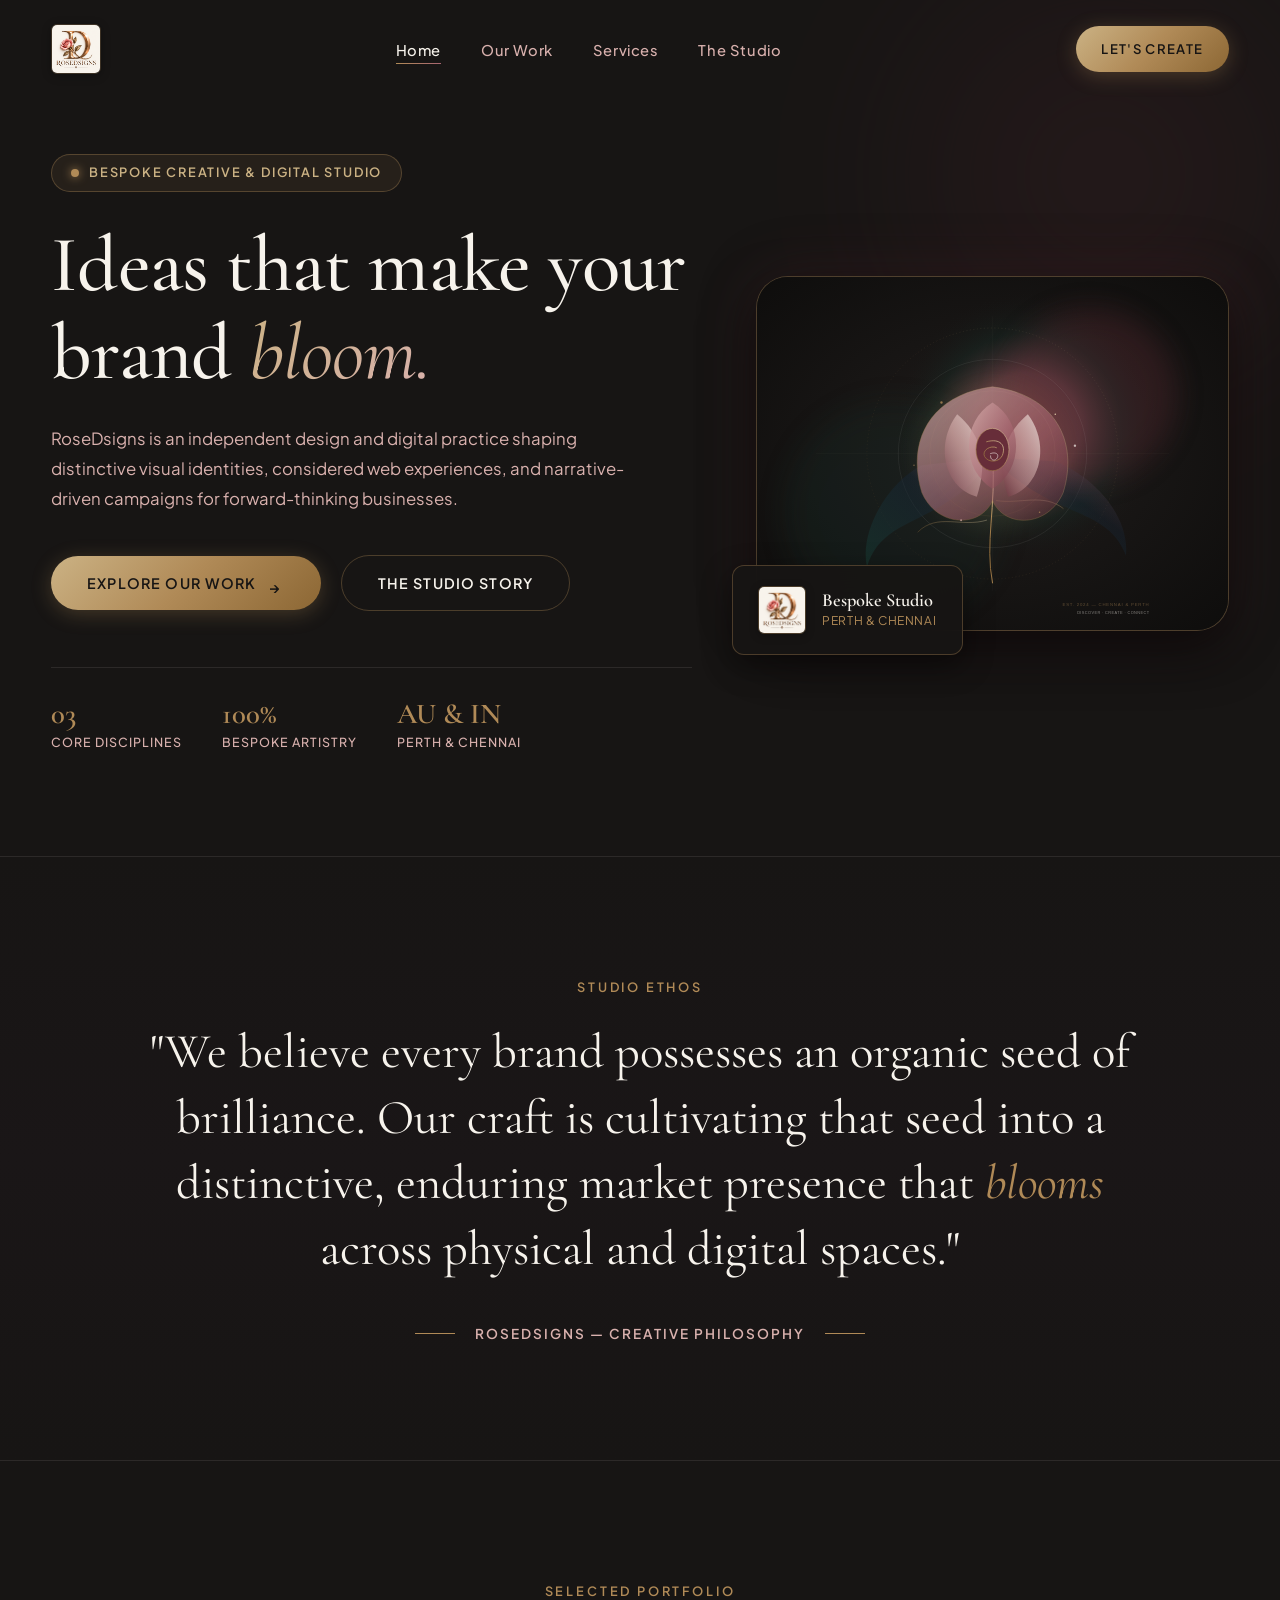
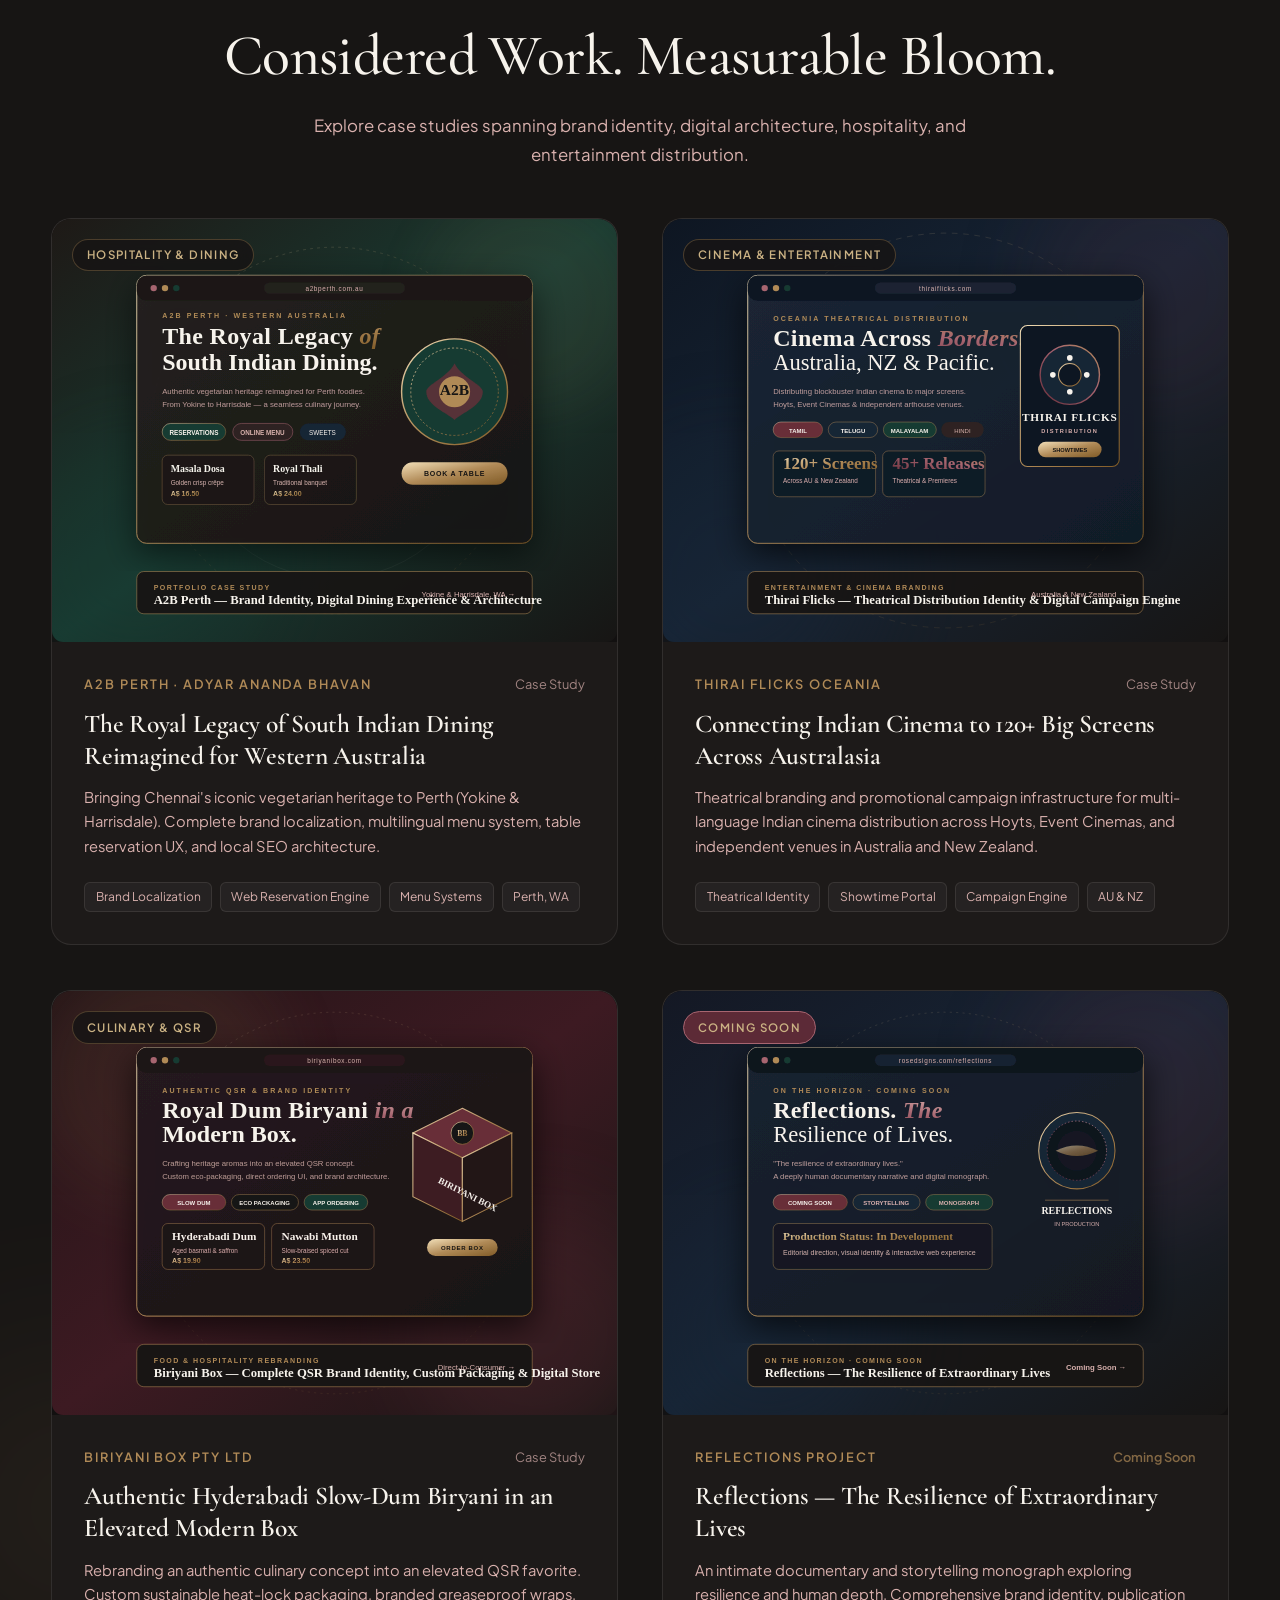
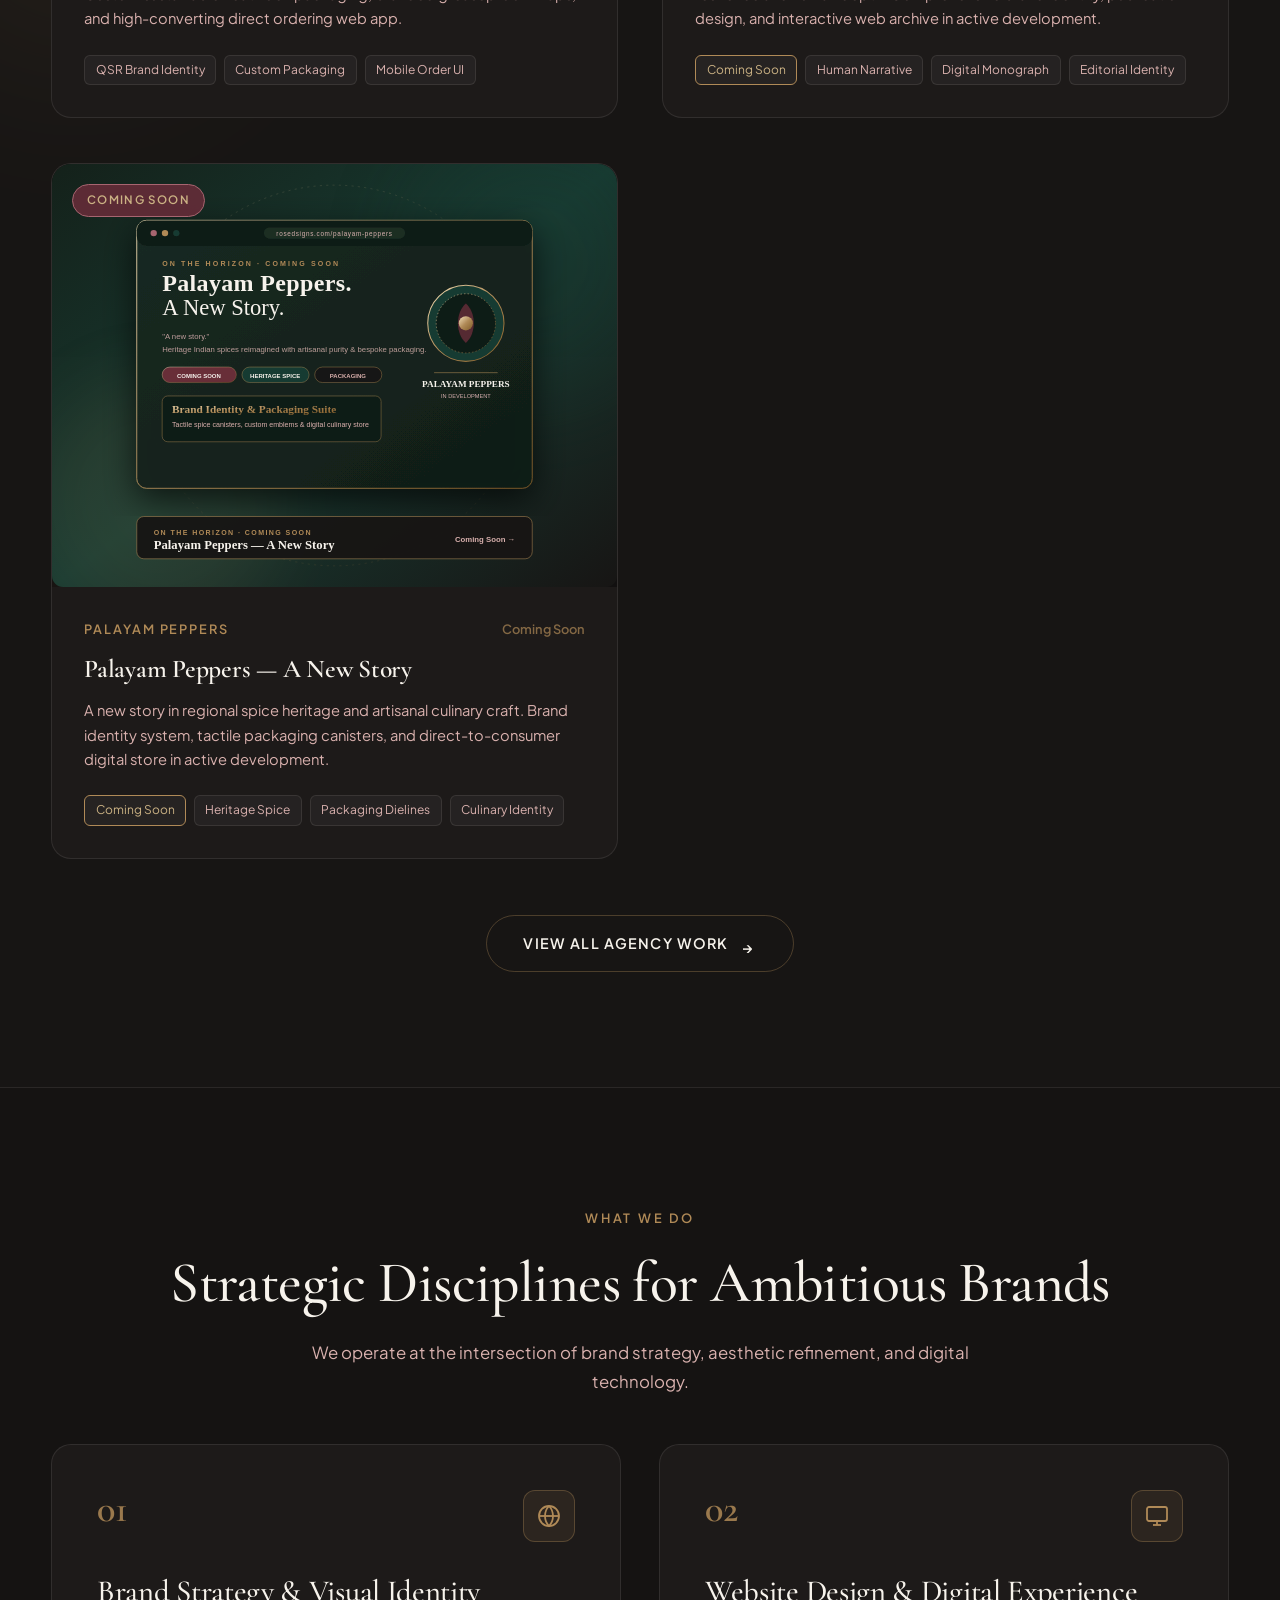
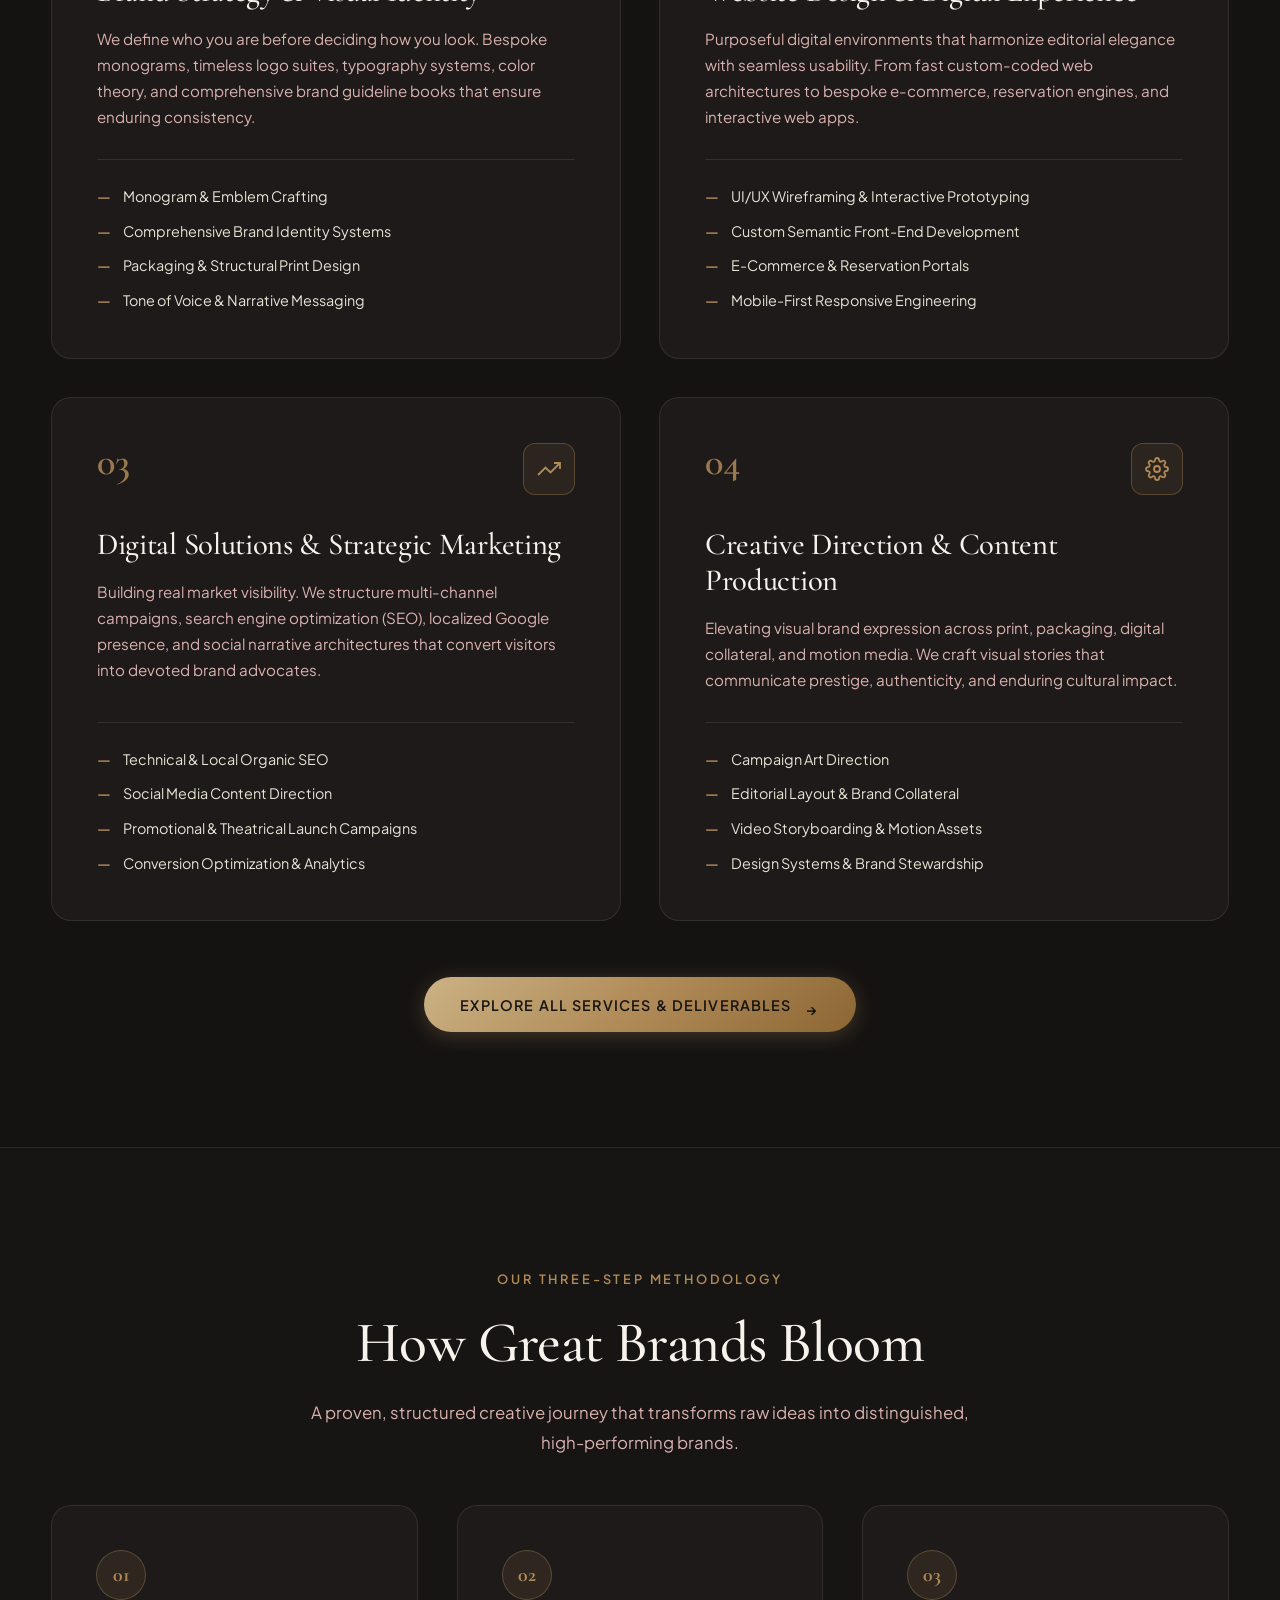
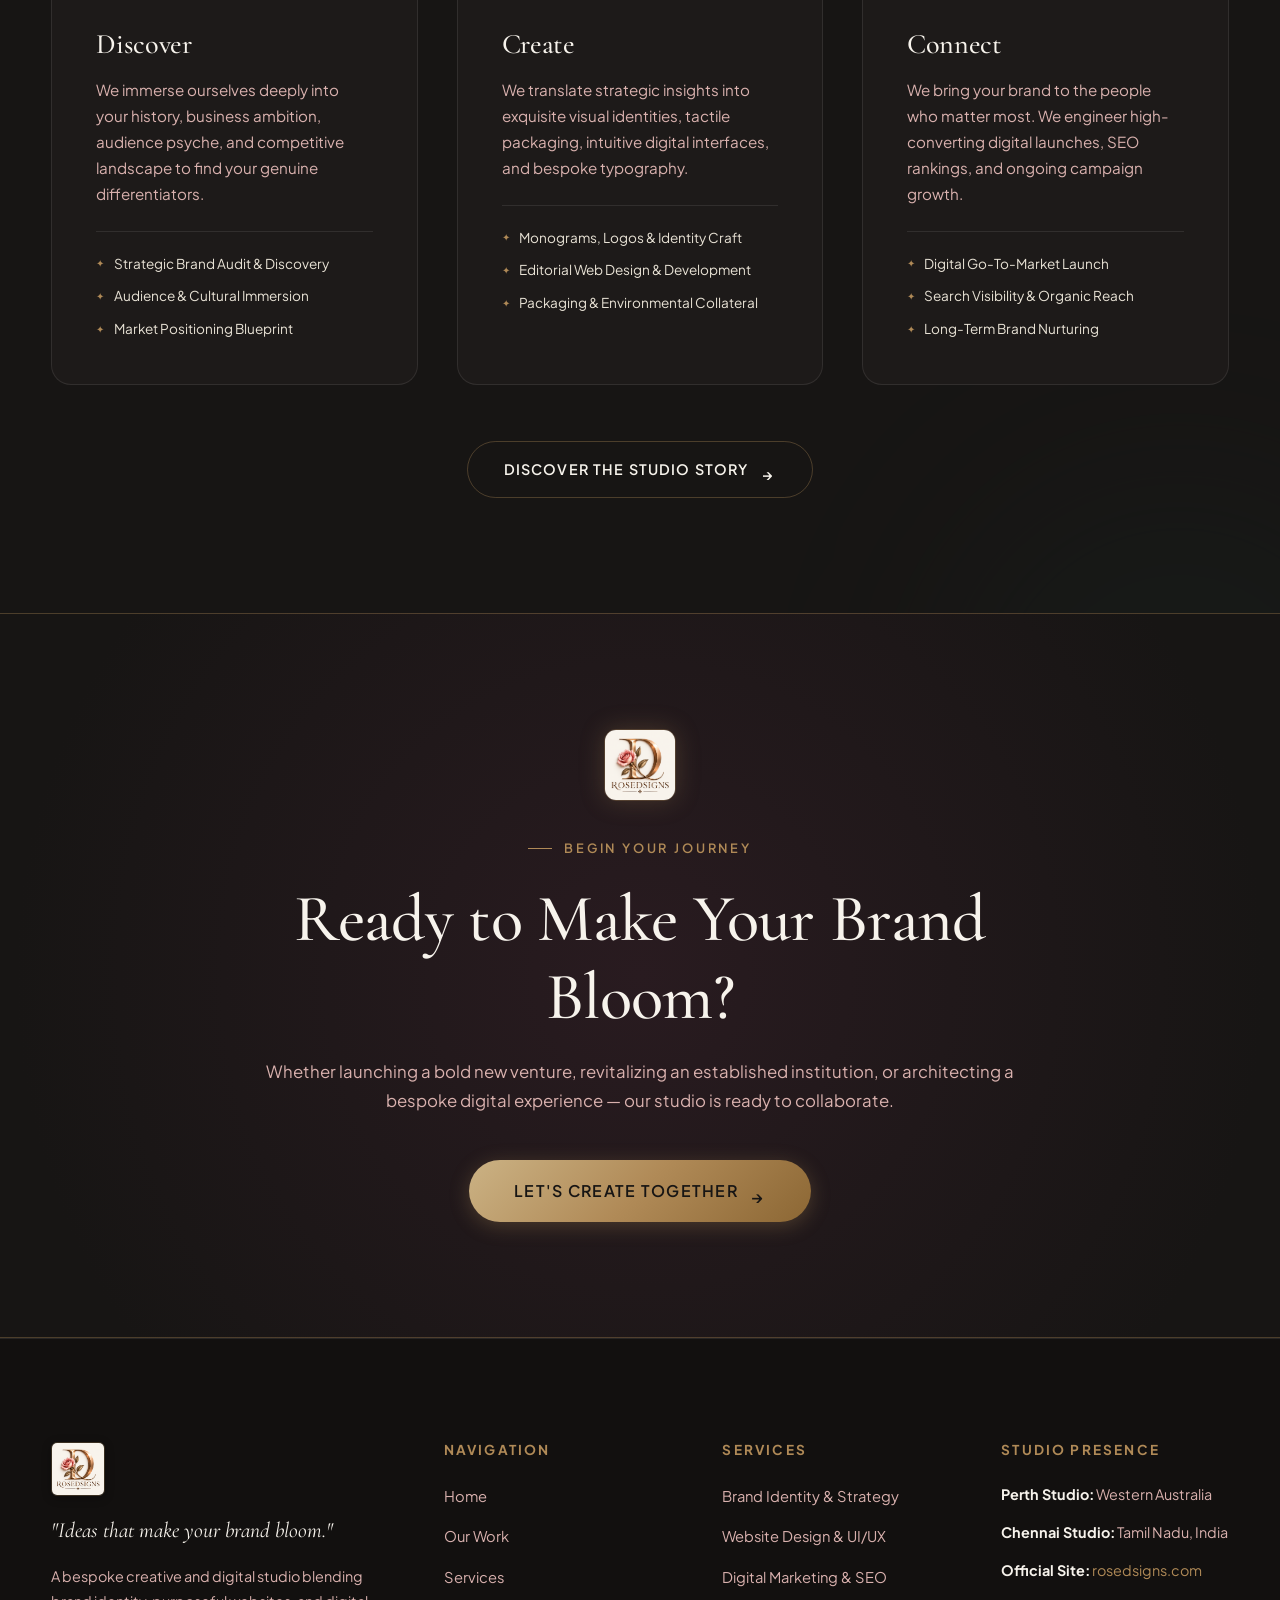
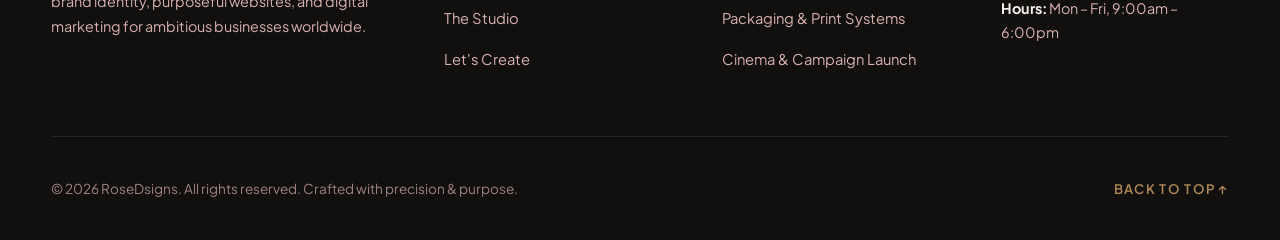
<file: index.html>
<!DOCTYPE html>
<html lang="en">

<head>
  <meta charset="UTF-8">
  <meta name="viewport" content="width=device-width, initial-scale=1.0">
  <title>RoseDsigns — Creative &amp; Digital Studio | Ideas That Make Your Brand Bloom</title>
  <meta name="description"
    content="RoseDsigns is a bespoke creative and digital studio blending brand identity, purposeful websites, and digital marketing for ambitious businesses in Perth, Chennai, and worldwide.">
  <meta name="keywords"
    content="RoseDsigns, creative studio, brand identity, web design Perth, web development, digital marketing, packaging design, Perth, Chennai">
  <link rel="icon" type="image/png" href="assets/logo.png">

  <!-- Open Graph / Meta -->
  <meta property="og:type" content="website">
  <meta property="og:url" content="https://rosedsigns.com/">
  <meta property="og:title" content="RoseDsigns — Creative &amp; Digital Studio">
  <meta property="og:description"
    content="Ideas that make your brand bloom. Bespoke brand strategy, considered websites, and stories that connect.">
  <meta property="og:image" content="assets/images/hero-bloom.svg">

  <!-- Core Stylesheet -->
  <link rel="stylesheet" href="css/styles.css">
</head>

<body>

  <!-- Ambient Atmospheric Glows -->
  <div class="ambient-glow ambient-glow-burgundy" style="width: 550px; height: 550px; top: -100px; right: -100px;">
  </div>
  <div class="ambient-glow ambient-glow-gold" style="width: 450px; height: 450px; top: 35%; left: -150px;"></div>
  <div class="ambient-glow ambient-glow-green" style="width: 600px; height: 600px; bottom: 10%; right: -200px;"></div>

  <!-- Header / Navigation -->
  <header class="header">
    <div class="container nav-container">
      <!-- Brand Logo -->
      <a href="index.html" class="brand-logo-link" aria-label="RoseDsigns Home">
        <img src="assets/logo.png" alt="RoseDsigns Logo" class="brand-logo-img">
      </a>

      <!-- Desktop Navigation Menu -->
      <nav aria-label="Primary Navigation">
        <ul class="nav-menu">
          <li><a href="index.html" class="nav-link active">Home</a></li>
          <li><a href="work.html" class="nav-link">Our Work</a></li>
          <li><a href="services.html" class="nav-link">Services</a></li>
          <li><a href="studio.html" class="nav-link">The Studio</a></li>
        </ul>
      </nav>

      <!-- Desktop Header Actions -->
      <div class="nav-actions">
        <a href="contact.html" class="btn btn-primary nav-cta-btn">Let's Create</a>
        <!-- Mobile Hamburger Toggle -->
        <button class="hamburger-btn" aria-label="Toggle mobile menu" aria-expanded="false">
          <span class="hamburger-line"></span>
          <span class="hamburger-line"></span>
          <span class="hamburger-line"></span>
        </button>
      </div>
    </div>
  </header>

  <!-- Mobile Navigation Drawer -->
  <div class="mobile-nav-drawer" aria-label="Mobile Navigation">
    <div class="mobile-nav-brand">
      <a href="index.html" aria-label="RoseDsigns Home">
        <img src="assets/logo.png" alt="RoseDsigns Logo" class="mobile-brand-logo-img">
      </a>
    </div>
    <ul class="mobile-nav-menu">
      <li><a href="index.html" class="mobile-nav-link active">Home</a></li>
      <li><a href="work.html" class="mobile-nav-link">Our Work</a></li>
      <li><a href="services.html" class="mobile-nav-link">Services</a></li>
      <li><a href="studio.html" class="mobile-nav-link">The Studio</a></li>
      <li><a href="contact.html" class="mobile-nav-link">Let's Create</a></li>
    </ul>

    <div class="mobile-nav-meta">
      <p>EST. 2024 — Perth &amp; Chennai</p>
      <p>Official Website: <a href="https://rosedsigns.com/" target="_blank" rel="noopener">rosedsigns.com</a></p>
      <p>Inquiries: <a href="contact.html">Initiate a Project Brief</a></p>
    </div>
  </div>

  <main>
    <!-- Hero Section -->
    <section class="section section-hero">
      <div class="container hero-wrapper">
        <div class="hero-content reveal-fade-up">
          <div class="hero-badge">
            <span class="hero-badge-dot"></span>
            <span class="hero-badge-text">Bespoke Creative &amp; Digital Studio</span>
          </div>

          <h1 class="hero-headline">
            Ideas that make your brand <span class="serif-accent">bloom.</span>
          </h1>

          <p class="hero-description">
            RoseDsigns is an independent design and digital practice shaping distinctive visual identities, considered
            web experiences, and narrative-driven campaigns for forward-thinking businesses.
          </p>

          <div class="hero-actions">
            <a href="work.html" class="btn btn-primary">
              Explore Our Work
              <span class="btn-arrow-icon">→</span>
            </a>
            <a href="studio.html" class="btn btn-outline">
              The Studio Story
            </a>
          </div>

          <div class="hero-stats-strip">
            <div class="hero-stat-item">
              <span class="hero-stat-number">03</span>
              <span class="hero-stat-label">Core Disciplines</span>
            </div>
            <div class="hero-stat-item">
              <span class="hero-stat-number">100%</span>
              <span class="hero-stat-label">Bespoke Artistry</span>
            </div>
            <div class="hero-stat-item">
              <span class="hero-stat-number">AU &amp; IN</span>
              <span class="hero-stat-label">Perth &amp; Chennai</span>
            </div>
          </div>
        </div>

        <div class="hero-media reveal-fade-up">
          <div class="hero-media-frame">
            <img src="assets/images/hero-bloom.svg" alt="RoseDsigns Botanical Brand Bloom Artwork"
              class="hero-media-img" width="1200" height="900">
          </div>

          <div class="hero-floating-card">
            <img src="assets/logo.png" alt="RoseDsigns Logo" class="hero-floating-emblem">
            <div>
              <div class="hero-floating-title">Bespoke Studio</div>
              <div class="hero-floating-subtitle">Perth &amp; Chennai</div>
            </div>
          </div>
        </div>
      </div>
    </section>

    <!-- Brand Manifesto Banner -->
    <section class="section manifesto-section">
      <div class="container text-center reveal-fade-up">
        <span class="section-tagline">Studio Ethos</span>
        <blockquote class="manifesto-quote">
          "We believe every brand possesses an organic seed of brilliance. Our craft is cultivating that seed into a
          distinctive, enduring market presence that <em>blooms</em> across physical and digital spaces."
        </blockquote>
        <div class="manifesto-author-box">
          <span class="manifesto-author-line"></span>
          <span class="manifesto-author-text">RoseDsigns — Creative Philosophy</span>
          <span class="manifesto-author-line"></span>
        </div>
      </div>
    </section>

    <!-- Selected Work Showcase -->
    <section class="section" id="featured-work">
      <div class="container">
        <div class="text-center reveal-fade-up">
          <span class="section-tagline">Selected Portfolio</span>
          <h2 class="section-title">Considered Work. Measurable Bloom.</h2>
          <p class="section-subtitle">
            Explore case studies spanning brand identity, digital architecture, hospitality, and entertainment
            distribution.
          </p>
        </div>

        <div class="portfolio-grid">
          <!-- Project 1: A2B Perth -->
          <article class="portfolio-card reveal-fade-up" data-project-id="a2b-perth"
            data-category="branding website hospitality">
            <div class="portfolio-thumb-wrapper">
              <span class="portfolio-category-badge">Hospitality &amp; Dining</span>
              <span class="portfolio-hover-indicator">↗</span>
              <img src="assets/images/project-a2b.svg" alt="A2B Perth — Brand Identity &amp; Digital Dining"
                class="portfolio-thumb" loading="lazy">
            </div>
            <div class="portfolio-body">
              <div>
                <div class="portfolio-meta-row">
                  <span class="portfolio-client">A2B Perth · Adyar Ananda Bhavan</span>
                  <span class="portfolio-year">Case Study</span>
                </div>
                <h3 class="portfolio-title">The Royal Legacy of South Indian Dining Reimagined for Western Australia
                </h3>
                <p class="portfolio-desc">
                  Bringing Chennai's iconic vegetarian heritage to Perth (Yokine &amp; Harrisdale). Complete brand
                  localization, multilingual menu system, table reservation UX, and local SEO architecture.
                </p>
              </div>
              <div class="portfolio-tags">
                <span class="portfolio-tag">Brand Localization</span>
                <span class="portfolio-tag">Web Reservation Engine</span>
                <span class="portfolio-tag">Menu Systems</span>
                <span class="portfolio-tag">Perth, WA</span>
              </div>
            </div>
          </article>

          <!-- Project 2: Thirai Flicks -->
          <article class="portfolio-card reveal-fade-up" data-project-id="thirai-flicks"
            data-category="branding digital entertainment">
            <div class="portfolio-thumb-wrapper">
              <span class="portfolio-category-badge">Cinema &amp; Entertainment</span>
              <span class="portfolio-hover-indicator">↗</span>
              <img src="assets/images/project-thirai.svg" alt="Thirai Flicks — Theatrical Film Distribution Platform"
                class="portfolio-thumb" loading="lazy">
            </div>
            <div class="portfolio-body">
              <div>
                <div class="portfolio-meta-row">
                  <span class="portfolio-client">Thirai Flicks Oceania</span>
                  <span class="portfolio-year">Case Study</span>
                </div>
                <h3 class="portfolio-title">Connecting Indian Cinema to 120+ Big Screens Across Australasia</h3>
                <p class="portfolio-desc">
                  Theatrical branding and promotional campaign infrastructure for multi-language Indian cinema
                  distribution across Hoyts, Event Cinemas, and independent venues in Australia and New Zealand.
                </p>
              </div>
              <div class="portfolio-tags">
                <span class="portfolio-tag">Theatrical Identity</span>
                <span class="portfolio-tag">Showtime Portal</span>
                <span class="portfolio-tag">Campaign Engine</span>
                <span class="portfolio-tag">AU &amp; NZ</span>
              </div>
            </div>
          </article>

          <!-- Project 3: Biriyani Box -->
          <article class="portfolio-card reveal-fade-up" data-project-id="biriyani-box"
            data-category="branding website hospitality">
            <div class="portfolio-thumb-wrapper">
              <span class="portfolio-category-badge">Culinary &amp; QSR</span>
              <span class="portfolio-hover-indicator">↗</span>
              <img src="assets/images/project-biriyani.svg" alt="Biriyani Box — Authentic QSR Culinary Brand"
                class="portfolio-thumb" loading="lazy">
            </div>
            <div class="portfolio-body">
              <div>
                <div class="portfolio-meta-row">
                  <span class="portfolio-client">Biriyani Box Pty Ltd</span>
                  <span class="portfolio-year">Case Study</span>
                </div>
                <h3 class="portfolio-title">Authentic Hyderabadi Slow-Dum Biryani in an Elevated Modern Box</h3>
                <p class="portfolio-desc">
                  Rebranding an authentic culinary concept into an elevated QSR favorite. Custom sustainable heat-lock
                  packaging, branded greaseproof wraps, and high-converting direct ordering web app.
                </p>
              </div>
              <div class="portfolio-tags">
                <span class="portfolio-tag">QSR Brand Identity</span>
                <span class="portfolio-tag">Custom Packaging</span>
                <span class="portfolio-tag">Mobile Order UI</span>
              </div>
            </div>
          </article>

          <!-- Project 4: Reflections (Coming Soon) -->
          <article class="portfolio-card portfolio-card-coming-soon reveal-fade-up" data-project-id="reflections"
            data-category="branding digital entertainment coming-soon">
            <div class="portfolio-thumb-wrapper">
              <span class="portfolio-category-badge"
                style="background: rgba(103, 45, 57, 0.88); border-color: var(--color-antique-rose);">Coming Soon</span>
              <span class="portfolio-hover-indicator">↗</span>
              <img src="assets/images/project-reflections.svg" alt="Reflections — The Resilience of Extraordinary Lives"
                class="portfolio-thumb" loading="lazy">
            </div>
            <div class="portfolio-body">
              <div>
                <div class="portfolio-meta-row">
                  <span class="portfolio-client">Reflections Project</span>
                  <span class="portfolio-year" style="color: var(--color-antique-gold); font-weight: 600;">Coming
                    Soon</span>
                </div>
                <h3 class="portfolio-title">Reflections — The Resilience of Extraordinary Lives</h3>
                <p class="portfolio-desc">
                  An intimate documentary and storytelling monograph exploring resilience and human depth. Comprehensive
                  brand identity, publication design, and interactive web archive in active development.
                </p>
              </div>
              <div class="portfolio-tags">
                <span class="portfolio-tag"
                  style="border-color: var(--color-antique-gold); color: var(--color-antique-gold-light);">Coming
                  Soon</span>
                <span class="portfolio-tag">Human Narrative</span>
                <span class="portfolio-tag">Digital Monograph</span>
                <span class="portfolio-tag">Editorial Identity</span>
              </div>
            </div>
          </article>

          <!-- Project 5: Palayam Peppers (Coming Soon) -->
          <article class="portfolio-card portfolio-card-coming-soon reveal-fade-up" data-project-id="palayam-peppers"
            data-category="branding website hospitality coming-soon">
            <div class="portfolio-thumb-wrapper">
              <span class="portfolio-category-badge"
                style="background: rgba(103, 45, 57, 0.88); border-color: var(--color-antique-rose);">Coming Soon</span>
              <span class="portfolio-hover-indicator">↗</span>
              <img src="assets/images/project-palayam.svg" alt="Palayam Peppers — A New Story" class="portfolio-thumb"
                loading="lazy">
            </div>
            <div class="portfolio-body">
              <div>
                <div class="portfolio-meta-row">
                  <span class="portfolio-client">Palayam Peppers</span>
                  <span class="portfolio-year" style="color: var(--color-antique-gold); font-weight: 600;">Coming
                    Soon</span>
                </div>
                <h3 class="portfolio-title">Palayam Peppers — A New Story</h3>
                <p class="portfolio-desc">
                  A new story in regional spice heritage and artisanal culinary craft. Brand identity system, tactile
                  packaging canisters, and direct-to-consumer digital store in active development.
                </p>
              </div>
              <div class="portfolio-tags">
                <span class="portfolio-tag"
                  style="border-color: var(--color-antique-gold); color: var(--color-antique-gold-light);">Coming
                  Soon</span>
                <span class="portfolio-tag">Heritage Spice</span>
                <span class="portfolio-tag">Packaging Dielines</span>
                <span class="portfolio-tag">Culinary Identity</span>
              </div>
            </div>
          </article>
        </div>

        <div class="text-center" style="margin-top: 3.5rem;">
          <a href="work.html" class="btn btn-outline">
            View All Agency Work
            <span class="btn-arrow-icon">→</span>
          </a>
        </div>
      </div>
    </section>

    <!-- Core Capabilities / Services Overview -->
    <section class="section"
      style="background: #151312; border-top: 1px solid var(--border-subtle); border-bottom: 1px solid var(--border-subtle);">
      <div class="container">
        <div class="text-center reveal-fade-up">
          <span class="section-tagline">What We Do</span>
          <h2 class="section-title">Strategic Disciplines for Ambitious Brands</h2>
          <p class="section-subtitle">
            We operate at the intersection of brand strategy, aesthetic refinement, and digital technology.
          </p>
        </div>

        <div class="services-grid">
          <!-- Service 1 -->
          <div class="service-card reveal-fade-up">
            <div class="service-header">
              <span class="service-num">01</span>
              <div class="service-icon-box">
                <svg width="24" height="24" viewBox="0 0 24 24" fill="none" stroke="currentColor" stroke-width="1.8">
                  <circle cx="12" cy="12" r="10" />
                  <path d="M12 2a14.5 14.5 0 0 0 0 20 14.5 14.5 0 0 0 0-20" />
                  <path d="M2 12h20" />
                </svg>
              </div>
            </div>
            <h3 class="service-title">Brand Strategy &amp; Visual Identity</h3>
            <p class="service-description">
              We define who you are before deciding how you look. Bespoke monograms, timeless logo suites, typography
              systems, color theory, and comprehensive brand guideline books that ensure enduring consistency.
            </p>
            <ul class="service-deliverables">
              <li class="service-deliverable-item">Monogram &amp; Emblem Crafting</li>
              <li class="service-deliverable-item">Comprehensive Brand Identity Systems</li>
              <li class="service-deliverable-item">Packaging &amp; Structural Print Design</li>
              <li class="service-deliverable-item">Tone of Voice &amp; Narrative Messaging</li>
            </ul>
          </div>

          <!-- Service 2 -->
          <div class="service-card reveal-fade-up">
            <div class="service-header">
              <span class="service-num">02</span>
              <div class="service-icon-box">
                <svg width="24" height="24" viewBox="0 0 24 24" fill="none" stroke="currentColor" stroke-width="1.8">
                  <rect x="2" y="3" width="20" height="14" rx="2" ry="2" />
                  <line x1="8" y1="21" x2="16" y2="21" />
                  <line x1="12" y1="17" x2="12" y2="21" />
                </svg>
              </div>
            </div>
            <h3 class="service-title">Website Design &amp; Digital Experience</h3>
            <p class="service-description">
              Purposeful digital environments that harmonize editorial elegance with seamless usability. From fast
              custom-coded web architectures to bespoke e-commerce, reservation engines, and interactive web apps.
            </p>
            <ul class="service-deliverables">
              <li class="service-deliverable-item">UI/UX Wireframing &amp; Interactive Prototyping</li>
              <li class="service-deliverable-item">Custom Semantic Front-End Development</li>
              <li class="service-deliverable-item">E-Commerce &amp; Reservation Portals</li>
              <li class="service-deliverable-item">Mobile-First Responsive Engineering</li>
            </ul>
          </div>

          <!-- Service 3 -->
          <div class="service-card reveal-fade-up">
            <div class="service-header">
              <span class="service-num">03</span>
              <div class="service-icon-box">
                <svg width="24" height="24" viewBox="0 0 24 24" fill="none" stroke="currentColor" stroke-width="1.8">
                  <path d="M23 6l-9.5 9.5-5-5L1 18" />
                  <path d="M17 6h6v6" />
                </svg>
              </div>
            </div>
            <h3 class="service-title">Digital Solutions &amp; Strategic Marketing</h3>
            <p class="service-description">
              Building real market visibility. We structure multi-channel campaigns, search engine optimization (SEO),
              localized Google presence, and social narrative architectures that convert visitors into devoted brand
              advocates.
            </p>
            <ul class="service-deliverables">
              <li class="service-deliverable-item">Technical &amp; Local Organic SEO</li>
              <li class="service-deliverable-item">Social Media Content Direction</li>
              <li class="service-deliverable-item">Promotional &amp; Theatrical Launch Campaigns</li>
              <li class="service-deliverable-item">Conversion Optimization &amp; Analytics</li>
            </ul>
          </div>

          <!-- Service 4 -->
          <div class="service-card reveal-fade-up">
            <div class="service-header">
              <span class="service-num">04</span>
              <div class="service-icon-box">
                <svg width="24" height="24" viewBox="0 0 24 24" fill="none" stroke="currentColor" stroke-width="1.8">
                  <circle cx="12" cy="12" r="3" />
                  <path
                    d="M19.4 15a1.65 1.65 0 0 0 .33 1.82l.06.06a2 2 0 0 1 0 2.83 2 2 0 0 1-2.83 0l-.06-.06a1.65 1.65 0 0 0-1.82-.33 1.65 1.65 0 0 0-1 1.51V21a2 2 0 0 1-2 2 2 2 0 0 1-2-2v-.09A1.65 1.65 0 0 0 9 19.4a1.65 1.65 0 0 0-1.82.33l-.06.06a2 2 0 0 1-2.83 0 2 2 0 0 1 0-2.83l.06-.06a1.65 1.65 0 0 0 .33-1.82 1.65 1.65 0 0 0-1.51-1H3a2 2 0 0 1-2-2 2 2 0 0 1 2-2h.09A1.65 1.65 0 0 0 4.6 9a1.65 1.65 0 0 0-.33-1.82l-.06-.06a2 2 0 0 1 0-2.83 2 2 0 0 1 2.83 0l.06.06a1.65 1.65 0 0 0 1.82.33H9a1.65 1.65 0 0 0 1-1.51V3a2 2 0 0 1 2-2 2 2 0 0 1 2 2v.09a1.65 1.65 0 0 0 1 1.51 1.65 1.65 0 0 0 1.82-.33l.06-.06a2 2 0 0 1 2.83 0 2 2 0 0 1 0 2.83l-.06.06a1.65 1.65 0 0 0-.33 1.82V9a1.65 1.65 0 0 0 1.51 1H21a2 2 0 0 1 2 2 2 2 0 0 1-2 2h-.09a1.65 1.65 0 0 0-1.51 1z" />
                </svg>
              </div>
            </div>
            <h3 class="service-title">Creative Direction &amp; Content Production</h3>
            <p class="service-description">
              Elevating visual brand expression across print, packaging, digital collateral, and motion media. We craft
              visual stories that communicate prestige, authenticity, and enduring cultural impact.
            </p>
            <ul class="service-deliverables">
              <li class="service-deliverable-item">Campaign Art Direction</li>
              <li class="service-deliverable-item">Editorial Layout &amp; Brand Collateral</li>
              <li class="service-deliverable-item">Video Storyboarding &amp; Motion Assets</li>
              <li class="service-deliverable-item">Design Systems &amp; Brand Stewardship</li>
            </ul>
          </div>
        </div>

        <div class="text-center" style="margin-top: 3.5rem;">
          <a href="services.html" class="btn btn-primary">
            Explore All Services &amp; Deliverables
            <span class="btn-arrow-icon">→</span>
          </a>
        </div>
      </div>
    </section>

    <!-- The 3-Step Process (Discover, Create, Connect) -->
    <section class="section">
      <div class="container">
        <div class="text-center reveal-fade-up">
          <span class="section-tagline">Our Three-Step Methodology</span>
          <h2 class="section-title">How Great Brands Bloom</h2>
          <p class="section-subtitle">
            A proven, structured creative journey that transforms raw ideas into distinguished, high-performing brands.
          </p>
        </div>

        <div class="process-grid">
          <!-- Step 01 -->
          <div class="process-card reveal-fade-up">
            <span class="process-step-indicator">01</span>
            <h3 class="process-title">Discover</h3>
            <p class="process-desc">
              We immerse ourselves deeply into your history, business ambition, audience psyche, and competitive
              landscape to find your genuine differentiators.
            </p>
            <ul class="process-highlights">
              <li class="process-highlight-item">Strategic Brand Audit &amp; Discovery</li>
              <li class="process-highlight-item">Audience &amp; Cultural Immersion</li>
              <li class="process-highlight-item">Market Positioning Blueprint</li>
            </ul>
          </div>

          <!-- Step 02 -->
          <div class="process-card reveal-fade-up">
            <span class="process-step-indicator">02</span>
            <h3 class="process-title">Create</h3>
            <p class="process-desc">
              We translate strategic insights into exquisite visual identities, tactile packaging, intuitive digital
              interfaces, and bespoke typography.
            </p>
            <ul class="process-highlights">
              <li class="process-highlight-item">Monograms, Logos &amp; Identity Craft</li>
              <li class="process-highlight-item">Editorial Web Design &amp; Development</li>
              <li class="process-highlight-item">Packaging &amp; Environmental Collateral</li>
            </ul>
          </div>

          <!-- Step 03 -->
          <div class="process-card reveal-fade-up">
            <span class="process-step-indicator">03</span>
            <h3 class="process-title">Connect</h3>
            <p class="process-desc">
              We bring your brand to the people who matter most. We engineer high-converting digital launches, SEO
              rankings, and ongoing campaign growth.
            </p>
            <ul class="process-highlights">
              <li class="process-highlight-item">Digital Go-To-Market Launch</li>
              <li class="process-highlight-item">Search Visibility &amp; Organic Reach</li>
              <li class="process-highlight-item">Long-Term Brand Nurturing</li>
            </ul>
          </div>
        </div>

        <div class="text-center" style="margin-top: 3.5rem;">
          <a href="studio.html" class="btn btn-outline">
            Discover The Studio Story
            <span class="btn-arrow-icon">→</span>
          </a>
        </div>
      </div>
    </section>

    <!-- Let's Create CTA Banner -->
    <section class="section cta-banner-section">
      <div class="container">
        <div class="cta-banner-wrapper reveal-fade-up">
          <img src="assets/logo.png" alt="RoseDsigns Logo" class="cta-banner-emblem">
          <span class="section-tagline">Begin Your Journey</span>
          <h2 class="cta-banner-title">Ready to Make Your Brand Bloom?</h2>
          <p class="cta-banner-desc">
            Whether launching a bold new venture, revitalizing an established institution, or architecting a bespoke
            digital experience — our studio is ready to collaborate.
          </p>
          <a href="contact.html" class="btn btn-primary" style="font-size: 1rem; padding: 1.1rem 2.8rem;">
            Let's Create Together
            <span class="btn-arrow-icon">→</span>
          </a>
        </div>
      </div>
    </section>
  </main>

  <!-- Interactive Project Details Modal -->
  <div class="case-modal-overlay" aria-modal="true" role="dialog" aria-label="Project Case Study Details">
    <div class="case-modal-container">
      <button class="case-modal-close" aria-label="Close Case Study Details">&times;</button>
      <div class="case-modal-hero">
        <img src="assets/images/project-a2b.svg" alt="Case Study Hero" class="case-modal-hero-img">
      </div>
      <div class="case-modal-content">
        <div class="case-modal-header">
          <div class="case-modal-category">Hospitality &amp; Dining</div>
          <h2 class="case-modal-title">A2B Perth — Adyar Ananda Bhavan</h2>
        </div>

        <div class="case-modal-meta-grid">
          <div>
            <div class="case-meta-label">Client</div>
            <div class="case-meta-value case-meta-client">A2B Western Australia</div>
          </div>
          <div>
            <div class="case-meta-label">Timeline</div>
            <div class="case-meta-value case-meta-timeline">12 Weeks</div>
          </div>
          <div>
            <div class="case-meta-label">Location</div>
            <div class="case-meta-value case-meta-location">Perth, WA</div>
          </div>
        </div>

        <div class="case-modal-section">
          <h3 class="case-section-heading">Overview</h3>
          <p class="case-modal-overview"></p>
        </div>

        <div class="case-modal-section">
          <h3 class="case-section-heading">The Challenge</h3>
          <p class="case-modal-challenge"></p>
        </div>

        <div class="case-modal-section">
          <h3 class="case-section-heading">The RoseDsigns Solution</h3>
          <p class="case-modal-solution"></p>
        </div>

        <div class="case-modal-section">
          <h3 class="case-section-heading">Key Deliverables</h3>
          <ul class="case-modal-deliverables-list"></ul>
        </div>

        <div class="case-modal-section">
          <h3 class="case-section-heading">Client Outcome &amp; Impact</h3>
          <p class="case-modal-outcome" style="color: var(--color-antique-gold-light); font-weight: 500;"></p>
        </div>
      </div>
    </div>
  </div>

  <!-- Consistent Footer -->
  <footer class="footer">
    <div class="container">
      <div class="footer-top">
        <!-- Brand Info -->
        <div class="footer-brand">
          <a href="index.html" aria-label="RoseDsigns Home">
            <img src="assets/logo.png" alt="RoseDsigns" class="footer-logo">
          </a>
          <p class="footer-tagline">"Ideas that make your brand bloom."</p>
          <p class="footer-desc">
            A bespoke creative and digital studio blending brand identity, purposeful websites, and digital marketing
            for ambitious businesses worldwide.
          </p>
        </div>

        <!-- Quick Navigation -->
        <div>
          <h4 class="footer-column-title">Navigation</h4>
          <ul class="footer-links-list">
            <li><a href="index.html" class="footer-link">Home</a></li>
            <li><a href="work.html" class="footer-link">Our Work</a></li>
            <li><a href="services.html" class="footer-link">Services</a></li>
            <li><a href="studio.html" class="footer-link">The Studio</a></li>
            <li><a href="contact.html" class="footer-link">Let's Create</a></li>
          </ul>
        </div>

        <!-- Core Services -->
        <div>
          <h4 class="footer-column-title">Services</h4>
          <ul class="footer-links-list">
            <li><a href="services.html#branding" class="footer-link">Brand Identity &amp; Strategy</a></li>
            <li><a href="services.html#web-design" class="footer-link">Website Design &amp; UI/UX</a></li>
            <li><a href="services.html#digital-solutions" class="footer-link">Digital Marketing &amp; SEO</a></li>
            <li><a href="services.html#packaging" class="footer-link">Packaging &amp; Print Systems</a></li>
            <li><a href="services.html#campaigns" class="footer-link">Cinema &amp; Campaign Launch</a></li>
          </ul>
        </div>

        <!-- Studio Presence -->
        <div>
          <h4 class="footer-column-title">Studio Presence</h4>
          <ul class="footer-links-list">
            <li class="footer-desc"><strong style="color: var(--color-ivory);">Perth Studio:</strong> Western Australia
            </li>
            <li class="footer-desc"><strong style="color: var(--color-ivory);">Chennai Studio:</strong> Tamil Nadu,
              India</li>
            <li class="footer-desc"><strong style="color: var(--color-ivory);">Official Site:</strong> <a
                href="https://rosedsigns.com/" target="_blank" rel="noopener"
                style="color: var(--color-antique-gold);">rosedsigns.com</a></li>
            <li class="footer-desc"><strong style="color: var(--color-ivory);">Hours:</strong> Mon – Fri, 9:00am –
              6:00pm</li>
          </ul>
        </div>
      </div>

      <div class="footer-bottom">
        <div class="footer-copyright">
          &copy; 2026 RoseDsigns. All rights reserved. Crafted with precision &amp; purpose.
        </div>
        <button class="footer-back-to-top" aria-label="Scroll back to top">
          Back to Top ↑
        </button>
      </div>
    </div>
  </footer>

  <!-- Core JavaScript -->
  <script src="js/main.js"></script>
</body>

</html>
</file>
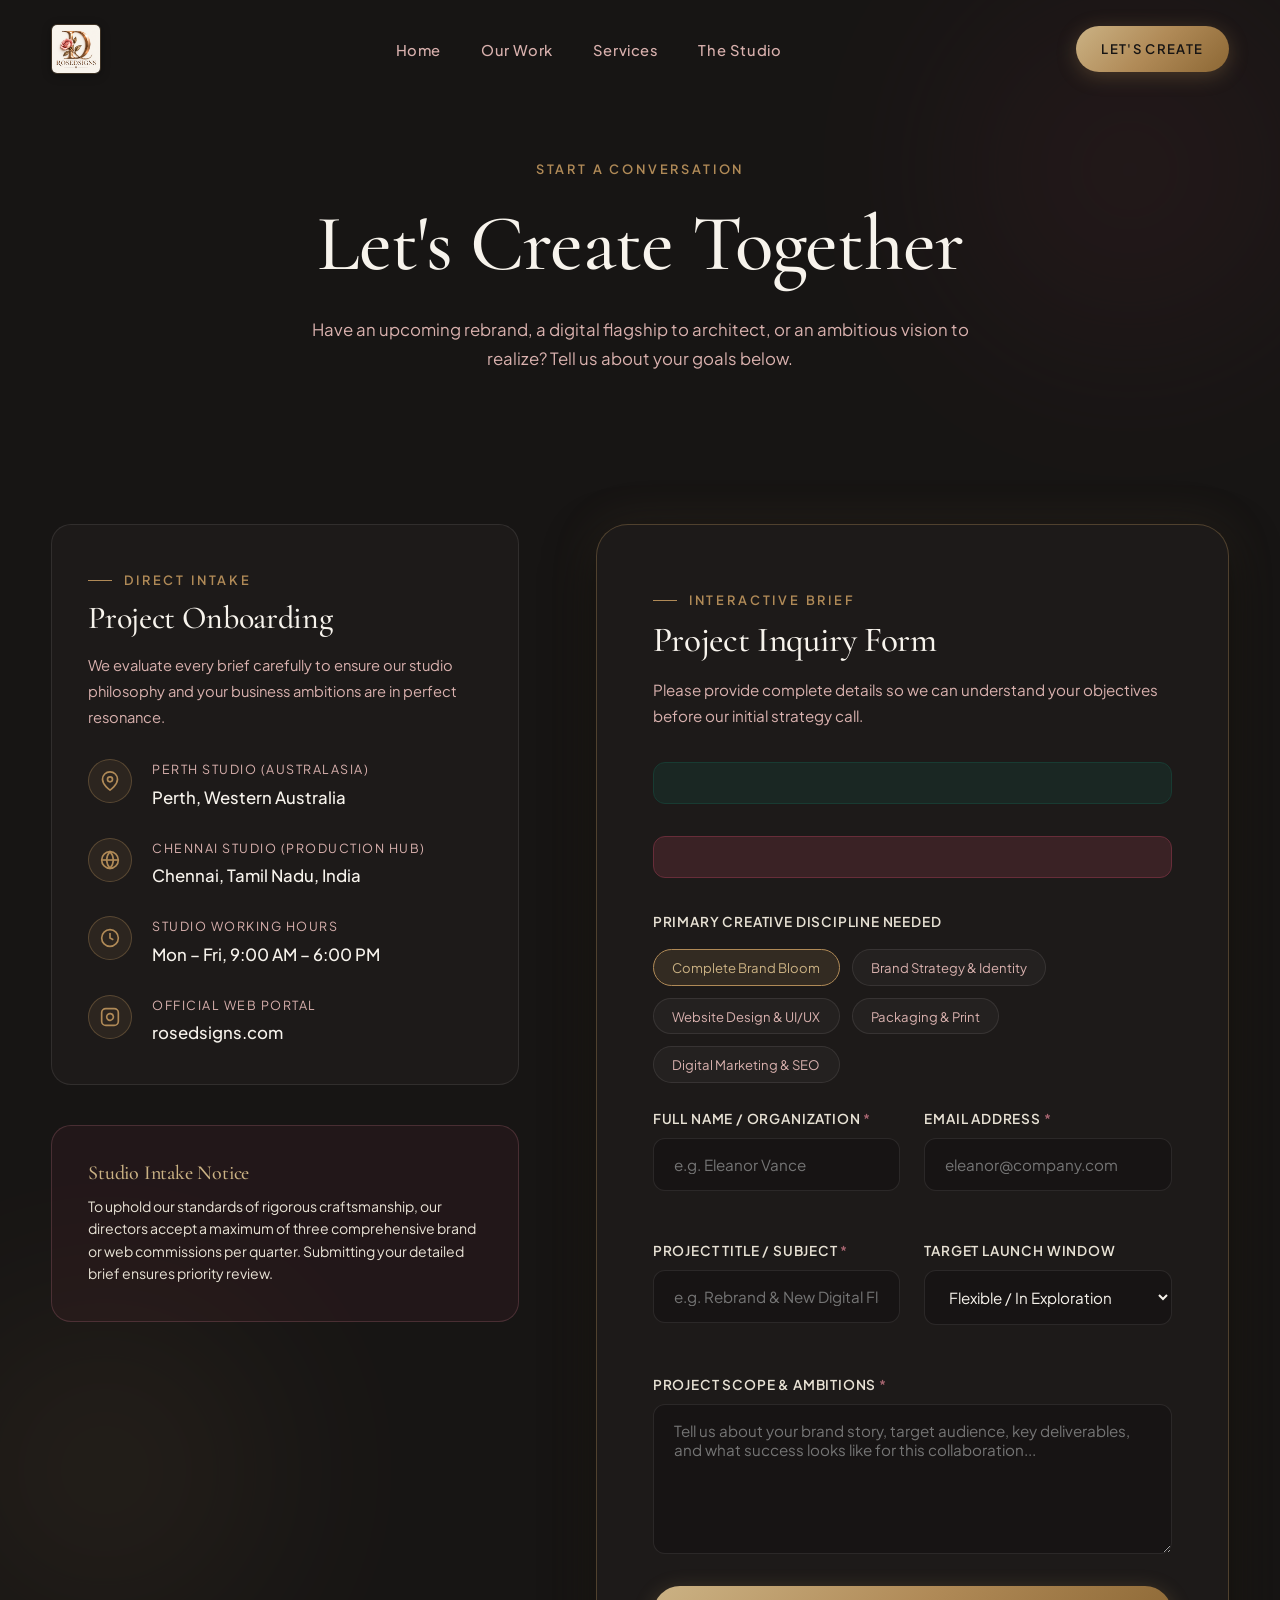
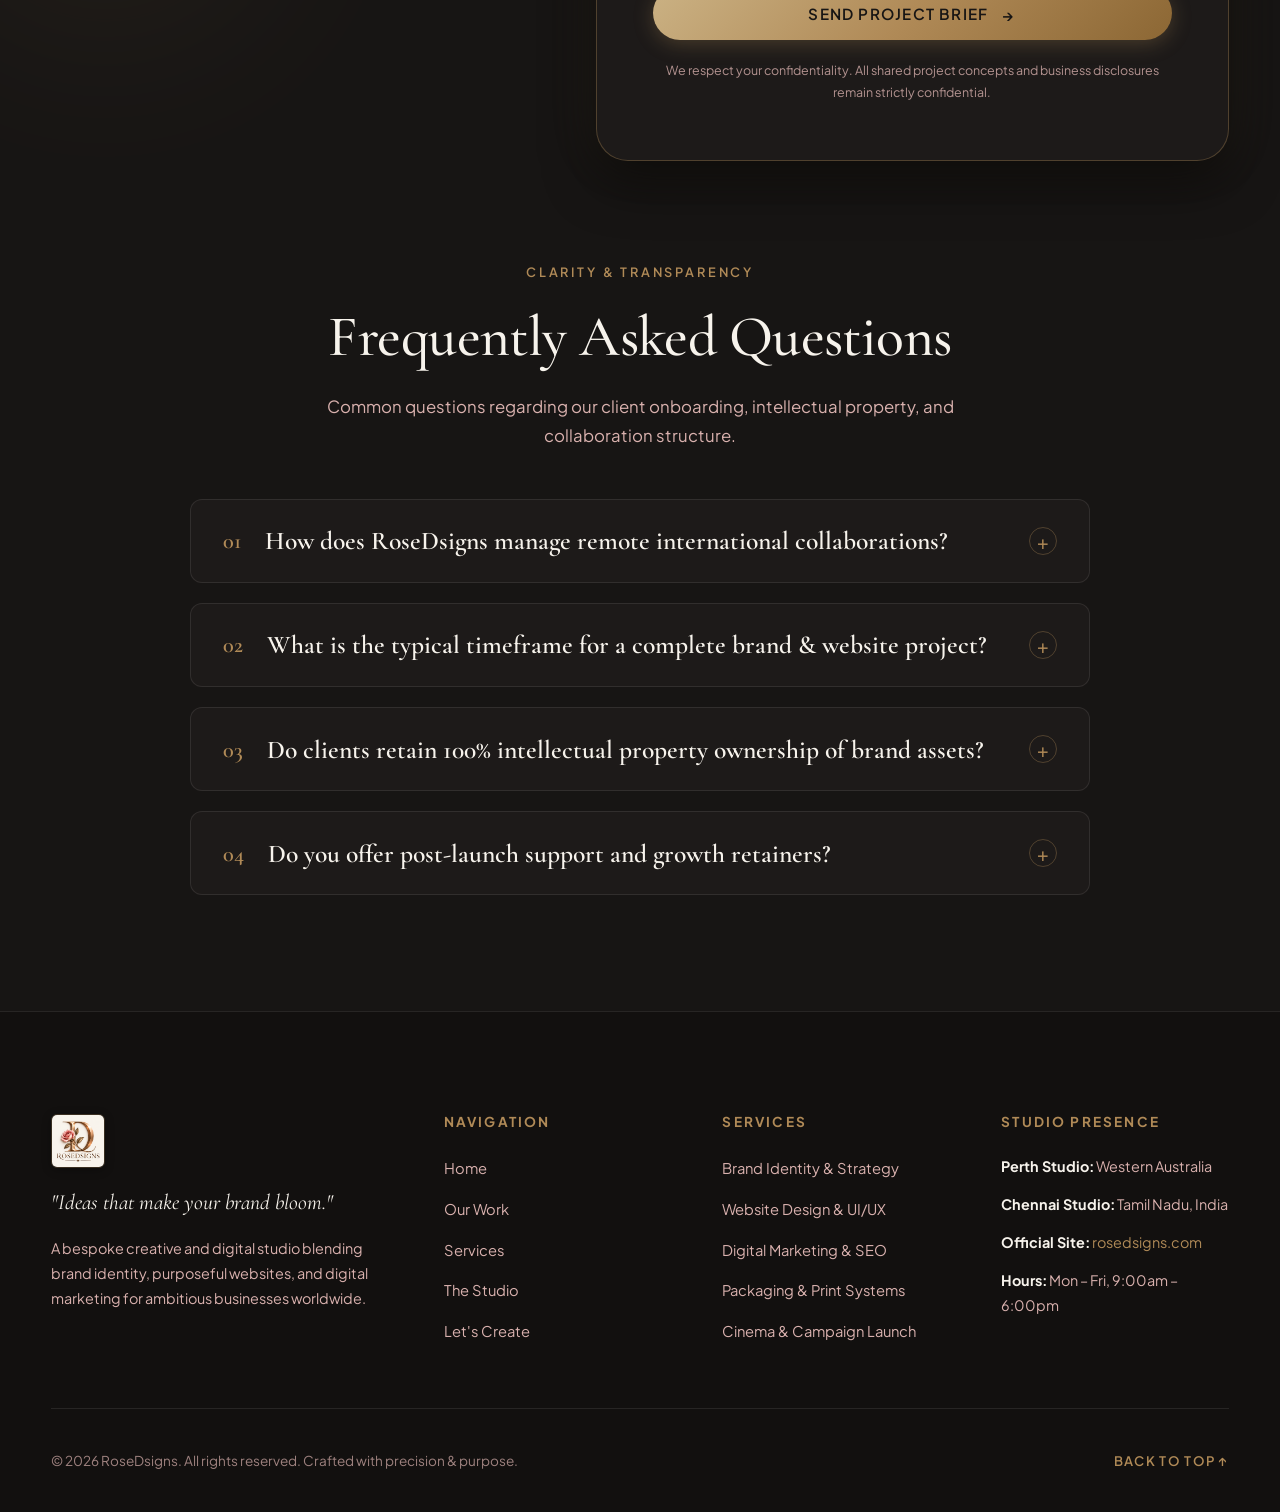
<file: contact.html>
<!DOCTYPE html>
<html lang="en">
<head>
  <meta charset="UTF-8">
  <meta name="viewport" content="width=device-width, initial-scale=1.0">
  <title>Let's Create — Contact &amp; Project Inquiries | RoseDsigns</title>
  <meta name="description" content="Initiate your creative project with RoseDsigns. Contact our studio directors in Perth and Chennai for bespoke brand identity, web design, and digital solutions.">
  <link rel="icon" type="image/png" href="assets/logo.png">
  
  <meta property="og:type" content="website">
  <meta property="og:title" content="Let's Create — RoseDsigns Creative Studio">
  <meta property="og:description" content="Ideas that make your brand bloom. Submit your creative project brief to RoseDsigns.">
  <meta property="og:image" content="assets/images/hero-bloom.svg">

  <link rel="stylesheet" href="css/styles.css">
</head>
<body>

  <!-- Ambient Glows -->
  <div class="ambient-glow ambient-glow-burgundy" style="width: 500px; height: 500px; top: -80px; right: -100px;"></div>
  <div class="ambient-glow ambient-glow-gold" style="width: 450px; height: 450px; top: 40%; left: -120px;"></div>

  <!-- Header / Navigation -->
  <header class="header">
    <div class="container nav-container">
      <a href="index.html" class="brand-logo-link" aria-label="RoseDsigns Home">
        <img src="assets/logo.png" alt="RoseDsigns Logo" class="brand-logo-img">
      </a>

      <nav aria-label="Primary Navigation">
        <ul class="nav-menu">
          <li><a href="index.html" class="nav-link">Home</a></li>
          <li><a href="work.html" class="nav-link">Our Work</a></li>
          <li><a href="services.html" class="nav-link">Services</a></li>
          <li><a href="studio.html" class="nav-link">The Studio</a></li>
        </ul>
      </nav>

      <div class="nav-actions">
        <a href="contact.html" class="btn btn-primary nav-cta-btn active">Let's Create</a>
        <button class="hamburger-btn" aria-label="Toggle mobile menu" aria-expanded="false">
          <span class="hamburger-line"></span>
          <span class="hamburger-line"></span>
          <span class="hamburger-line"></span>
        </button>
      </div>
    </div>
  </header>

  <!-- Mobile Navigation Drawer -->
  <div class="mobile-nav-drawer" aria-label="Mobile Navigation">
    <div class="mobile-nav-brand">
      <a href="index.html" aria-label="RoseDsigns Home">
        <img src="assets/logo.png" alt="RoseDsigns Logo" class="mobile-brand-logo-img">
      </a>
    </div>
    <ul class="mobile-nav-menu">
      <li><a href="index.html" class="mobile-nav-link">Home</a></li>
      <li><a href="work.html" class="mobile-nav-link">Our Work</a></li>
      <li><a href="services.html" class="mobile-nav-link">Services</a></li>
      <li><a href="studio.html" class="mobile-nav-link">The Studio</a></li>
      <li><a href="contact.html" class="mobile-nav-link active">Let's Create</a></li>
    </ul>

    <div class="mobile-nav-meta">
      <p>EST. 2024 — Perth &amp; Chennai</p>
      <p>Official Website: <a href="https://rosedsigns.com/" target="_blank" rel="noopener">rosedsigns.com</a></p>
      <p>Inquiries: <a href="contact.html">Initiate a Project Brief</a></p>
    </div>
  </div>

  <main>
    <!-- Page Header / Hero -->
    <section class="section section-hero text-center">
      <div class="container container-narrow reveal-fade-up">
        <span class="section-tagline">Start A Conversation</span>
        <h1 class="hero-headline">Let's Create Together</h1>
        <p class="section-subtitle">
          Have an upcoming rebrand, a digital flagship to architect, or an ambitious vision to realize? Tell us about your goals below.
        </p>
      </div>
    </section>

    <!-- Main Contact Layout: Info Column + Interactive Form Column -->
    <section class="section" style="padding-top: 0;">
      <div class="container">
        <div class="contact-layout">
          <!-- Left Column: Studio Information & Channels -->
          <div class="contact-info-panel reveal-fade-up">
            <div class="contact-card">
              <span class="section-tagline" style="margin-bottom: 0.5rem;">Direct Intake</span>
              <h2 style="font-size: 2rem; margin-bottom: 1rem;">Project Onboarding</h2>
              <p style="font-size: 0.92rem; color: var(--color-dusty-blush);">
                We evaluate every brief carefully to ensure our studio philosophy and your business ambitions are in perfect resonance.
              </p>

              <div class="contact-channels">
                <!-- Location 1 -->
                <div class="contact-channel-item">
                  <div class="contact-channel-icon">
                    <svg width="20" height="20" viewBox="0 0 24 24" fill="none" stroke="currentColor" stroke-width="2">
                      <path d="M21 10c0 7-9 13-9 13s-9-6-9-13a9 9 0 0 1 18 0z"/>
                      <circle cx="12" cy="10" r="3"/>
                    </svg>
                  </div>
                  <div class="contact-channel-details">
                    <span class="contact-channel-label">Perth Studio (Australasia)</span>
                    <span class="contact-channel-value">Perth, Western Australia</span>
                  </div>
                </div>

                <!-- Location 2 -->
                <div class="contact-channel-item">
                  <div class="contact-channel-icon">
                    <svg width="20" height="20" viewBox="0 0 24 24" fill="none" stroke="currentColor" stroke-width="2">
                      <circle cx="12" cy="12" r="10"/>
                      <line x1="2" y1="12" x2="22" y2="12"/>
                      <path d="M12 2a15.3 15.3 0 0 1 4 10 15.3 15.3 0 0 1-4 10 15.3 15.3 0 0 1-4-10 15.3 15.3 0 0 1 4-10z"/>
                    </svg>
                  </div>
                  <div class="contact-channel-details">
                    <span class="contact-channel-label">Chennai Studio (Production Hub)</span>
                    <span class="contact-channel-value">Chennai, Tamil Nadu, India</span>
                  </div>
                </div>

                <!-- Hours -->
                <div class="contact-channel-item">
                  <div class="contact-channel-icon">
                    <svg width="20" height="20" viewBox="0 0 24 24" fill="none" stroke="currentColor" stroke-width="2">
                      <circle cx="12" cy="12" r="10"/>
                      <polyline points="12 6 12 12 16 14"/>
                    </svg>
                  </div>
                  <div class="contact-channel-details">
                    <span class="contact-channel-label">Studio Working Hours</span>
                    <span class="contact-channel-value">Mon – Fri, 9:00 AM – 6:00 PM</span>
                  </div>
                </div>

                <!-- Official Portal -->
                <div class="contact-channel-item">
                  <div class="contact-channel-icon">
                    <svg width="20" height="20" viewBox="0 0 24 24" fill="none" stroke="currentColor" stroke-width="2">
                      <rect x="2" y="2" width="20" height="20" rx="5" ry="5"/>
                      <path d="M16 11.37A4 4 0 1 1 12.63 8 4 4 0 0 1 16 11.37z"/>
                      <line x1="17.5" y1="6.5" x2="17.51" y2="6.5"/>
                    </svg>
                  </div>
                  <div class="contact-channel-details">
                    <span class="contact-channel-label">Official Web Portal</span>
                    <span class="contact-channel-value">
                      <a href="https://rosedsigns.com/" target="_blank" rel="noopener">rosedsigns.com</a>
                    </span>
                  </div>
                </div>
              </div>
            </div>

            <!-- Studio Process / Booking Note -->
            <div class="contact-card" style="background: rgba(103, 45, 57, 0.15); border-color: rgba(167, 101, 112, 0.3);">
              <h3 style="font-size: 1.25rem; color: var(--color-antique-gold-light); margin-bottom: 0.6rem;">Studio Intake Notice</h3>
              <p style="font-size: 0.88rem; line-height: 1.6; color: var(--color-ivory-dim);">
                To uphold our standards of rigorous craftsmanship, our directors accept a maximum of three comprehensive brand or web commissions per quarter. Submitting your detailed brief ensures priority review.
              </p>
            </div>
          </div>

          <!-- Right Column: Interactive Project Brief Form -->
          <div class="contact-form-card reveal-fade-up">
            <span class="section-tagline" style="margin-bottom: 0.5rem;">Interactive Brief</span>
            <h2 style="font-size: 2.2rem; margin-bottom: 1rem;">Project Inquiry Form</h2>
            <p style="color: var(--color-dusty-blush); font-size: 0.95rem; margin-bottom: 2rem;">
              Please provide complete details so we can understand your objectives before our initial strategy call.
            </p>

            <!-- Status Alerts -->
            <div class="form-alert success" role="alert"></div>
            <div class="form-alert error" role="alert"></div>

            <form class="contact-project-form" novalidate>
              <input type="hidden" id="selectedService" name="selectedService" value="Complete Brand Bloom">

              <!-- Service Pills Selector -->
              <div class="form-group">
                <label class="form-label">Primary Creative Discipline Needed</label>
                <div class="service-pills-selector">
                  <button type="button" class="service-pill-btn active" data-service="Complete Brand Bloom">Complete Brand Bloom</button>
                  <button type="button" class="service-pill-btn" data-service="Brand Strategy &amp; Identity">Brand Strategy &amp; Identity</button>
                  <button type="button" class="service-pill-btn" data-service="Website Design &amp; UI/UX">Website Design &amp; UI/UX</button>
                  <button type="button" class="service-pill-btn" data-service="Packaging &amp; Print">Packaging &amp; Print</button>
                  <button type="button" class="service-pill-btn" data-service="Digital Marketing &amp; SEO">Digital Marketing &amp; SEO</button>
                </div>
              </div>

              <!-- Name & Email Row -->
              <div class="form-row">
                <div class="form-group">
                  <label for="contactName" class="form-label">Full Name / Organization <span class="req">*</span></label>
                  <input type="text" id="contactName" name="name" class="form-input" placeholder="e.g. Eleanor Vance" required>
                  <span class="form-error-msg"></span>
                </div>

                <div class="form-group">
                  <label for="contactEmail" class="form-label">Email Address <span class="req">*</span></label>
                  <input type="email" id="contactEmail" name="email" class="form-input" placeholder="eleanor@company.com" required>
                  <span class="form-error-msg"></span>
                </div>
              </div>

              <!-- Subject & Timeline Row -->
              <div class="form-row">
                <div class="form-group">
                  <label for="contactSubject" class="form-label">Project Title / Subject <span class="req">*</span></label>
                  <input type="text" id="contactSubject" name="subject" class="form-input" placeholder="e.g. Rebrand &amp; New Digital Flagship" required>
                  <span class="form-error-msg"></span>
                </div>

                <div class="form-group">
                  <label for="contactTimeline" class="form-label">Target Launch Window</label>
                  <select id="contactTimeline" name="timeline" class="form-select">
                    <option value="Flexible / Exploring">Flexible / In Exploration</option>
                    <option value="Next 1-2 Months">Next 1–2 Months</option>
                    <option value="Next 3-4 Months">Next 3–4 Months</option>
                    <option value="Immediate / Expedited">Immediate / Urgent Launch</option>
                  </select>
                </div>
              </div>

              <!-- Message / Project Details -->
              <div class="form-group">
                <label for="contactMessage" class="form-label">Project Scope &amp; Ambitions <span class="req">*</span></label>
                <textarea id="contactMessage" name="message" class="form-textarea" placeholder="Tell us about your brand story, target audience, key deliverables, and what success looks like for this collaboration..." required></textarea>
                <span class="form-error-msg"></span>
              </div>

              <!-- Submit Button -->
              <div style="margin-top: 2rem;">
                <button type="submit" class="btn btn-primary form-submit-btn" style="width: 100%; font-size: 0.95rem; padding: 1.1rem 2rem;">
                  Send Project Brief
                  <span class="btn-arrow-icon">→</span>
                </button>
              </div>

              <p style="font-size: 0.78rem; color: var(--color-dusty-blush); text-align: center; margin-top: 1.25rem; opacity: 0.8;">
                We respect your confidentiality. All shared project concepts and business disclosures remain strictly confidential.
              </p>
            </form>
          </div>
        </div>

        <!-- Frequently Asked Questions Accordion -->
        <div style="margin-top: 6rem;">
          <div class="text-center reveal-fade-up" style="margin-bottom: 3rem;">
            <span class="section-tagline">Clarity &amp; Transparency</span>
            <h2 class="section-title">Frequently Asked Questions</h2>
            <p class="section-subtitle">
              Common questions regarding our client onboarding, intellectual property, and collaboration structure.
            </p>
          </div>

          <div class="services-accordion reveal-fade-up" style="max-width: 900px;">
            <div class="accordion-item">
              <button class="accordion-header" aria-expanded="false">
                <div class="accordion-title-group">
                  <span class="accordion-num">01</span>
                  <span class="accordion-title">How does RoseDsigns manage remote international collaborations?</span>
                </div>
                <span class="accordion-icon">+</span>
              </button>
              <div class="accordion-content">
                <p style="color: var(--color-dusty-blush);">
                  With operational presence in Perth (Western Australia) and Chennai (India), we naturally overlap with business hours across Australia, Asia-Pacific, and Europe. We run asynchronous design reviews alongside scheduled video strategy workshops, keeping projects seamless, transparent, and prompt.
                </p>
              </div>
            </div>

            <div class="accordion-item">
              <button class="accordion-header" aria-expanded="false">
                <div class="accordion-title-group">
                  <span class="accordion-num">02</span>
                  <span class="accordion-title">What is the typical timeframe for a complete brand &amp; website project?</span>
                </div>
                <span class="accordion-icon">+</span>
              </button>
              <div class="accordion-content">
                <p style="color: var(--color-dusty-blush);">
                  A full brand identity and digital experience typically takes between 8 and 12 weeks. This includes brand discovery, visual identity craft, copywriting review, high-fidelity UI/UX design, custom front-end development, and rigorous responsive quality assurance.
                </p>
              </div>
            </div>

            <div class="accordion-item">
              <button class="accordion-header" aria-expanded="false">
                <div class="accordion-title-group">
                  <span class="accordion-num">03</span>
                  <span class="accordion-title">Do clients retain 100% intellectual property ownership of brand assets?</span>
                </div>
                <span class="accordion-icon">+</span>
              </button>
              <div class="accordion-content">
                <p style="color: var(--color-dusty-blush);">
                  Yes, unequivocally. Upon project sign-off and completion, full copyright and complete vector asset suites (SVG, EPS, AI, PDF) along with clean code repositories are handed over directly to you.
                </p>
              </div>
            </div>

            <div class="accordion-item">
              <button class="accordion-header" aria-expanded="false">
                <div class="accordion-title-group">
                  <span class="accordion-num">04</span>
                  <span class="accordion-title">Do you offer post-launch support and growth retainers?</span>
                </div>
                <span class="accordion-icon">+</span>
              </button>
              <div class="accordion-content">
                <p style="color: var(--color-dusty-blush);">
                  Yes. Following public launch, we offer curated brand stewardship retainers covering monthly technical SEO monitoring, campaign rollouts, digital menu updates, and ongoing conversion optimization.
                </p>
              </div>
            </div>
          </div>
        </div>
      </div>
    </section>
  </main>

  <!-- Consistent Footer -->
  <footer class="footer">
    <div class="container">
      <div class="footer-top">
        <div class="footer-brand">
          <a href="index.html" aria-label="RoseDsigns Home">
            <img src="assets/logo.png" alt="RoseDsigns" class="footer-logo">
          </a>
          <p class="footer-tagline">"Ideas that make your brand bloom."</p>
          <p class="footer-desc">
            A bespoke creative and digital studio blending brand identity, purposeful websites, and digital marketing for ambitious businesses worldwide.
          </p>
        </div>

        <div>
          <h4 class="footer-column-title">Navigation</h4>
          <ul class="footer-links-list">
            <li><a href="index.html" class="footer-link">Home</a></li>
            <li><a href="work.html" class="footer-link">Our Work</a></li>
            <li><a href="services.html" class="footer-link">Services</a></li>
            <li><a href="studio.html" class="footer-link">The Studio</a></li>
            <li><a href="contact.html" class="footer-link">Let's Create</a></li>
          </ul>
        </div>

        <div>
          <h4 class="footer-column-title">Services</h4>
          <ul class="footer-links-list">
            <li><a href="services.html#branding" class="footer-link">Brand Identity &amp; Strategy</a></li>
            <li><a href="services.html#web-design" class="footer-link">Website Design &amp; UI/UX</a></li>
            <li><a href="services.html#digital-solutions" class="footer-link">Digital Marketing &amp; SEO</a></li>
            <li><a href="services.html#packaging" class="footer-link">Packaging &amp; Print Systems</a></li>
            <li><a href="services.html#campaigns" class="footer-link">Cinema &amp; Campaign Launch</a></li>
          </ul>
        </div>

        <div>
          <h4 class="footer-column-title">Studio Presence</h4>
          <ul class="footer-links-list">
            <li class="footer-desc"><strong style="color: var(--color-ivory);">Perth Studio:</strong> Western Australia</li>
            <li class="footer-desc"><strong style="color: var(--color-ivory);">Chennai Studio:</strong> Tamil Nadu, India</li>
            <li class="footer-desc"><strong style="color: var(--color-ivory);">Official Site:</strong> <a href="https://rosedsigns.com/" target="_blank" rel="noopener" style="color: var(--color-antique-gold);">rosedsigns.com</a></li>
            <li class="footer-desc"><strong style="color: var(--color-ivory);">Hours:</strong> Mon – Fri, 9:00am – 6:00pm</li>
          </ul>
        </div>
      </div>

      <div class="footer-bottom">
        <div class="footer-copyright">
          &copy; 2026 RoseDsigns. All rights reserved. Crafted with precision &amp; purpose.
        </div>
        <button class="footer-back-to-top" aria-label="Scroll back to top">
          Back to Top ↑
        </button>
      </div>
    </div>
  </footer>

  <script src="js/main.js"></script>
</body>
</html>
</file>
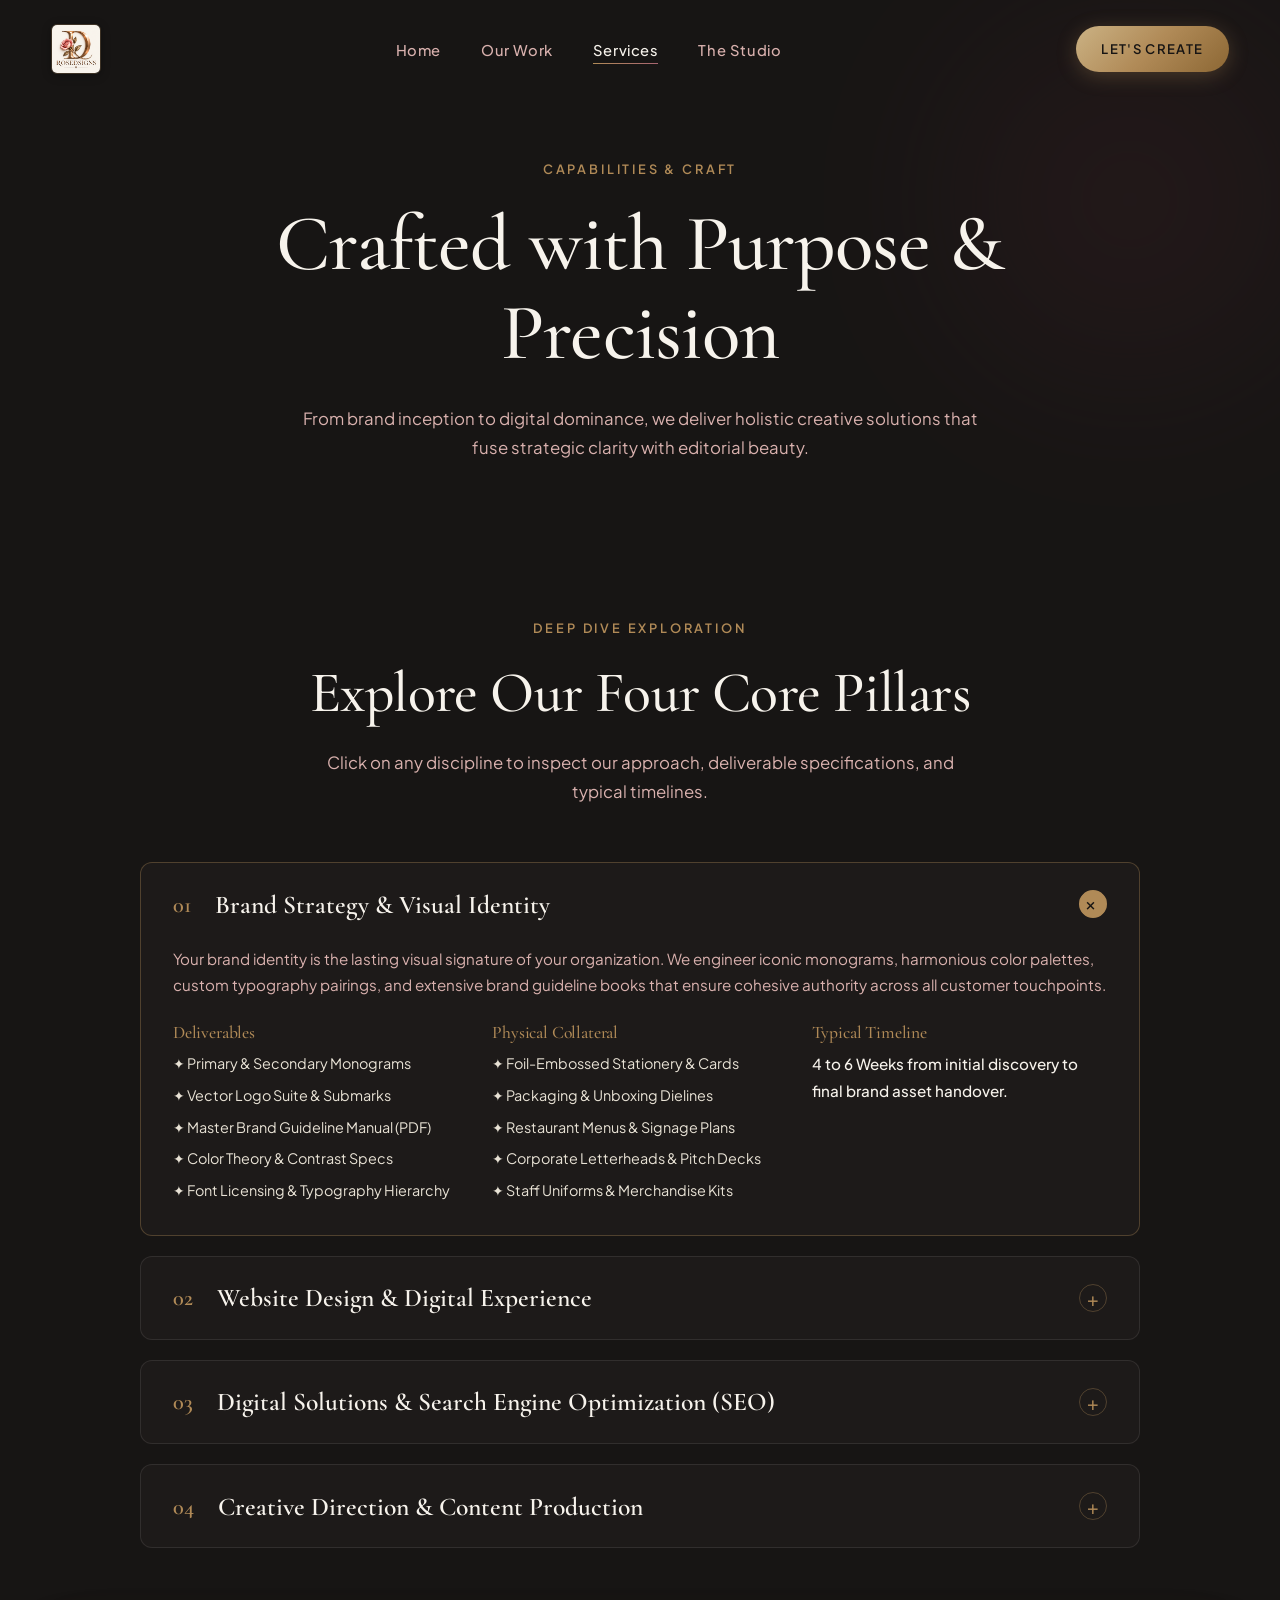
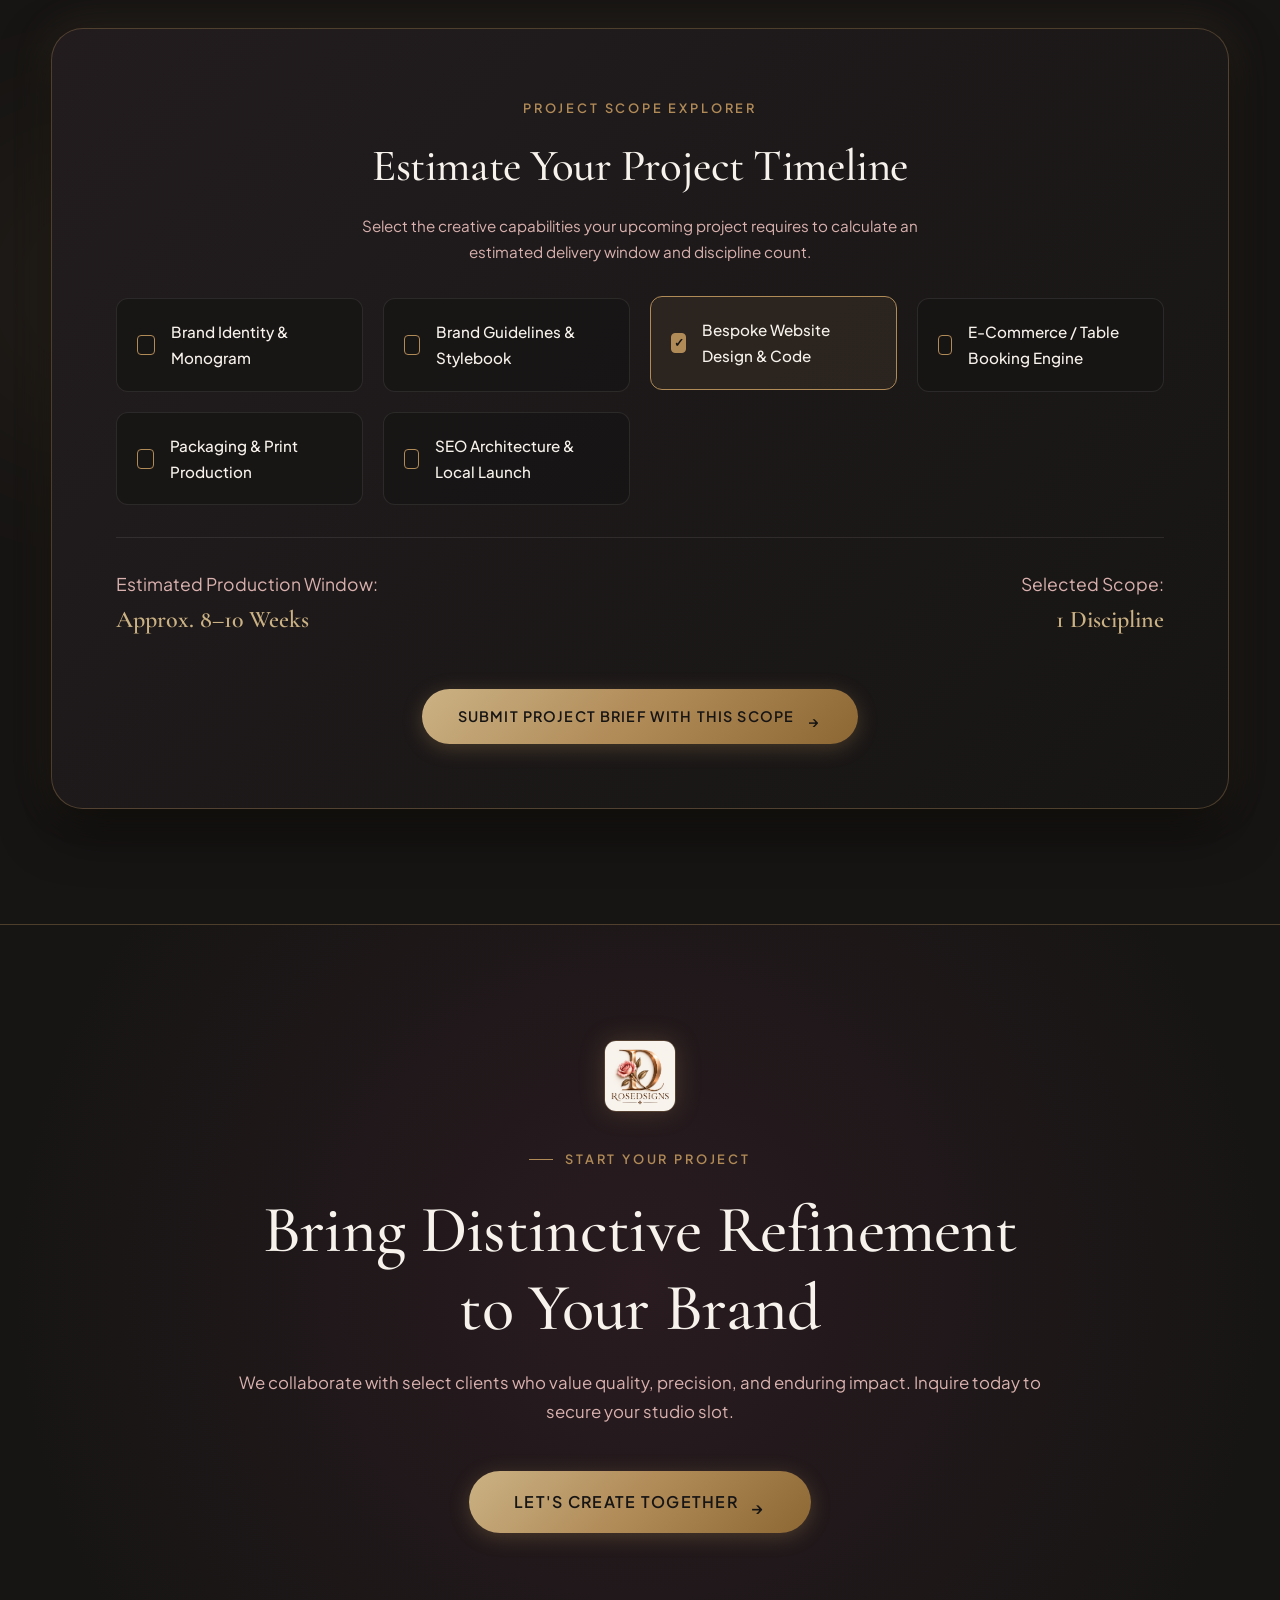
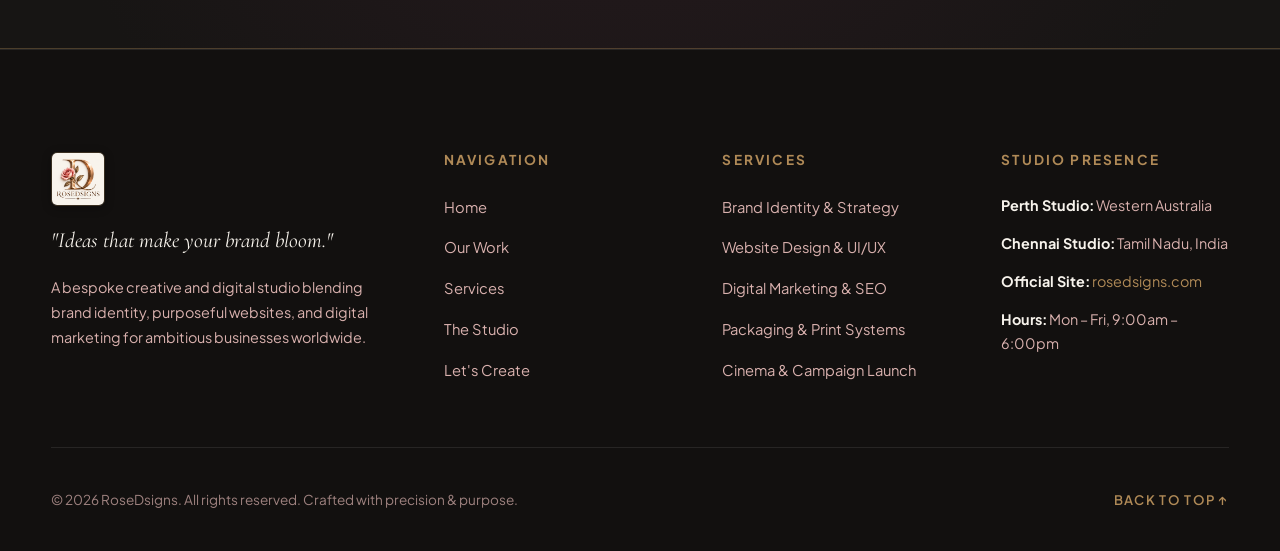
<file: services.html>
<!DOCTYPE html>
<html lang="en">
<head>
  <meta charset="UTF-8">
  <meta name="viewport" content="width=device-width, initial-scale=1.0">
  <title>Services &amp; Capabilities — RoseDsigns Creative Studio</title>
  <meta name="description" content="Discover RoseDsigns services: Brand strategy, bespoke visual identity, website design and development, digital marketing, SEO, and creative direction.">
  <link rel="icon" type="image/png" href="assets/logo.png">
  
  <meta property="og:type" content="website">
  <meta property="og:title" content="Services &amp; Capabilities — RoseDsigns">
  <meta property="og:description" content="Crafted with purpose and precision. Comprehensive creative disciplines to make your brand bloom.">
  <meta property="og:image" content="assets/images/hero-bloom.svg">

  <link rel="stylesheet" href="css/styles.css">
</head>
<body>

  <!-- Ambient Glows -->
  <div class="ambient-glow ambient-glow-burgundy" style="width: 500px; height: 500px; top: -50px; right: -100px;"></div>
  <div class="ambient-glow ambient-glow-gold" style="width: 400px; height: 400px; top: 45%; left: -100px;"></div>

  <!-- Header / Navigation -->
  <header class="header">
    <div class="container nav-container">
      <a href="index.html" class="brand-logo-link" aria-label="RoseDsigns Home">
        <img src="assets/logo.png" alt="RoseDsigns Logo" class="brand-logo-img">
      </a>

      <nav aria-label="Primary Navigation">
        <ul class="nav-menu">
          <li><a href="index.html" class="nav-link">Home</a></li>
          <li><a href="work.html" class="nav-link">Our Work</a></li>
          <li><a href="services.html" class="nav-link active">Services</a></li>
          <li><a href="studio.html" class="nav-link">The Studio</a></li>
        </ul>
      </nav>

      <div class="nav-actions">
        <a href="contact.html" class="btn btn-primary nav-cta-btn">Let's Create</a>
        <button class="hamburger-btn" aria-label="Toggle mobile menu" aria-expanded="false">
          <span class="hamburger-line"></span>
          <span class="hamburger-line"></span>
          <span class="hamburger-line"></span>
        </button>
      </div>
    </div>
  </header>

  <!-- Mobile Navigation Drawer -->
  <div class="mobile-nav-drawer" aria-label="Mobile Navigation">
    <div class="mobile-nav-brand">
      <a href="index.html" aria-label="RoseDsigns Home">
        <img src="assets/logo.png" alt="RoseDsigns Logo" class="mobile-brand-logo-img">
      </a>
    </div>
    <ul class="mobile-nav-menu">
      <li><a href="index.html" class="mobile-nav-link">Home</a></li>
      <li><a href="work.html" class="mobile-nav-link">Our Work</a></li>
      <li><a href="services.html" class="mobile-nav-link active">Services</a></li>
      <li><a href="studio.html" class="mobile-nav-link">The Studio</a></li>
      <li><a href="contact.html" class="mobile-nav-link">Let's Create</a></li>
    </ul>

    <div class="mobile-nav-meta">
      <p>EST. 2024 — Perth &amp; Chennai</p>
      <p>Official Website: <a href="https://rosedsigns.com/" target="_blank" rel="noopener">rosedsigns.com</a></p>
      <p>Inquiries: <a href="contact.html">Initiate a Project Brief</a></p>
    </div>
  </div>

  <main>
    <!-- Page Header / Hero -->
    <section class="section section-hero text-center">
      <div class="container container-narrow reveal-fade-up">
        <span class="section-tagline">Capabilities &amp; Craft</span>
        <h1 class="hero-headline">Crafted with Purpose &amp; Precision</h1>
        <p class="section-subtitle">
          From brand inception to digital dominance, we deliver holistic creative solutions that fuse strategic clarity with editorial beauty.
        </p>
      </div>
    </section>

    <!-- Detailed Interactive Accordion Section -->
    <section class="section" style="padding-top: 0;">
      <div class="container">
        <div class="text-center reveal-fade-up" style="margin-bottom: 3.5rem;">
          <span class="section-tagline">Deep Dive Exploration</span>
          <h2 class="section-title">Explore Our Four Core Pillars</h2>
          <p class="section-subtitle">
            Click on any discipline to inspect our approach, deliverable specifications, and typical timelines.
          </p>
        </div>

        <div class="services-accordion reveal-fade-up">
          <!-- Pillar 1: Brand Strategy & Visual Identity -->
          <div class="accordion-item active" id="branding">
            <button class="accordion-header" aria-expanded="true">
              <div class="accordion-title-group">
                <span class="accordion-num">01</span>
                <span class="accordion-title">Brand Strategy &amp; Visual Identity</span>
              </div>
              <span class="accordion-icon">+</span>
            </button>
            <div class="accordion-content">
              <p style="margin-bottom: 1.5rem; color: var(--color-dusty-blush);">
                Your brand identity is the lasting visual signature of your organization. We engineer iconic monograms, harmonious color palettes, custom typography pairings, and extensive brand guideline books that ensure cohesive authority across all customer touchpoints.
              </p>
              <div style="display: grid; grid-template-columns: repeat(auto-fit, minmax(240px, 1fr)); gap: 1.5rem; margin-top: 1.5rem;">
                <div>
                  <h4 style="font-size: 1.1rem; color: var(--color-antique-gold); margin-bottom: 0.5rem;">Deliverables</h4>
                  <ul style="list-style: none; display: flex; flex-direction: column; gap: 0.45rem; font-size: 0.9rem; color: var(--color-ivory-dim);">
                    <li>✦ Primary &amp; Secondary Monograms</li>
                    <li>✦ Vector Logo Suite &amp; Submarks</li>
                    <li>✦ Master Brand Guideline Manual (PDF)</li>
                    <li>✦ Color Theory &amp; Contrast Specs</li>
                    <li>✦ Font Licensing &amp; Typography Hierarchy</li>
                  </ul>
                </div>
                <div>
                  <h4 style="font-size: 1.1rem; color: var(--color-antique-gold); margin-bottom: 0.5rem;">Physical Collateral</h4>
                  <ul style="list-style: none; display: flex; flex-direction: column; gap: 0.45rem; font-size: 0.9rem; color: var(--color-ivory-dim);">
                    <li>✦ Foil-Embossed Stationery &amp; Cards</li>
                    <li>✦ Packaging &amp; Unboxing Dielines</li>
                    <li>✦ Restaurant Menus &amp; Signage Plans</li>
                    <li>✦ Corporate Letterheads &amp; Pitch Decks</li>
                    <li>✦ Staff Uniforms &amp; Merchandise Kits</li>
                  </ul>
                </div>
                <div>
                  <h4 style="font-size: 1.1rem; color: var(--color-antique-gold); margin-bottom: 0.5rem;">Typical Timeline</h4>
                  <p style="font-size: 0.95rem; color: var(--color-ivory); font-weight: 500;">
                    4 to 6 Weeks from initial discovery to final brand asset handover.
                  </p>
                </div>
              </div>
            </div>
          </div>

          <!-- Pillar 2: Website Design & UI/UX -->
          <div class="accordion-item" id="web-design">
            <button class="accordion-header" aria-expanded="false">
              <div class="accordion-title-group">
                <span class="accordion-num">02</span>
                <span class="accordion-title">Website Design &amp; Digital Experience</span>
              </div>
              <span class="accordion-icon">+</span>
            </button>
            <div class="accordion-content">
              <p style="margin-bottom: 1.5rem; color: var(--color-dusty-blush);">
                A website is your flagship digital real estate. We don't use cookie-cutter templates. We construct bespoke, lightning-fast digital environments engineered with semantic HTML5, modern CSS3, vanilla JavaScript or headless architectures, ensuring pristine performance and effortless responsiveness.
              </p>
              <div style="display: grid; grid-template-columns: repeat(auto-fit, minmax(240px, 1fr)); gap: 1.5rem; margin-top: 1.5rem;">
                <div>
                  <h4 style="font-size: 1.1rem; color: var(--color-antique-gold); margin-bottom: 0.5rem;">Design &amp; Prototyping</h4>
                  <ul style="list-style: none; display: flex; flex-direction: column; gap: 0.45rem; font-size: 0.9rem; color: var(--color-ivory-dim);">
                    <li>✦ Information Architecture &amp; User Journeys</li>
                    <li>✦ High-Fidelity UI Wireframing in Figma</li>
                    <li>✦ Micro-Interactions &amp; Motion Design</li>
                    <li>✦ Mobile &amp; Tablet Experience First</li>
                    <li>✦ Accessibility (WCAG 2.1 AA) Adherence</li>
                  </ul>
                </div>
                <div>
                  <h4 style="font-size: 1.1rem; color: var(--color-antique-gold); margin-bottom: 0.5rem;">Technical Engineering</h4>
                  <ul style="list-style: none; display: flex; flex-direction: column; gap: 0.45rem; font-size: 0.9rem; color: var(--color-ivory-dim);">
                    <li>✦ Semantic, Modular Clean Code</li>
                    <li>✦ Bespoke CMS &amp; E-Commerce Integration</li>
                    <li>✦ Reservation &amp; Online Booking Engines</li>
                    <li>✦ Sub-second Page Load Optimizations</li>
                    <li>✦ Secure Hosting &amp; SSL Deployment</li>
                  </ul>
                </div>
                <div>
                  <h4 style="font-size: 1.1rem; color: var(--color-antique-gold); margin-bottom: 0.5rem;">Typical Timeline</h4>
                  <p style="font-size: 0.95rem; color: var(--color-ivory); font-weight: 500;">
                    6 to 10 Weeks depending on custom scope, functionality, and integrations.
                  </p>
                </div>
              </div>
            </div>
          </div>

          <!-- Pillar 3: Digital Solutions & SEO -->
          <div class="accordion-item" id="digital-solutions">
            <button class="accordion-header" aria-expanded="false">
              <div class="accordion-title-group">
                <span class="accordion-num">03</span>
                <span class="accordion-title">Digital Solutions &amp; Search Engine Optimization (SEO)</span>
              </div>
              <span class="accordion-icon">+</span>
            </button>
            <div class="accordion-content">
              <p style="margin-bottom: 1.5rem; color: var(--color-dusty-blush);">
                Flawless design is meaningless without audience reach. We design conversion-focused marketing systems, organic search engine optimization, regional Google Business optimization (such as Perth &amp; Chennai local ecosystems), and high-ROI multi-channel campaign rollouts.
              </p>
              <div style="display: grid; grid-template-columns: repeat(auto-fit, minmax(240px, 1fr)); gap: 1.5rem; margin-top: 1.5rem;">
                <div>
                  <h4 style="font-size: 1.1rem; color: var(--color-antique-gold); margin-bottom: 0.5rem;">Search Optimization</h4>
                  <ul style="list-style: none; display: flex; flex-direction: column; gap: 0.45rem; font-size: 0.9rem; color: var(--color-ivory-dim);">
                    <li>✦ On-Page Schema &amp; Structured Data</li>
                    <li>✦ Technical Site Audits &amp; Core Web Vitals</li>
                    <li>✦ Local SEO &amp; Google Map Pack Dominance</li>
                    <li>✦ Keyword Strategy &amp; Competitor Mapping</li>
                  </ul>
                </div>
                <div>
                  <h4 style="font-size: 1.1rem; color: var(--color-antique-gold); margin-bottom: 0.5rem;">Performance Growth</h4>
                  <ul style="list-style: none; display: flex; flex-direction: column; gap: 0.45rem; font-size: 0.9rem; color: var(--color-ivory-dim);">
                    <li>✦ Conversion Rate Optimization (CRO)</li>
                    <li>✦ Funnel Analytics &amp; User Heatmaps</li>
                    <li>✦ Email Campaign Narrative Architecture</li>
                    <li>✦ Theatrical &amp; Event Launch Strategy</li>
                  </ul>
                </div>
                <div>
                  <h4 style="font-size: 1.1rem; color: var(--color-antique-gold); margin-bottom: 0.5rem;">Typical Timeline</h4>
                  <p style="font-size: 0.95rem; color: var(--color-ivory); font-weight: 500;">
                    Initial 4-week architectural setup followed by 3-month growth sprints.
                  </p>
                </div>
              </div>
            </div>
          </div>

          <!-- Pillar 4: Creative Direction & Media -->
          <div class="accordion-item" id="creative-direction">
            <button class="accordion-header" aria-expanded="false">
              <div class="accordion-title-group">
                <span class="accordion-num">04</span>
                <span class="accordion-title">Creative Direction &amp; Content Production</span>
              </div>
              <span class="accordion-icon">+</span>
            </button>
            <div class="accordion-content">
              <p style="margin-bottom: 1.5rem; color: var(--color-dusty-blush);">
                Crafting memorable moments across digital media, cinema screens, and physical spaces. From art-directing photo shoots and film trailers to building engaging social media assets and luxury printed books.
              </p>
              <div style="display: grid; grid-template-columns: repeat(auto-fit, minmax(240px, 1fr)); gap: 1.5rem; margin-top: 1.5rem;">
                <div>
                  <h4 style="font-size: 1.1rem; color: var(--color-antique-gold); margin-bottom: 0.5rem;">Creative Direction</h4>
                  <ul style="list-style: none; display: flex; flex-direction: column; gap: 0.45rem; font-size: 0.9rem; color: var(--color-ivory-dim);">
                    <li>✦ Campaign Concept &amp; Storyboarding</li>
                    <li>✦ Photographic Style Guides &amp; Curation</li>
                    <li>✦ Cinema Screen Theatrical Assets</li>
                    <li>✦ Editorial Brand Publishing</li>
                  </ul>
                </div>
                <div>
                  <h4 style="font-size: 1.1rem; color: var(--color-antique-gold); margin-bottom: 0.5rem;">Digital Storytelling</h4>
                  <ul style="list-style: none; display: flex; flex-direction: column; gap: 0.45rem; font-size: 0.9rem; color: var(--color-ivory-dim);">
                    <li>✦ Animated Motion Graphic Identifiers</li>
                    <li>✦ Social Narrative Templates &amp; Kits</li>
                    <li>✦ Press Kits &amp; Distributor Show Reels</li>
                    <li>✦ Brand Tone of Voice Systems</li>
                  </ul>
                </div>
                <div>
                  <h4 style="font-size: 1.1rem; color: var(--color-antique-gold); margin-bottom: 0.5rem;">Typical Timeline</h4>
                  <p style="font-size: 0.95rem; color: var(--color-ivory); font-weight: 500;">
                    Tailored per campaign cycle; typically 3 to 6 Weeks.
                  </p>
                </div>
              </div>
            </div>
          </div>
        </div>

        <!-- Interactive Project Scope Estimator / Calculator -->
        <div class="estimator-card reveal-fade-up">
          <div class="text-center">
            <span class="section-tagline">Project Scope Explorer</span>
            <h2 class="section-title" style="font-size: clamp(2rem, 3.5vw, 2.8rem);">Estimate Your Project Timeline</h2>
            <p style="color: var(--color-dusty-blush); max-width: 600px; margin: 0 auto 1.5rem;">
              Select the creative capabilities your upcoming project requires to calculate an estimated delivery window and discipline count.
            </p>
          </div>

          <div class="estimator-options-grid">
            <div class="estimator-option" data-weeks="4">
              <div class="estimator-checkbox"></div>
              <div class="estimator-option-label">Brand Identity &amp; Monogram</div>
            </div>

            <div class="estimator-option" data-weeks="3">
              <div class="estimator-checkbox"></div>
              <div class="estimator-option-label">Brand Guidelines &amp; Stylebook</div>
            </div>

            <div class="estimator-option selected" data-weeks="5">
              <div class="estimator-checkbox">✓</div>
              <div class="estimator-option-label">Bespoke Website Design &amp; Code</div>
            </div>

            <div class="estimator-option" data-weeks="4">
              <div class="estimator-checkbox"></div>
              <div class="estimator-option-label">E-Commerce / Table Booking Engine</div>
            </div>

            <div class="estimator-option" data-weeks="3">
              <div class="estimator-checkbox"></div>
              <div class="estimator-option-label">Packaging &amp; Print Production</div>
            </div>

            <div class="estimator-option" data-weeks="2">
              <div class="estimator-checkbox"></div>
              <div class="estimator-option-label">SEO Architecture &amp; Local Launch</div>
            </div>
          </div>

          <div class="estimator-summary-box">
            <div>
              <div class="estimator-result-text">Estimated Production Window:</div>
              <div class="estimator-result-highlight est-timeline-val">Approx. 8–10 Weeks</div>
            </div>

            <div style="text-align: right;">
              <div class="estimator-result-text">Selected Scope:</div>
              <div class="estimator-result-highlight est-count-val">1 Discipline</div>
            </div>

            <div style="width: 100%; text-align: center; margin-top: 1.5rem;">
              <a href="contact.html" class="btn btn-primary">
                Submit Project Brief with this Scope
                <span class="btn-arrow-icon">→</span>
              </a>
            </div>
          </div>
        </div>
      </div>
    </section>

    <!-- Let's Create CTA Banner -->
    <section class="section cta-banner-section">
      <div class="container">
        <div class="cta-banner-wrapper reveal-fade-up">
          <img src="assets/logo.png" alt="RoseDsigns Logo" class="cta-banner-emblem">
          <span class="section-tagline">Start Your Project</span>
          <h2 class="cta-banner-title">Bring Distinctive Refinement to Your Brand</h2>
          <p class="cta-banner-desc">
            We collaborate with select clients who value quality, precision, and enduring impact. Inquire today to secure your studio slot.
          </p>
          <a href="contact.html" class="btn btn-primary" style="font-size: 1rem; padding: 1.1rem 2.8rem;">
            Let's Create Together
            <span class="btn-arrow-icon">→</span>
          </a>
        </div>
      </div>
    </section>
  </main>

  <!-- Consistent Footer -->
  <footer class="footer">
    <div class="container">
      <div class="footer-top">
        <div class="footer-brand">
          <a href="index.html" aria-label="RoseDsigns Home">
            <img src="assets/logo.png" alt="RoseDsigns" class="footer-logo">
          </a>
          <p class="footer-tagline">"Ideas that make your brand bloom."</p>
          <p class="footer-desc">
            A bespoke creative and digital studio blending brand identity, purposeful websites, and digital marketing for ambitious businesses worldwide.
          </p>
        </div>

        <div>
          <h4 class="footer-column-title">Navigation</h4>
          <ul class="footer-links-list">
            <li><a href="index.html" class="footer-link">Home</a></li>
            <li><a href="work.html" class="footer-link">Our Work</a></li>
            <li><a href="services.html" class="footer-link">Services</a></li>
            <li><a href="studio.html" class="footer-link">The Studio</a></li>
            <li><a href="contact.html" class="footer-link">Let's Create</a></li>
          </ul>
        </div>

        <div>
          <h4 class="footer-column-title">Services</h4>
          <ul class="footer-links-list">
            <li><a href="services.html#branding" class="footer-link">Brand Identity &amp; Strategy</a></li>
            <li><a href="services.html#web-design" class="footer-link">Website Design &amp; UI/UX</a></li>
            <li><a href="services.html#digital-solutions" class="footer-link">Digital Marketing &amp; SEO</a></li>
            <li><a href="services.html#packaging" class="footer-link">Packaging &amp; Print Systems</a></li>
            <li><a href="services.html#campaigns" class="footer-link">Cinema &amp; Campaign Launch</a></li>
          </ul>
        </div>

        <div>
          <h4 class="footer-column-title">Studio Presence</h4>
          <ul class="footer-links-list">
            <li class="footer-desc"><strong style="color: var(--color-ivory);">Perth Studio:</strong> Western Australia</li>
            <li class="footer-desc"><strong style="color: var(--color-ivory);">Chennai Studio:</strong> Tamil Nadu, India</li>
            <li class="footer-desc"><strong style="color: var(--color-ivory);">Official Site:</strong> <a href="https://rosedsigns.com/" target="_blank" rel="noopener" style="color: var(--color-antique-gold);">rosedsigns.com</a></li>
            <li class="footer-desc"><strong style="color: var(--color-ivory);">Hours:</strong> Mon – Fri, 9:00am – 6:00pm</li>
          </ul>
        </div>
      </div>

      <div class="footer-bottom">
        <div class="footer-copyright">
          &copy; 2026 RoseDsigns. All rights reserved. Crafted with precision &amp; purpose.
        </div>
        <button class="footer-back-to-top" aria-label="Scroll back to top">
          Back to Top ↑
        </button>
      </div>
    </div>
  </footer>

  <script src="js/main.js"></script>
</body>
</html>
</file>
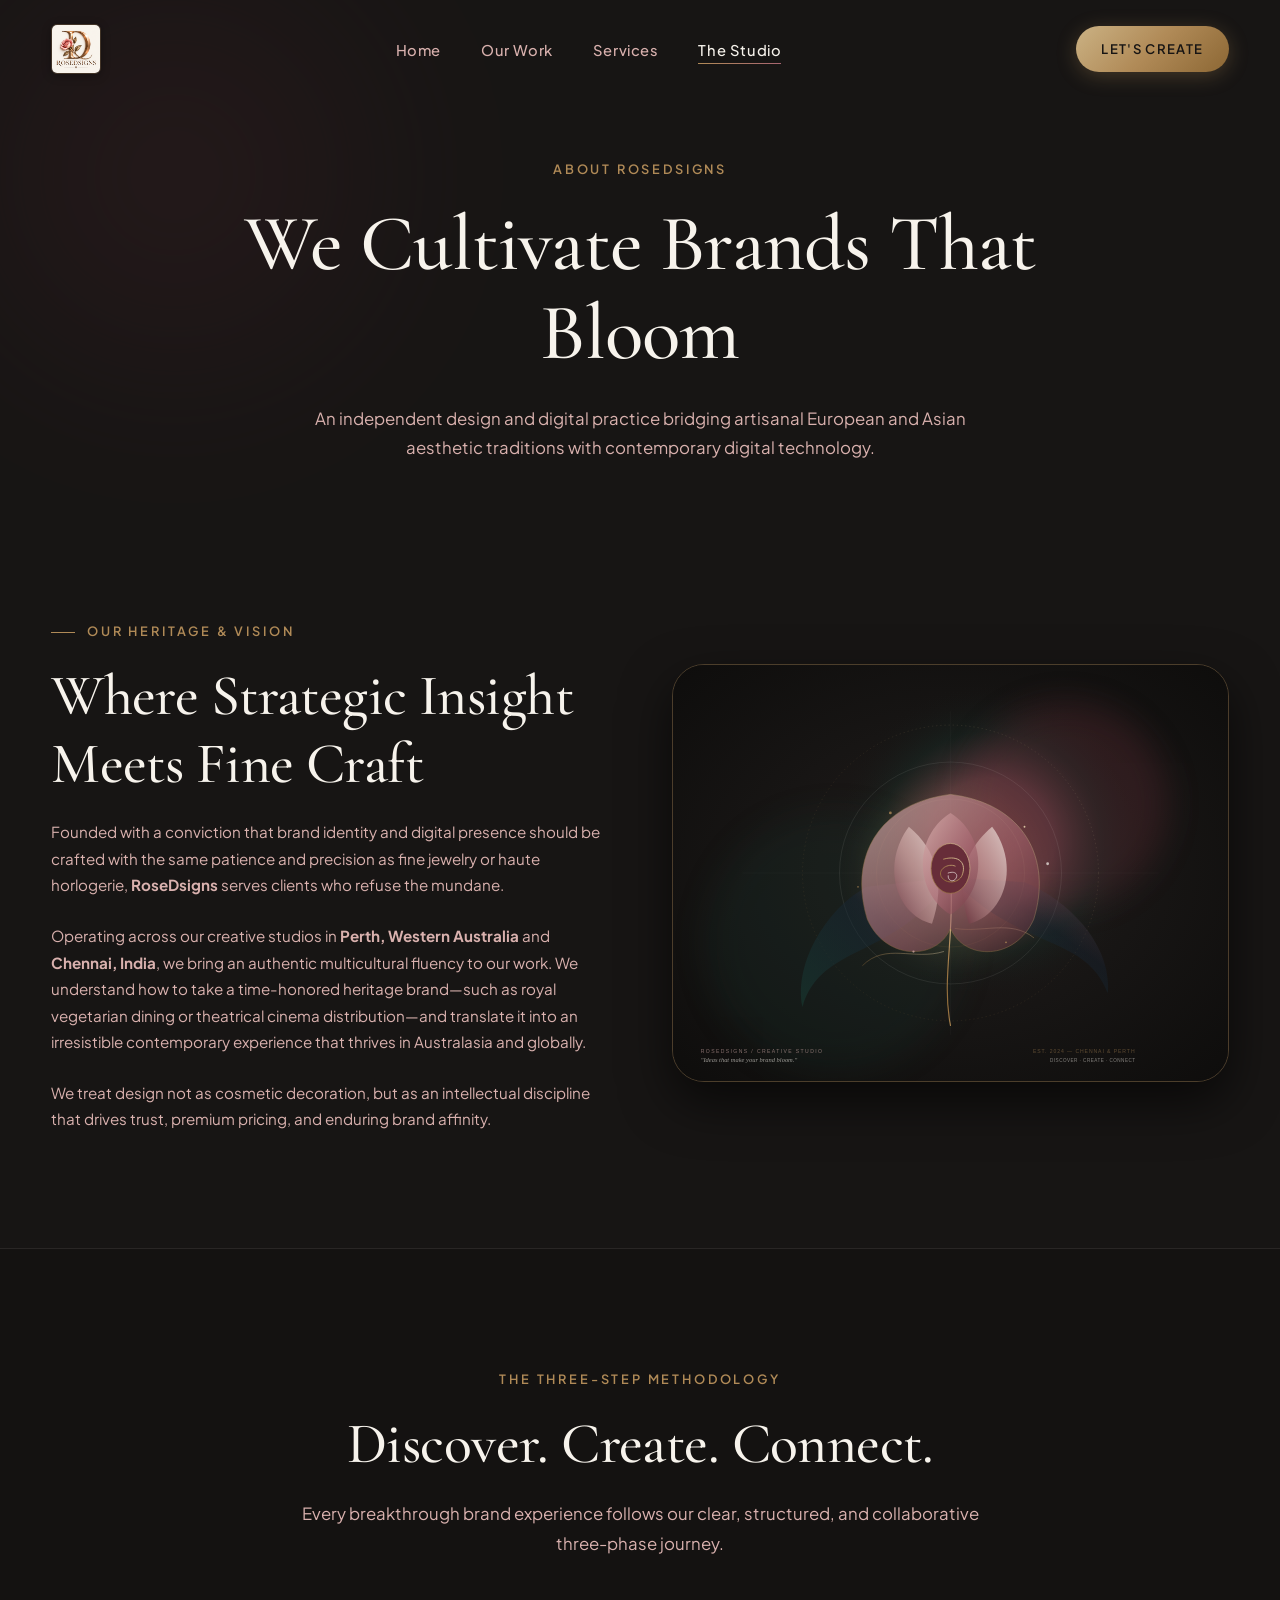
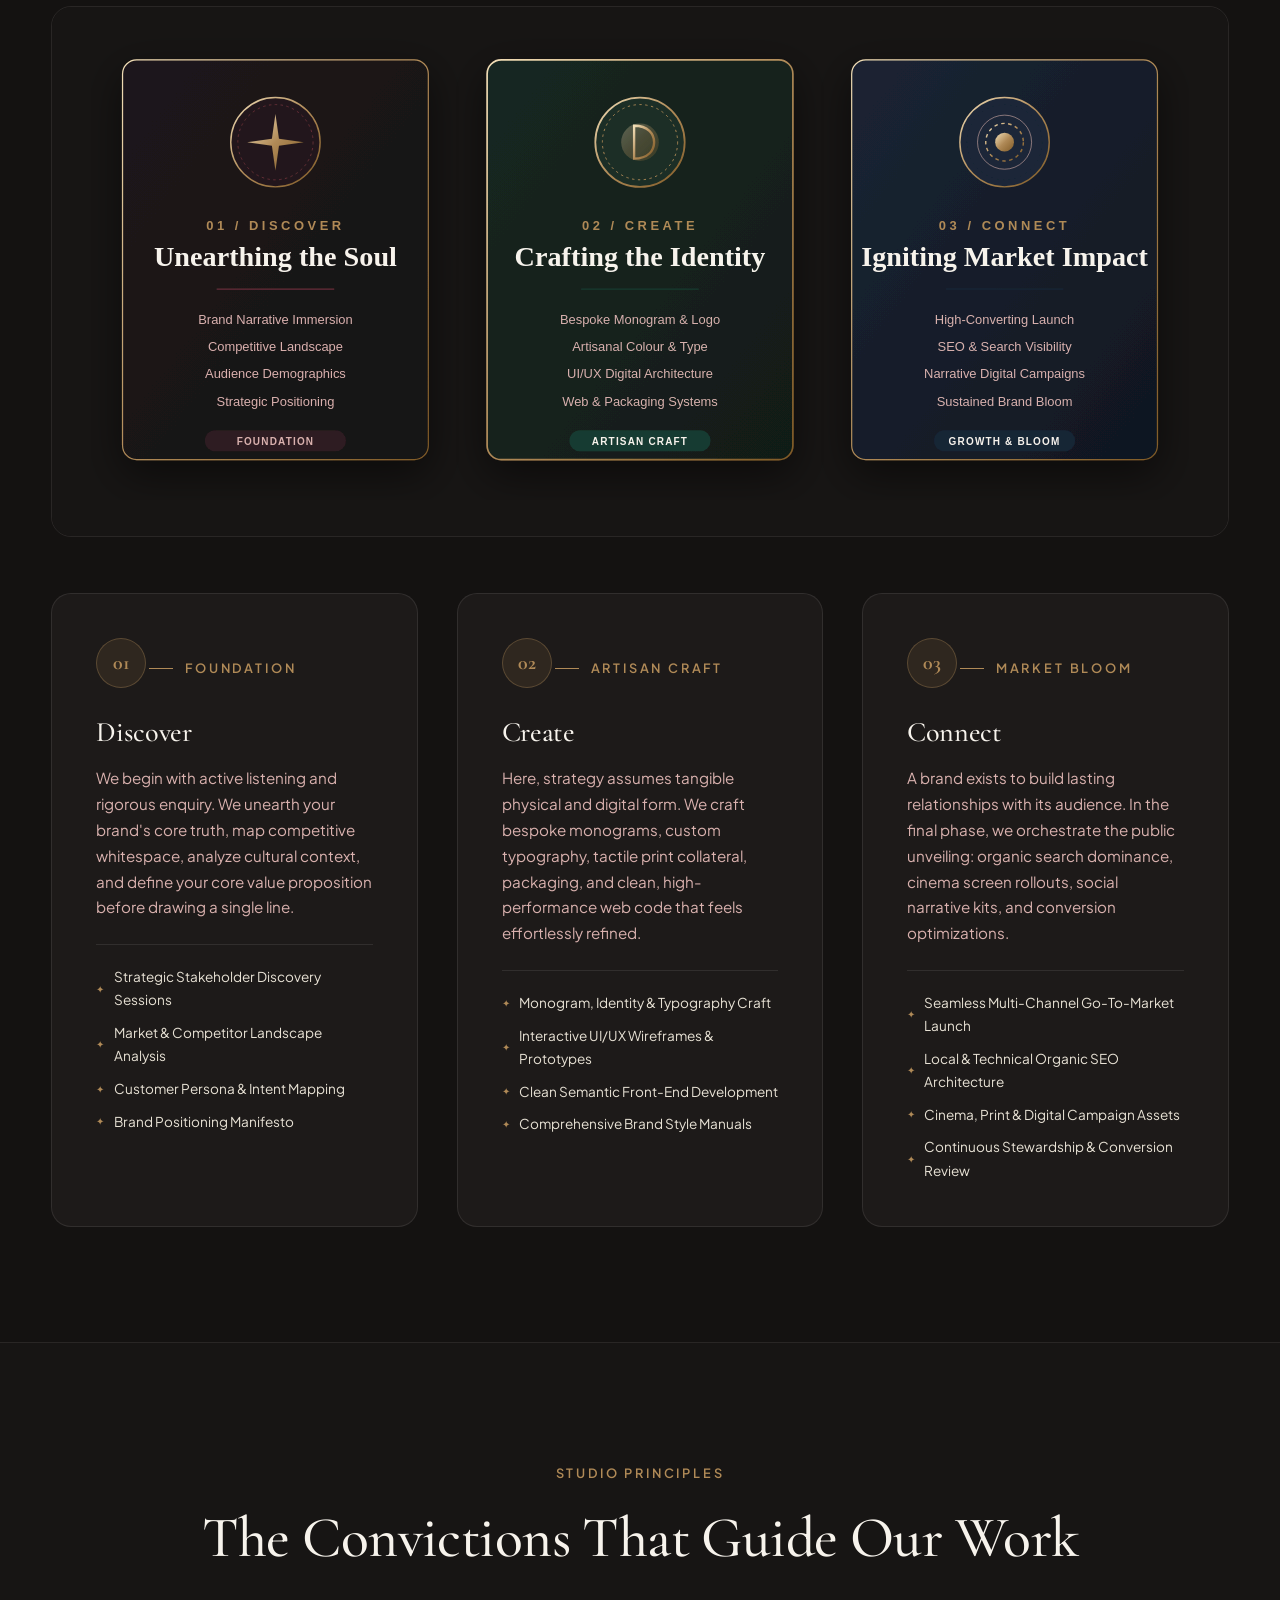
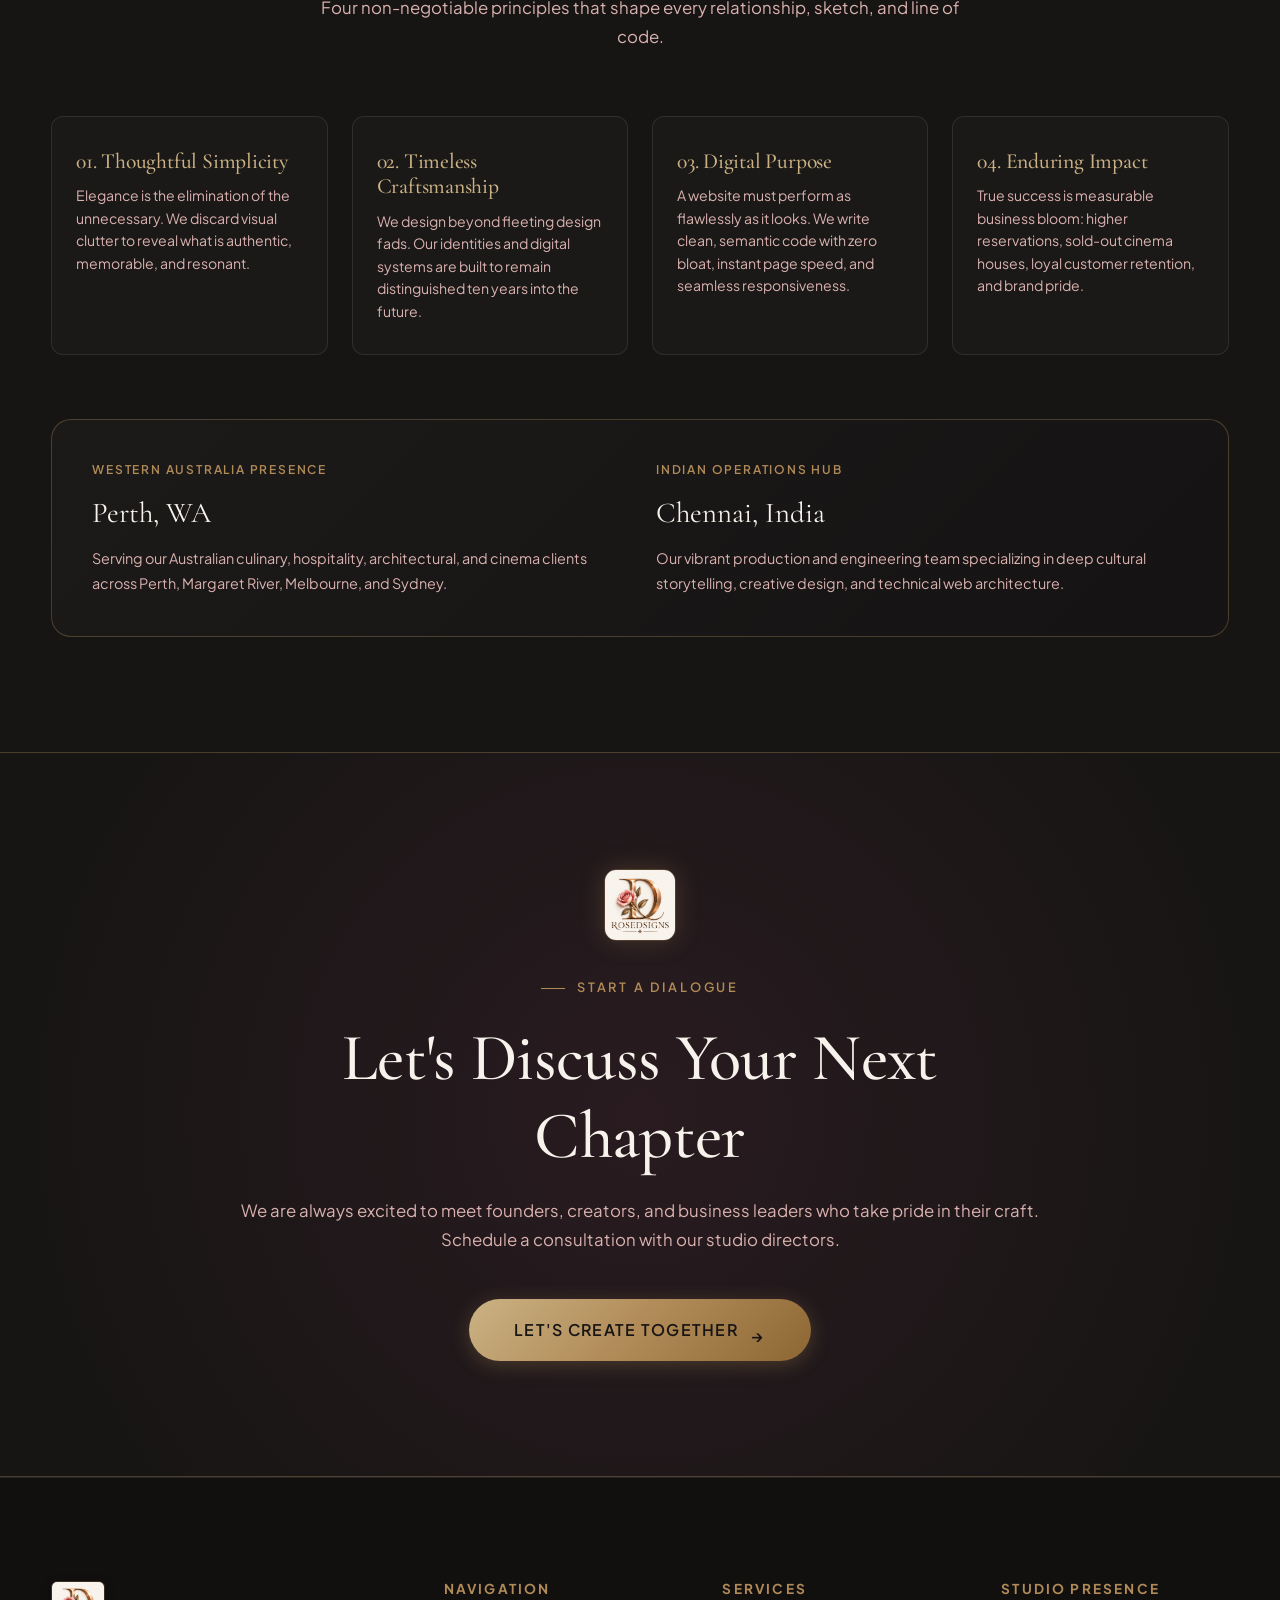
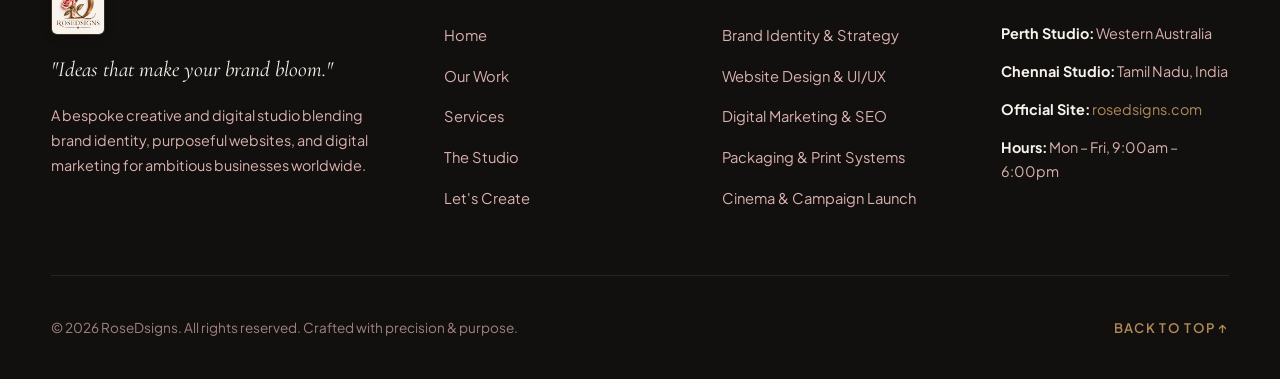
<file: studio.html>
<!DOCTYPE html>
<html lang="en">
<head>
  <meta charset="UTF-8">
  <meta name="viewport" content="width=device-width, initial-scale=1.0">
  <title>The Studio — Philosophy, Process &amp; Ethos | RoseDsigns</title>
  <meta name="description" content="Discover RoseDsigns: an independent creative studio cultivating brands that bloom. Learn our three-step process (Discover, Create, Connect) and studio ethos.">
  <link rel="icon" type="image/png" href="assets/logo.png">
  
  <meta property="og:type" content="website">
  <meta property="og:title" content="The Studio — RoseDsigns Creative Studio">
  <meta property="og:description" content="Ideas that make your brand bloom. Learn our three-step methodology: Discover, Create, and Connect.">
  <meta property="og:image" content="assets/images/hero-bloom.svg">

  <link rel="stylesheet" href="css/styles.css">
</head>
<body>

  <!-- Ambient Glows -->
  <div class="ambient-glow ambient-glow-burgundy" style="width: 550px; height: 550px; top: -100px; left: -100px;"></div>
  <div class="ambient-glow ambient-glow-gold" style="width: 450px; height: 450px; top: 40%; right: -150px;"></div>

  <!-- Header / Navigation -->
  <header class="header">
    <div class="container nav-container">
      <a href="index.html" class="brand-logo-link" aria-label="RoseDsigns Home">
        <img src="assets/logo.png" alt="RoseDsigns Logo" class="brand-logo-img">
      </a>

      <nav aria-label="Primary Navigation">
        <ul class="nav-menu">
          <li><a href="index.html" class="nav-link">Home</a></li>
          <li><a href="work.html" class="nav-link">Our Work</a></li>
          <li><a href="services.html" class="nav-link">Services</a></li>
          <li><a href="studio.html" class="nav-link active">The Studio</a></li>
        </ul>
      </nav>

      <div class="nav-actions">
        <a href="contact.html" class="btn btn-primary nav-cta-btn">Let's Create</a>
        <button class="hamburger-btn" aria-label="Toggle mobile menu" aria-expanded="false">
          <span class="hamburger-line"></span>
          <span class="hamburger-line"></span>
          <span class="hamburger-line"></span>
        </button>
      </div>
    </div>
  </header>

  <!-- Mobile Navigation Drawer -->
  <div class="mobile-nav-drawer" aria-label="Mobile Navigation">
    <div class="mobile-nav-brand">
      <a href="index.html" aria-label="RoseDsigns Home">
        <img src="assets/logo.png" alt="RoseDsigns Logo" class="mobile-brand-logo-img">
      </a>
    </div>
    <ul class="mobile-nav-menu">
      <li><a href="index.html" class="mobile-nav-link">Home</a></li>
      <li><a href="work.html" class="mobile-nav-link">Our Work</a></li>
      <li><a href="services.html" class="mobile-nav-link">Services</a></li>
      <li><a href="studio.html" class="mobile-nav-link active">The Studio</a></li>
      <li><a href="contact.html" class="mobile-nav-link">Let's Create</a></li>
    </ul>

    <div class="mobile-nav-meta">
      <p>EST. 2024 — Perth &amp; Chennai</p>
      <p>Official Website: <a href="https://rosedsigns.com/" target="_blank" rel="noopener">rosedsigns.com</a></p>
      <p>Inquiries: <a href="contact.html">Initiate a Project Brief</a></p>
    </div>
  </div>

  <main>
    <!-- Page Header / Hero -->
    <section class="section section-hero text-center">
      <div class="container container-narrow reveal-fade-up">
        <span class="section-tagline">About RoseDsigns</span>
        <h1 class="hero-headline">We Cultivate Brands That Bloom</h1>
        <p class="section-subtitle">
          An independent design and digital practice bridging artisanal European and Asian aesthetic traditions with contemporary digital technology.
        </p>
      </div>
    </section>

    <!-- Narrative Section: Who We Are -->
    <section class="section" style="padding-top: 0;">
      <div class="container">
        <div style="display: grid; grid-template-columns: repeat(auto-fit, minmax(320px, 1fr)); gap: clamp(2rem, 5vw, 4.5rem); align-items: center;">
          <div class="reveal-fade-up">
            <span class="section-tagline">Our Heritage &amp; Vision</span>
            <h2 class="section-title">Where Strategic Insight Meets Fine Craft</h2>
            <p style="margin-bottom: 1.5rem;">
              Founded with a conviction that brand identity and digital presence should be crafted with the same patience and precision as fine jewelry or haute horlogerie, <strong>RoseDsigns</strong> serves clients who refuse the mundane.
            </p>
            <p style="margin-bottom: 1.5rem;">
              Operating across our creative studios in <strong>Perth, Western Australia</strong> and <strong>Chennai, India</strong>, we bring an authentic multicultural fluency to our work. We understand how to take a time-honored heritage brand—such as royal vegetarian dining or theatrical cinema distribution—and translate it into an irresistible contemporary experience that thrives in Australasia and globally.
            </p>
            <p>
              We treat design not as cosmetic decoration, but as an intellectual discipline that drives trust, premium pricing, and enduring brand affinity.
            </p>
          </div>

          <div class="reveal-fade-up">
            <div style="position: relative; border-radius: var(--radius-xl); overflow: hidden; border: 1px solid var(--border-gold); box-shadow: var(--shadow-lg);">
              <img src="assets/images/hero-bloom.svg" alt="RoseDsigns Studio Bloom Philosophy" style="width: 100%; height: auto; display: block;">
            </div>
          </div>
        </div>
      </div>
    </section>

    <!-- The 3-Step Process (Discover, Create, Connect) -->
    <section class="section" style="background: #141211; border-top: 1px solid var(--border-subtle); border-bottom: 1px solid var(--border-subtle);">
      <div class="container">
        <div class="text-center reveal-fade-up">
          <span class="section-tagline">The Three-Step Methodology</span>
          <h2 class="section-title">Discover. Create. Connect.</h2>
          <p class="section-subtitle">
            Every breakthrough brand experience follows our clear, structured, and collaborative three-phase journey.
          </p>
        </div>

        <!-- Visual Process Infographic -->
        <div class="reveal-fade-up" style="margin-bottom: 3.5rem; border-radius: var(--radius-lg); overflow: hidden; border: 1px solid var(--border-subtle);">
          <img src="assets/images/studio-process.svg" alt="RoseDsigns 3-Step Process: Discover, Create, Connect" style="width: 100%; height: auto; display: block;">
        </div>

        <div class="process-grid">
          <!-- Step 1: Discover -->
          <div class="process-card reveal-fade-up">
            <span class="process-step-indicator">01</span>
            <span class="section-tagline" style="margin-bottom: 0.5rem;">Foundation</span>
            <h3 class="process-title">Discover</h3>
            <p class="process-desc">
              We begin with active listening and rigorous enquiry. We unearth your brand's core truth, map competitive whitespace, analyze cultural context, and define your core value proposition before drawing a single line.
            </p>
            <ul class="process-highlights">
              <li class="process-highlight-item">Strategic Stakeholder Discovery Sessions</li>
              <li class="process-highlight-item">Market &amp; Competitor Landscape Analysis</li>
              <li class="process-highlight-item">Customer Persona &amp; Intent Mapping</li>
              <li class="process-highlight-item">Brand Positioning Manifesto</li>
            </ul>
          </div>

          <!-- Step 2: Create -->
          <div class="process-card reveal-fade-up">
            <span class="process-step-indicator">02</span>
            <span class="section-tagline" style="margin-bottom: 0.5rem;">Artisan Craft</span>
            <h3 class="process-title">Create</h3>
            <p class="process-desc">
              Here, strategy assumes tangible physical and digital form. We craft bespoke monograms, custom typography, tactile print collateral, packaging, and clean, high-performance web code that feels effortlessly refined.
            </p>
            <ul class="process-highlights">
              <li class="process-highlight-item">Monogram, Identity &amp; Typography Craft</li>
              <li class="process-highlight-item">Interactive UI/UX Wireframes &amp; Prototypes</li>
              <li class="process-highlight-item">Clean Semantic Front-End Development</li>
              <li class="process-highlight-item">Comprehensive Brand Style Manuals</li>
            </ul>
          </div>

          <!-- Step 3: Connect -->
          <div class="process-card reveal-fade-up">
            <span class="process-step-indicator">03</span>
            <span class="section-tagline" style="margin-bottom: 0.5rem;">Market Bloom</span>
            <h3 class="process-title">Connect</h3>
            <p class="process-desc">
              A brand exists to build lasting relationships with its audience. In the final phase, we orchestrate the public unveiling: organic search dominance, cinema screen rollouts, social narrative kits, and conversion optimizations.
            </p>
            <ul class="process-highlights">
              <li class="process-highlight-item">Seamless Multi-Channel Go-To-Market Launch</li>
              <li class="process-highlight-item">Local &amp; Technical Organic SEO Architecture</li>
              <li class="process-highlight-item">Cinema, Print &amp; Digital Campaign Assets</li>
              <li class="process-highlight-item">Continuous Stewardship &amp; Conversion Review</li>
            </ul>
          </div>
        </div>
      </div>
    </section>

    <!-- Studio Values -->
    <section class="section">
      <div class="container">
        <div class="text-center reveal-fade-up">
          <span class="section-tagline">Studio Principles</span>
          <h2 class="section-title">The Convictions That Guide Our Work</h2>
          <p class="section-subtitle">
            Four non-negotiable principles that shape every relationship, sketch, and line of code.
          </p>
        </div>

        <div class="values-grid reveal-fade-up">
          <div class="value-card">
            <h3 class="value-title">01. Thoughtful Simplicity</h3>
            <p class="value-desc">
              Elegance is the elimination of the unnecessary. We discard visual clutter to reveal what is authentic, memorable, and resonant.
            </p>
          </div>

          <div class="value-card">
            <h3 class="value-title">02. Timeless Craftsmanship</h3>
            <p class="value-desc">
              We design beyond fleeting design fads. Our identities and digital systems are built to remain distinguished ten years into the future.
            </p>
          </div>

          <div class="value-card">
            <h3 class="value-title">03. Digital Purpose</h3>
            <p class="value-desc">
              A website must perform as flawlessly as it looks. We write clean, semantic code with zero bloat, instant page speed, and seamless responsiveness.
            </p>
          </div>

          <div class="value-card">
            <h3 class="value-title">04. Enduring Impact</h3>
            <p class="value-desc">
              True success is measurable business bloom: higher reservations, sold-out cinema houses, loyal customer retention, and brand pride.
            </p>
          </div>
        </div>

        <!-- Studio Locations Strip -->
        <div class="studio-locations-strip reveal-fade-up">
          <div class="location-item">
            <span class="location-tag">Western Australia Presence</span>
            <div class="location-name">Perth, WA</div>
            <p class="location-desc">
              Serving our Australian culinary, hospitality, architectural, and cinema clients across Perth, Margaret River, Melbourne, and Sydney.
            </p>
          </div>

          <div class="location-item">
            <span class="location-tag">Indian Operations Hub</span>
            <div class="location-name">Chennai, India</div>
            <p class="location-desc">
              Our vibrant production and engineering team specializing in deep cultural storytelling, creative design, and technical web architecture.
            </p>
          </div>
        </div>
      </div>
    </section>

    <!-- Let's Create CTA Banner -->
    <section class="section cta-banner-section">
      <div class="container">
        <div class="cta-banner-wrapper reveal-fade-up">
          <img src="assets/logo.png" alt="RoseDsigns Logo" class="cta-banner-emblem">
          <span class="section-tagline">Start a Dialogue</span>
          <h2 class="cta-banner-title">Let's Discuss Your Next Chapter</h2>
          <p class="cta-banner-desc">
            We are always excited to meet founders, creators, and business leaders who take pride in their craft. Schedule a consultation with our studio directors.
          </p>
          <a href="contact.html" class="btn btn-primary" style="font-size: 1rem; padding: 1.1rem 2.8rem;">
            Let's Create Together
            <span class="btn-arrow-icon">→</span>
          </a>
        </div>
      </div>
    </section>
  </main>

  <!-- Consistent Footer -->
  <footer class="footer">
    <div class="container">
      <div class="footer-top">
        <div class="footer-brand">
          <a href="index.html" aria-label="RoseDsigns Home">
            <img src="assets/logo.png" alt="RoseDsigns" class="footer-logo">
          </a>
          <p class="footer-tagline">"Ideas that make your brand bloom."</p>
          <p class="footer-desc">
            A bespoke creative and digital studio blending brand identity, purposeful websites, and digital marketing for ambitious businesses worldwide.
          </p>
        </div>

        <div>
          <h4 class="footer-column-title">Navigation</h4>
          <ul class="footer-links-list">
            <li><a href="index.html" class="footer-link">Home</a></li>
            <li><a href="work.html" class="footer-link">Our Work</a></li>
            <li><a href="services.html" class="footer-link">Services</a></li>
            <li><a href="studio.html" class="footer-link">The Studio</a></li>
            <li><a href="contact.html" class="footer-link">Let's Create</a></li>
          </ul>
        </div>

        <div>
          <h4 class="footer-column-title">Services</h4>
          <ul class="footer-links-list">
            <li><a href="services.html#branding" class="footer-link">Brand Identity &amp; Strategy</a></li>
            <li><a href="services.html#web-design" class="footer-link">Website Design &amp; UI/UX</a></li>
            <li><a href="services.html#digital-solutions" class="footer-link">Digital Marketing &amp; SEO</a></li>
            <li><a href="services.html#packaging" class="footer-link">Packaging &amp; Print Systems</a></li>
            <li><a href="services.html#campaigns" class="footer-link">Cinema &amp; Campaign Launch</a></li>
          </ul>
        </div>

        <div>
          <h4 class="footer-column-title">Studio Presence</h4>
          <ul class="footer-links-list">
            <li class="footer-desc"><strong style="color: var(--color-ivory);">Perth Studio:</strong> Western Australia</li>
            <li class="footer-desc"><strong style="color: var(--color-ivory);">Chennai Studio:</strong> Tamil Nadu, India</li>
            <li class="footer-desc"><strong style="color: var(--color-ivory);">Official Site:</strong> <a href="https://rosedsigns.com/" target="_blank" rel="noopener" style="color: var(--color-antique-gold);">rosedsigns.com</a></li>
            <li class="footer-desc"><strong style="color: var(--color-ivory);">Hours:</strong> Mon – Fri, 9:00am – 6:00pm</li>
          </ul>
        </div>
      </div>

      <div class="footer-bottom">
        <div class="footer-copyright">
          &copy; 2026 RoseDsigns. All rights reserved. Crafted with precision &amp; purpose.
        </div>
        <button class="footer-back-to-top" aria-label="Scroll back to top">
          Back to Top ↑
        </button>
      </div>
    </div>
  </footer>

  <script src="js/main.js"></script>
</body>
</html>
</file>
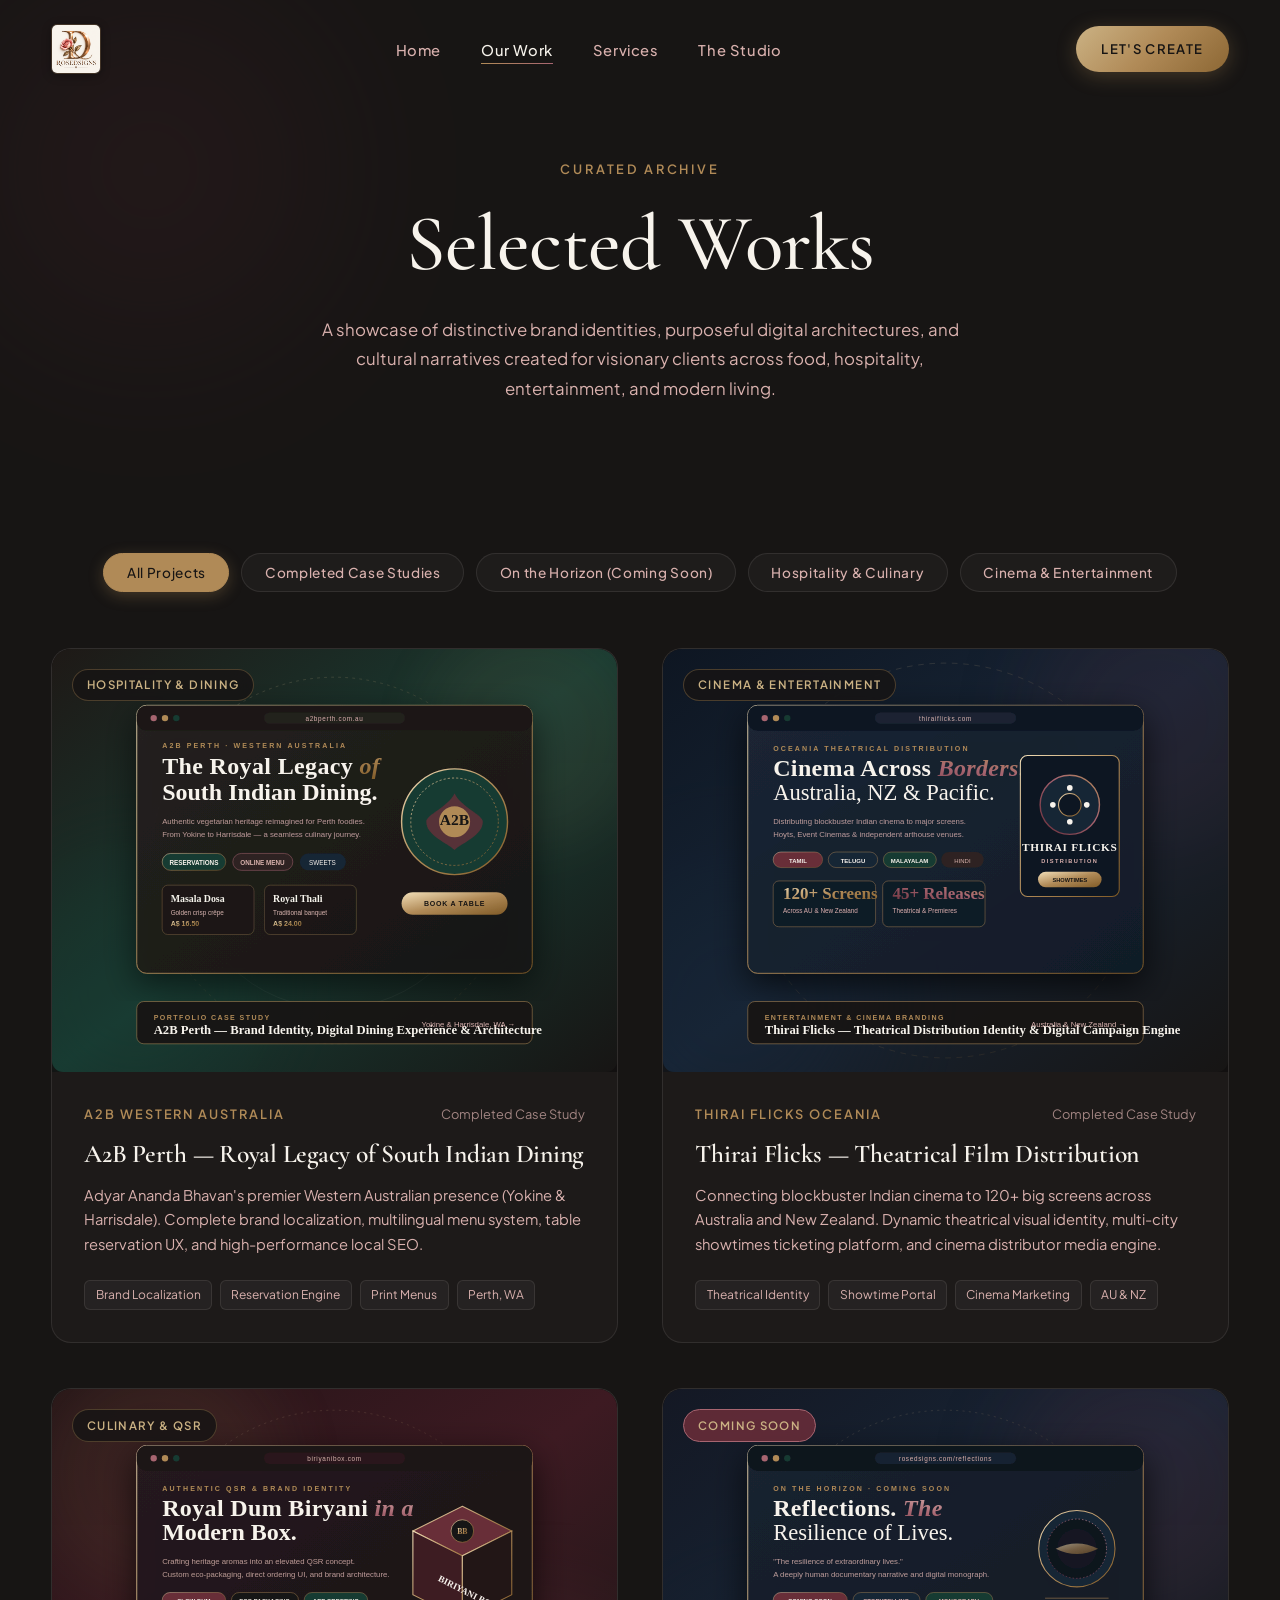
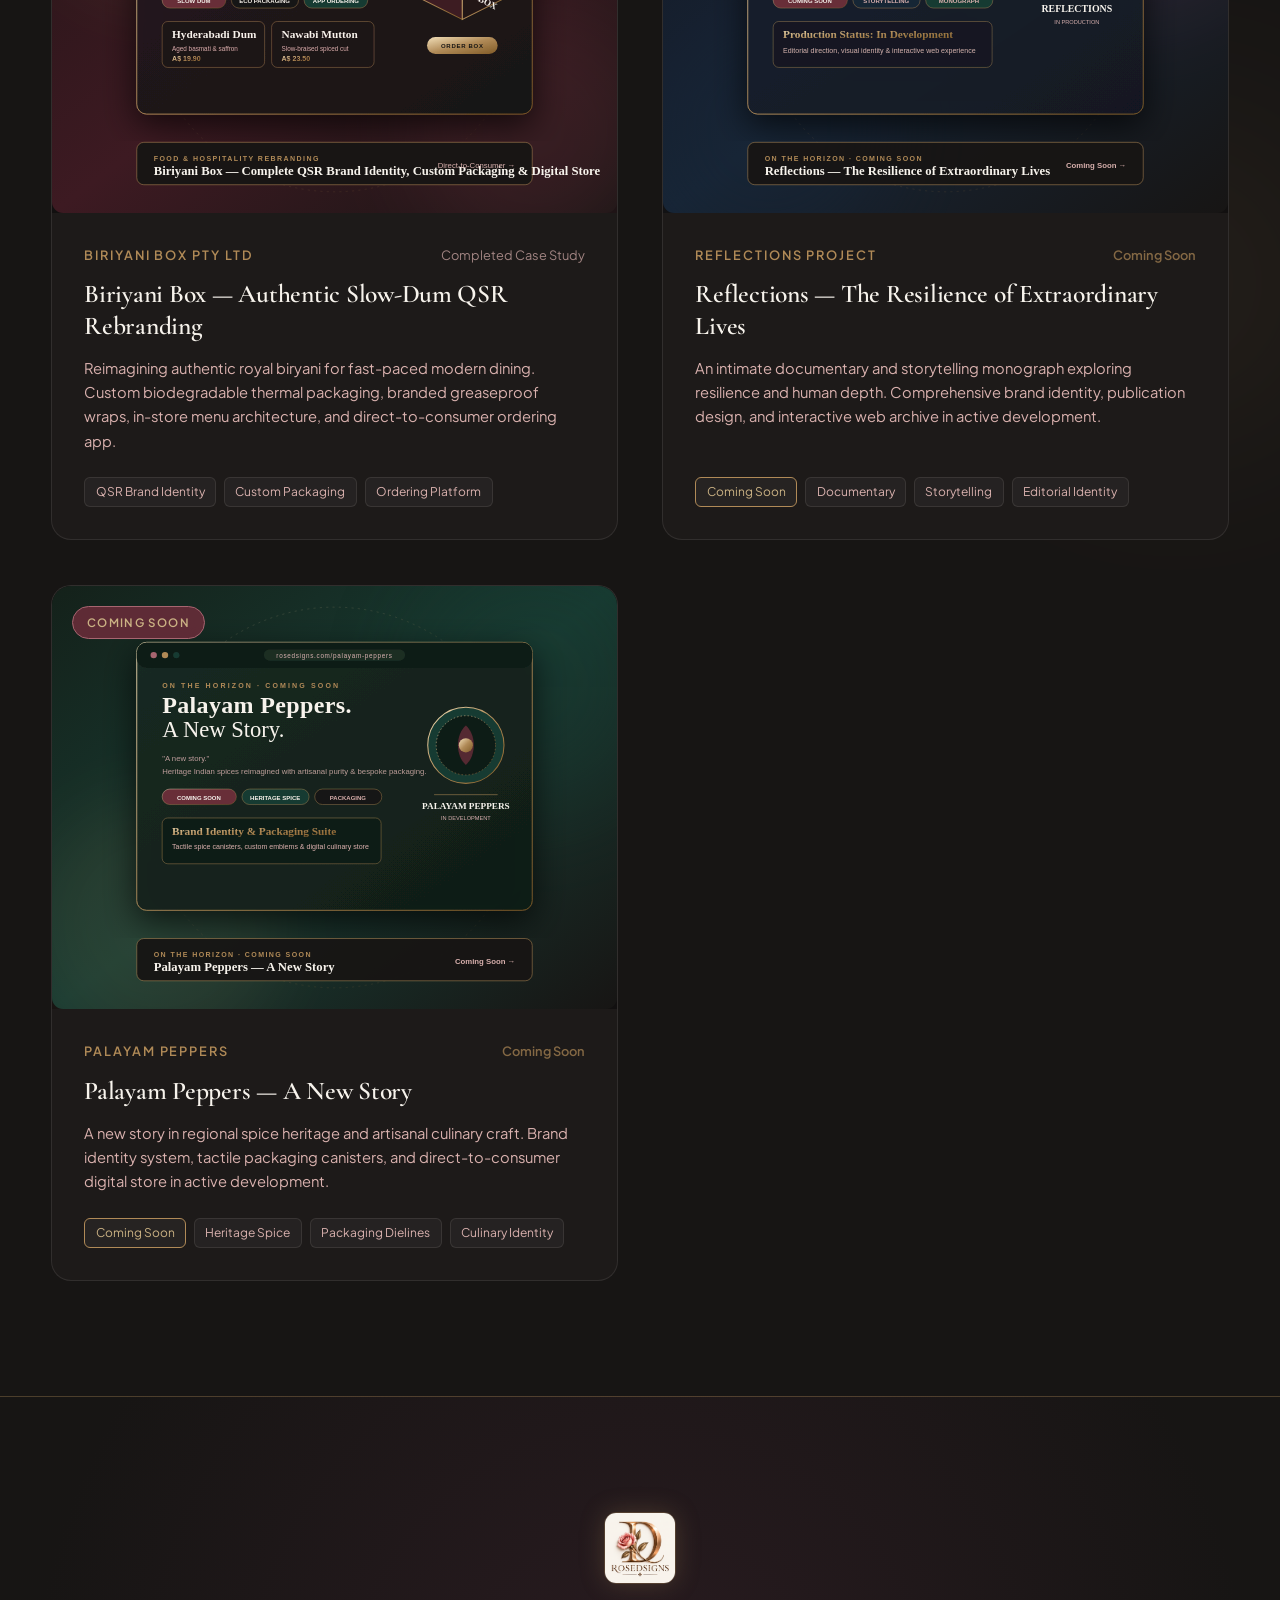
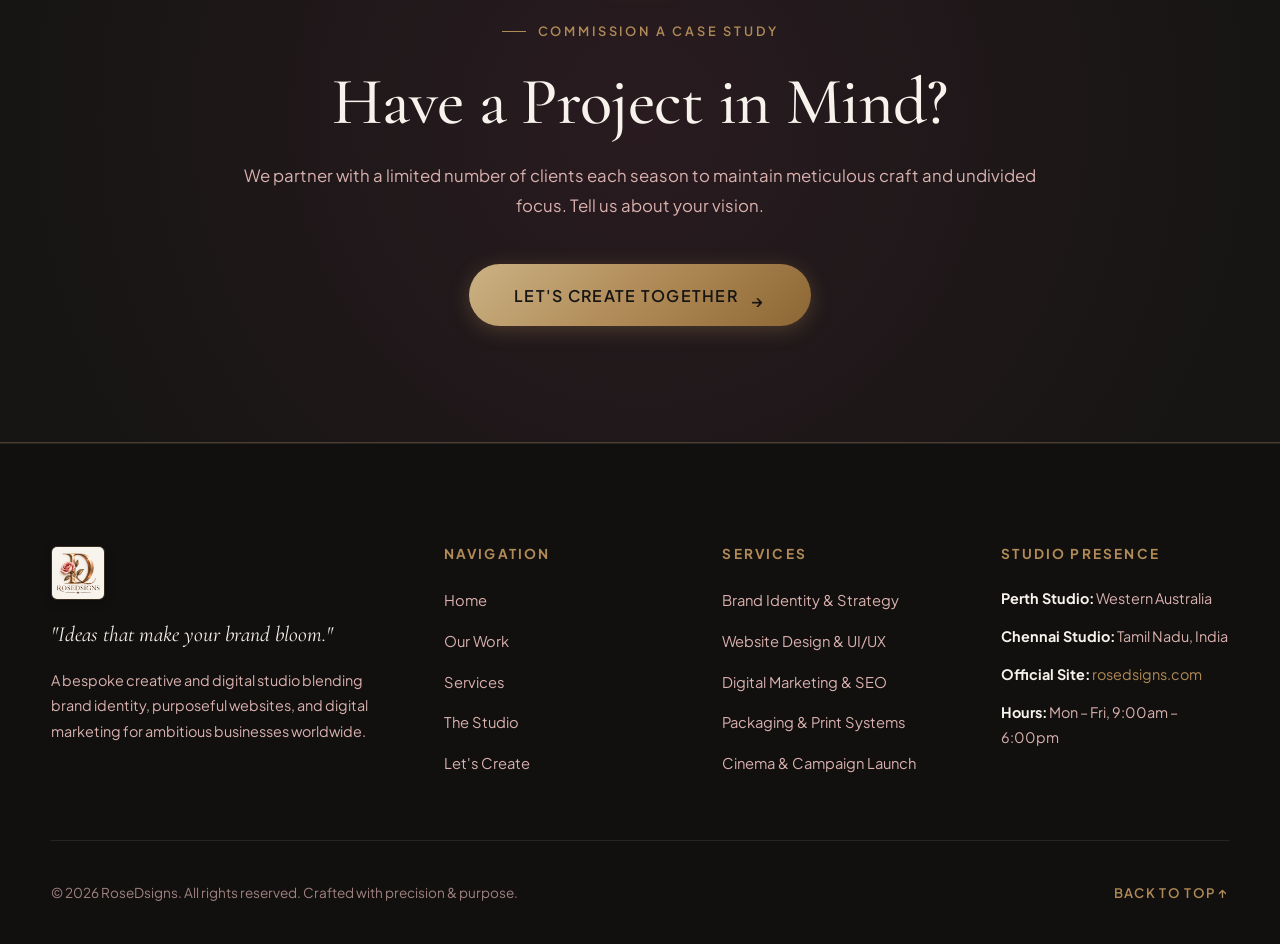
<file: work.html>
<!DOCTYPE html>
<html lang="en">
<head>
  <meta charset="UTF-8">
  <meta name="viewport" content="width=device-width, initial-scale=1.0">
  <title>Our Work — Portfolio &amp; Case Studies | RoseDsigns</title>
  <meta name="description" content="Explore selected case studies by RoseDsigns: brand identity, website architecture, and digital campaigns for A2B Perth, Thirai Flicks, Biriyani Box, and luxury brands.">
  <link rel="icon" type="image/png" href="assets/logo.png">
  
  <meta property="og:type" content="website">
  <meta property="og:title" content="Our Work — RoseDsigns Creative Studio">
  <meta property="og:description" content="Bespoke case studies in brand transformation, digital architecture, and cultural storytelling.">
  <meta property="og:image" content="assets/images/hero-bloom.svg">

  <link rel="stylesheet" href="css/styles.css">
</head>
<body>

  <!-- Ambient Glows -->
  <div class="ambient-glow ambient-glow-burgundy" style="width: 500px; height: 500px; top: -80px; left: -100px;"></div>
  <div class="ambient-glow ambient-glow-gold" style="width: 450px; height: 450px; top: 40%; right: -120px;"></div>

  <!-- Header / Navigation -->
  <header class="header">
    <div class="container nav-container">
      <a href="index.html" class="brand-logo-link" aria-label="RoseDsigns Home">
        <img src="assets/logo.png" alt="RoseDsigns Logo" class="brand-logo-img">
      </a>

      <nav aria-label="Primary Navigation">
        <ul class="nav-menu">
          <li><a href="index.html" class="nav-link">Home</a></li>
          <li><a href="work.html" class="nav-link active">Our Work</a></li>
          <li><a href="services.html" class="nav-link">Services</a></li>
          <li><a href="studio.html" class="nav-link">The Studio</a></li>
        </ul>
      </nav>

      <div class="nav-actions">
        <a href="contact.html" class="btn btn-primary nav-cta-btn">Let's Create</a>
        <button class="hamburger-btn" aria-label="Toggle mobile menu" aria-expanded="false">
          <span class="hamburger-line"></span>
          <span class="hamburger-line"></span>
          <span class="hamburger-line"></span>
        </button>
      </div>
    </div>
  </header>

  <!-- Mobile Navigation Drawer -->
  <div class="mobile-nav-drawer" aria-label="Mobile Navigation">
    <div class="mobile-nav-brand">
      <a href="index.html" aria-label="RoseDsigns Home">
        <img src="assets/logo.png" alt="RoseDsigns Logo" class="mobile-brand-logo-img">
      </a>
    </div>
    <ul class="mobile-nav-menu">
      <li><a href="index.html" class="mobile-nav-link">Home</a></li>
      <li><a href="work.html" class="mobile-nav-link active">Our Work</a></li>
      <li><a href="services.html" class="mobile-nav-link">Services</a></li>
      <li><a href="studio.html" class="mobile-nav-link">The Studio</a></li>
      <li><a href="contact.html" class="mobile-nav-link">Let's Create</a></li>
    </ul>

    <div class="mobile-nav-meta">
      <p>EST. 2024 — Perth &amp; Chennai</p>
      <p>Official Website: <a href="https://rosedsigns.com/" target="_blank" rel="noopener">rosedsigns.com</a></p>
      <p>Inquiries: <a href="contact.html">Initiate a Project Brief</a></p>
    </div>
  </div>

  <main>
    <!-- Page Header / Hero -->
    <section class="section section-hero text-center">
      <div class="container container-narrow reveal-fade-up">
        <span class="section-tagline">Curated Archive</span>
        <h1 class="hero-headline">Selected Works</h1>
        <p class="section-subtitle">
          A showcase of distinctive brand identities, purposeful digital architectures, and cultural narratives created for visionary clients across food, hospitality, entertainment, and modern living.
        </p>
      </div>
    </section>

    <!-- Portfolio Section with Interactive Filters & Grid -->
    <section class="section" style="padding-top: 0;">
      <div class="container">
        <!-- Filter Tabs -->
        <div class="portfolio-filter-bar reveal-fade-up">
          <button class="filter-btn active" data-filter="all">All Projects</button>
          <button class="filter-btn" data-filter="completed">Completed Case Studies</button>
          <button class="filter-btn" data-filter="coming-soon">On the Horizon (Coming Soon)</button>
          <button class="filter-btn" data-filter="hospitality">Hospitality &amp; Culinary</button>
          <button class="filter-btn" data-filter="entertainment">Cinema &amp; Entertainment</button>
        </div>

        <!-- Portfolio Cards Grid -->
        <div class="portfolio-grid">
          <!-- 1. A2B Perth -->
          <article class="portfolio-card reveal-fade-up" data-project-id="a2b-perth" data-category="completed branding website hospitality">
            <div class="portfolio-thumb-wrapper">
              <span class="portfolio-category-badge">Hospitality &amp; Dining</span>
              <span class="portfolio-hover-indicator">↗</span>
              <img src="assets/images/project-a2b.svg" alt="A2B Perth Portfolio Case Study" class="portfolio-thumb" loading="lazy">
            </div>
            <div class="portfolio-body">
              <div>
                <div class="portfolio-meta-row">
                  <span class="portfolio-client">A2B Western Australia</span>
                  <span class="portfolio-year">Completed Case Study</span>
                </div>
                <h2 class="portfolio-title">A2B Perth — Royal Legacy of South Indian Dining</h2>
                <p class="portfolio-desc">
                  Adyar Ananda Bhavan's premier Western Australian presence (Yokine &amp; Harrisdale). Complete brand localization, multilingual menu system, table reservation UX, and high-performance local SEO.
                </p>
              </div>
              <div class="portfolio-tags">
                <span class="portfolio-tag">Brand Localization</span>
                <span class="portfolio-tag">Reservation Engine</span>
                <span class="portfolio-tag">Print Menus</span>
                <span class="portfolio-tag">Perth, WA</span>
              </div>
            </div>
          </article>

          <!-- 2. Thirai Flicks -->
          <article class="portfolio-card reveal-fade-up" data-project-id="thirai-flicks" data-category="completed branding digital entertainment">
            <div class="portfolio-thumb-wrapper">
              <span class="portfolio-category-badge">Cinema &amp; Entertainment</span>
              <span class="portfolio-hover-indicator">↗</span>
              <img src="assets/images/project-thirai.svg" alt="Thirai Flicks Portfolio Case Study" class="portfolio-thumb" loading="lazy">
            </div>
            <div class="portfolio-body">
              <div>
                <div class="portfolio-meta-row">
                  <span class="portfolio-client">Thirai Flicks Oceania</span>
                  <span class="portfolio-year">Completed Case Study</span>
                </div>
                <h2 class="portfolio-title">Thirai Flicks — Theatrical Film Distribution</h2>
                <p class="portfolio-desc">
                  Connecting blockbuster Indian cinema to 120+ big screens across Australia and New Zealand. Dynamic theatrical visual identity, multi-city showtimes ticketing platform, and cinema distributor media engine.
                </p>
              </div>
              <div class="portfolio-tags">
                <span class="portfolio-tag">Theatrical Identity</span>
                <span class="portfolio-tag">Showtime Portal</span>
                <span class="portfolio-tag">Cinema Marketing</span>
                <span class="portfolio-tag">AU &amp; NZ</span>
              </div>
            </div>
          </article>

          <!-- 3. Biriyani Box -->
          <article class="portfolio-card reveal-fade-up" data-project-id="biriyani-box" data-category="completed branding website hospitality">
            <div class="portfolio-thumb-wrapper">
              <span class="portfolio-category-badge">Culinary &amp; QSR</span>
              <span class="portfolio-hover-indicator">↗</span>
              <img src="assets/images/project-biriyani.svg" alt="Biriyani Box Portfolio Case Study" class="portfolio-thumb" loading="lazy">
            </div>
            <div class="portfolio-body">
              <div>
                <div class="portfolio-meta-row">
                  <span class="portfolio-client">Biriyani Box Pty Ltd</span>
                  <span class="portfolio-year">Completed Case Study</span>
                </div>
                <h2 class="portfolio-title">Biriyani Box — Authentic Slow-Dum QSR Rebranding</h2>
                <p class="portfolio-desc">
                  Reimagining authentic royal biryani for fast-paced modern dining. Custom biodegradable thermal packaging, branded greaseproof wraps, in-store menu architecture, and direct-to-consumer ordering app.
                </p>
              </div>
              <div class="portfolio-tags">
                <span class="portfolio-tag">QSR Brand Identity</span>
                <span class="portfolio-tag">Custom Packaging</span>
                <span class="portfolio-tag">Ordering Platform</span>
              </div>
            </div>
          </article>

          <!-- 4. Reflections (Coming Soon) -->
          <article class="portfolio-card portfolio-card-coming-soon reveal-fade-up" data-project-id="reflections" data-category="coming-soon branding digital entertainment">
            <div class="portfolio-thumb-wrapper">
              <span class="portfolio-category-badge" style="background: rgba(103, 45, 57, 0.9); border-color: var(--color-antique-rose);">Coming Soon</span>
              <span class="portfolio-hover-indicator">↗</span>
              <img src="assets/images/project-reflections.svg" alt="Reflections Portfolio Case Study" class="portfolio-thumb" loading="lazy">
            </div>
            <div class="portfolio-body">
              <div>
                <div class="portfolio-meta-row">
                  <span class="portfolio-client">Reflections Project</span>
                  <span class="portfolio-year" style="color: var(--color-antique-gold); font-weight: 600;">Coming Soon</span>
                </div>
                <h2 class="portfolio-title">Reflections — The Resilience of Extraordinary Lives</h2>
                <p class="portfolio-desc">
                  An intimate documentary and storytelling monograph exploring resilience and human depth. Comprehensive brand identity, publication design, and interactive web archive in active development.
                </p>
              </div>
              <div class="portfolio-tags">
                <span class="portfolio-tag" style="border-color: var(--color-antique-gold); color: var(--color-antique-gold-light);">Coming Soon</span>
                <span class="portfolio-tag">Documentary</span>
                <span class="portfolio-tag">Storytelling</span>
                <span class="portfolio-tag">Editorial Identity</span>
              </div>
            </div>
          </article>

          <!-- 5. Palayam Peppers (Coming Soon) -->
          <article class="portfolio-card portfolio-card-coming-soon reveal-fade-up" data-project-id="palayam-peppers" data-category="coming-soon branding website hospitality">
            <div class="portfolio-thumb-wrapper">
              <span class="portfolio-category-badge" style="background: rgba(103, 45, 57, 0.9); border-color: var(--color-antique-rose);">Coming Soon</span>
              <span class="portfolio-hover-indicator">↗</span>
              <img src="assets/images/project-palayam.svg" alt="Palayam Peppers Portfolio Case Study" class="portfolio-thumb" loading="lazy">
            </div>
            <div class="portfolio-body">
              <div>
                <div class="portfolio-meta-row">
                  <span class="portfolio-client">Palayam Peppers</span>
                  <span class="portfolio-year" style="color: var(--color-antique-gold); font-weight: 600;">Coming Soon</span>
                </div>
                <h2 class="portfolio-title">Palayam Peppers — A New Story</h2>
                <p class="portfolio-desc">
                  A new story in regional spice heritage and artisanal culinary craft. Brand identity system, tactile packaging canisters, and direct-to-consumer digital store in active development.
                </p>
              </div>
              <div class="portfolio-tags">
                <span class="portfolio-tag" style="border-color: var(--color-antique-gold); color: var(--color-antique-gold-light);">Coming Soon</span>
                <span class="portfolio-tag">Heritage Spice</span>
                <span class="portfolio-tag">Packaging Dielines</span>
                <span class="portfolio-tag">Culinary Identity</span>
              </div>
            </div>
          </article>
        </div>
      </div>
    </section>

    <!-- Project Inquiry Callout -->
    <section class="section cta-banner-section">
      <div class="container">
        <div class="cta-banner-wrapper reveal-fade-up">
          <img src="assets/logo.png" alt="RoseDsigns Logo" class="cta-banner-emblem">
          <span class="section-tagline">Commission A Case Study</span>
          <h2 class="cta-banner-title">Have a Project in Mind?</h2>
          <p class="cta-banner-desc">
            We partner with a limited number of clients each season to maintain meticulous craft and undivided focus. Tell us about your vision.
          </p>
          <a href="contact.html" class="btn btn-primary" style="font-size: 1rem; padding: 1.1rem 2.8rem;">
            Let's Create Together
            <span class="btn-arrow-icon">→</span>
          </a>
        </div>
      </div>
    </section>
  </main>

  <!-- Interactive Project Details Modal -->
  <div class="case-modal-overlay" aria-modal="true" role="dialog" aria-label="Project Case Study Details">
    <div class="case-modal-container">
      <button class="case-modal-close" aria-label="Close Case Study Details">&times;</button>
      <div class="case-modal-hero">
        <img src="assets/images/project-a2b.svg" alt="Case Study Hero" class="case-modal-hero-img">
      </div>
      <div class="case-modal-content">
        <div class="case-modal-header">
          <div class="case-modal-category">Category</div>
          <h2 class="case-modal-title">Project Title</h2>
        </div>

        <div class="case-modal-meta-grid">
          <div>
            <div class="case-meta-label">Client</div>
            <div class="case-meta-value case-meta-client">Client Name</div>
          </div>
          <div>
            <div class="case-meta-label">Timeline</div>
            <div class="case-meta-value case-meta-timeline">Timeline</div>
          </div>
          <div>
            <div class="case-meta-label">Location</div>
            <div class="case-meta-value case-meta-location">Location</div>
          </div>
        </div>

        <div class="case-modal-section">
          <h3 class="case-section-heading">Overview</h3>
          <p class="case-modal-overview"></p>
        </div>

        <div class="case-modal-section">
          <h3 class="case-section-heading">The Challenge</h3>
          <p class="case-modal-challenge"></p>
        </div>

        <div class="case-modal-section">
          <h3 class="case-section-heading">The RoseDsigns Solution</h3>
          <p class="case-modal-solution"></p>
        </div>

        <div class="case-modal-section">
          <h3 class="case-section-heading">Key Deliverables</h3>
          <ul class="case-modal-deliverables-list"></ul>
        </div>

        <div class="case-modal-section">
          <h3 class="case-section-heading">Client Outcome &amp; Impact</h3>
          <p class="case-modal-outcome" style="color: var(--color-antique-gold-light); font-weight: 500;"></p>
        </div>
      </div>
    </div>
  </div>

  <!-- Consistent Footer -->
  <footer class="footer">
    <div class="container">
      <div class="footer-top">
        <div class="footer-brand">
          <a href="index.html" aria-label="RoseDsigns Home">
            <img src="assets/logo.png" alt="RoseDsigns" class="footer-logo">
          </a>
          <p class="footer-tagline">"Ideas that make your brand bloom."</p>
          <p class="footer-desc">
            A bespoke creative and digital studio blending brand identity, purposeful websites, and digital marketing for ambitious businesses worldwide.
          </p>
        </div>

        <div>
          <h4 class="footer-column-title">Navigation</h4>
          <ul class="footer-links-list">
            <li><a href="index.html" class="footer-link">Home</a></li>
            <li><a href="work.html" class="footer-link">Our Work</a></li>
            <li><a href="services.html" class="footer-link">Services</a></li>
            <li><a href="studio.html" class="footer-link">The Studio</a></li>
            <li><a href="contact.html" class="footer-link">Let's Create</a></li>
          </ul>
        </div>

        <div>
          <h4 class="footer-column-title">Services</h4>
          <ul class="footer-links-list">
            <li><a href="services.html#branding" class="footer-link">Brand Identity &amp; Strategy</a></li>
            <li><a href="services.html#web-design" class="footer-link">Website Design &amp; UI/UX</a></li>
            <li><a href="services.html#digital-solutions" class="footer-link">Digital Marketing &amp; SEO</a></li>
            <li><a href="services.html#packaging" class="footer-link">Packaging &amp; Print Systems</a></li>
            <li><a href="services.html#campaigns" class="footer-link">Cinema &amp; Campaign Launch</a></li>
          </ul>
        </div>

        <div>
          <h4 class="footer-column-title">Studio Presence</h4>
          <ul class="footer-links-list">
            <li class="footer-desc"><strong style="color: var(--color-ivory);">Perth Studio:</strong> Western Australia</li>
            <li class="footer-desc"><strong style="color: var(--color-ivory);">Chennai Studio:</strong> Tamil Nadu, India</li>
            <li class="footer-desc"><strong style="color: var(--color-ivory);">Official Site:</strong> <a href="https://rosedsigns.com/" target="_blank" rel="noopener" style="color: var(--color-antique-gold);">rosedsigns.com</a></li>
            <li class="footer-desc"><strong style="color: var(--color-ivory);">Hours:</strong> Mon – Fri, 9:00am – 6:00pm</li>
          </ul>
        </div>
      </div>

      <div class="footer-bottom">
        <div class="footer-copyright">
          &copy; 2026 RoseDsigns. All rights reserved. Crafted with precision &amp; purpose.
        </div>
        <button class="footer-back-to-top" aria-label="Scroll back to top">
          Back to Top ↑
        </button>
      </div>
    </div>
  </footer>

  <script src="js/main.js"></script>
</body>
</html>
</file>
<file: css/styles.css>
/* ==========================================================================
   ROSEDSIGNS — LUXURY CREATIVE & DIGITAL STUDIO
   Design System & Main Stylesheet
   Brand Colours:
     Rose Black:    #171514
     Ivory:         #F7F3EC
     Antique Rose:  #A76570
     Dusty Blush:   #D9B1AE
     Burgundy:      #672D39
     British Green: #183B32
     Midnight Navy: #172536
     Antique Gold:  #B08A57
   ========================================================================== */

/* --------------------------------------------------------------------------
   Google Fonts Import
   Serif: Cormorant Garamond & Playfair Display
   Sans-Serif: Plus Jakarta Sans
   -------------------------------------------------------------------------- */
@import url('https://fonts.googleapis.com/css2?family=Cormorant+Garamond:ital,wght@0,300;0,400;0,500;0,600;0,700;1,400;1,500;1,600&family=Playfair+Display:ital,wght@0,400;0,600;0,700;1,400;1,600&family=Plus+Jakarta+Sans:wght@300;400;500;600;700&display=swap');

/* --------------------------------------------------------------------------
   CSS Variables & Design Tokens
   -------------------------------------------------------------------------- */
:root {
  /* Brand Core Palette */
  --color-rose-black: #171514;
  --color-rose-black-light: #201D1C;
  --color-rose-black-card: #1D1A19;
  --color-ivory: #F7F3EC;
  --color-ivory-dim: #E8E2D5;
  --color-antique-rose: #A76570;
  --color-dusty-blush: #D9B1AE;
  --color-dusty-blush-soft: rgba(217, 177, 174, 0.15);
  --color-burgundy: #672D39;
  --color-burgundy-deep: #471C25;
  --color-british-green: #183B32;
  --color-british-green-deep: #0F2620;
  --color-midnight-navy: #172536;
  --color-midnight-navy-deep: #0D1722;
  --color-antique-gold: #B08A57;
  --color-antique-gold-light: #CBB284;
  --color-antique-gold-dark: #8C6734;

  /* Atmospheric Overlays & Glows */
  --gold-glow: rgba(176, 138, 87, 0.18);
  --rose-glow: rgba(167, 101, 112, 0.2);
  --border-subtle: rgba(247, 243, 236, 0.09);
  --border-gold: rgba(176, 138, 87, 0.35);
  --border-gold-strong: rgba(176, 138, 87, 0.7);
  --surface-glass: rgba(29, 26, 25, 0.78);
  --surface-glass-border: rgba(247, 243, 236, 0.08);

  /* Typography */
  --font-serif: 'Cormorant Garamond', 'Playfair Display', Georgia, serif;
  --font-serif-display: 'Playfair Display', 'Cormorant Garamond', Georgia, serif;
  --font-sans: 'Plus Jakarta Sans', -apple-system, BlinkMacSystemFont, 'Segoe UI', Roboto, sans-serif;

  /* Elevation & Shadows */
  --shadow-sm: 0 4px 12px rgba(0, 0, 0, 0.35);
  --shadow-md: 0 10px 30px rgba(0, 0, 0, 0.45);
  --shadow-lg: 0 20px 50px rgba(0, 0, 0, 0.6);
  --shadow-gold: 0 10px 35px rgba(176, 138, 87, 0.25);
  --shadow-rose: 0 10px 35px rgba(103, 45, 57, 0.35);

  /* Spacing */
  --container-max-width: 1280px;
  --container-padding: clamp(1.25rem, 4vw, 3.5rem);
  --section-spacing-y: clamp(4.5rem, 9vw, 9rem);

  /* Motion & Transitions */
  --transition-fast: 0.2s cubic-bezier(0.16, 1, 0.3, 1);
  --transition-smooth: 0.4s cubic-bezier(0.16, 1, 0.3, 1);
  --transition-slow: 0.8s cubic-bezier(0.16, 1, 0.3, 1);

  /* Radii */
  --radius-sm: 6px;
  --radius-md: 12px;
  --radius-lg: 20px;
  --radius-xl: 32px;
  --radius-full: 9999px;
}

/* --------------------------------------------------------------------------
   CSS Reset & Base Rules
   -------------------------------------------------------------------------- */
*, *::before, *::after {
  box-sizing: border-box;
  margin: 0;
  padding: 0;
}

html {
  font-size: 16px;
  scroll-behavior: smooth;
  -webkit-font-smoothing: antialiased;
  -moz-osx-font-smoothing: grayscale;
  background-color: var(--color-rose-black);
  color: var(--color-ivory);
}

body {
  font-family: var(--font-sans);
  background-color: var(--color-rose-black);
  color: var(--color-ivory);
  line-height: 1.7;
  overflow-x: hidden;
  position: relative;
  min-height: 100vh;
  display: flex;
  flex-direction: column;
}

/* Custom Selection */
::selection {
  background-color: var(--color-antique-gold);
  color: var(--color-rose-black);
}

/* Images & Media */
img, svg, video {
  max-width: 100%;
  height: auto;
  display: block;
}

/* Links */
a {
  color: inherit;
  text-decoration: none;
  transition: color var(--transition-fast);
}

/* Buttons */
button {
  cursor: pointer;
  border: none;
  background: none;
  font-family: inherit;
  color: inherit;
}

/* Headings */
h1, h2, h3, h4, h5, h6 {
  font-family: var(--font-serif);
  font-weight: 500;
  line-height: 1.18;
  color: var(--color-ivory);
  letter-spacing: -0.01em;
}

h1 {
  font-size: clamp(2.75rem, 6.5vw, 5.25rem);
}

h2 {
  font-size: clamp(2.2rem, 4.5vw, 3.8rem);
}

h3 {
  font-size: clamp(1.5rem, 2.8vw, 2.4rem);
}

h4 {
  font-size: clamp(1.2rem, 2vw, 1.6rem);
}

p {
  color: var(--color-dusty-blush);
  font-size: clamp(0.95rem, 1.1vw, 1.1rem);
  font-weight: 400;
  line-height: 1.75;
}

/* --------------------------------------------------------------------------
   Container & Global Layout Utilities
   -------------------------------------------------------------------------- */
.container {
  width: 100%;
  max-width: var(--container-max-width);
  margin-left: auto;
  margin-right: auto;
  padding-left: var(--container-padding);
  padding-right: var(--container-padding);
}

.container-narrow {
  max-width: 960px;
}

.section {
  padding-top: var(--section-spacing-y);
  padding-bottom: var(--section-spacing-y);
  position: relative;
}

.section-hero {
  padding-top: clamp(6.5rem, 12vw, 10.5rem);
  padding-bottom: clamp(4rem, 8vw, 7rem);
}

/* Section Header Typography */
.section-tagline {
  display: inline-flex;
  align-items: center;
  gap: 0.75rem;
  font-family: var(--font-sans);
  font-size: 0.8rem;
  font-weight: 600;
  text-transform: uppercase;
  letter-spacing: 0.22em;
  color: var(--color-antique-gold);
  margin-bottom: 1.25rem;
}

.section-tagline::before {
  content: '';
  display: inline-block;
  width: 24px;
  height: 1px;
  background-color: var(--color-antique-gold);
}

.section-title {
  font-size: clamp(2.25rem, 4.5vw, 3.8rem);
  margin-bottom: 1.25rem;
}

.section-subtitle {
  max-width: 680px;
  font-size: clamp(1.05rem, 1.25vw, 1.25rem);
  color: var(--color-dusty-blush);
  margin-bottom: 3rem;
}

.text-center {
  text-align: center;
}

.text-center .section-tagline::before {
  display: none;
}

.text-center .section-subtitle {
  margin-left: auto;
  margin-right: auto;
}

/* Ambient Glow Orbs in Background */
.ambient-glow {
  position: absolute;
  border-radius: 50%;
  filter: blur(100px);
  pointer-events: none;
  z-index: 0;
}

.ambient-glow-burgundy {
  background: radial-gradient(circle, var(--color-burgundy) 0%, transparent 70%);
  opacity: 0.25;
}

.ambient-glow-gold {
  background: radial-gradient(circle, var(--color-antique-gold) 0%, transparent 70%);
  opacity: 0.15;
}

.ambient-glow-green {
  background: radial-gradient(circle, var(--color-british-green) 0%, transparent 70%);
  opacity: 0.25;
}

/* --------------------------------------------------------------------------
   Buttons & Micro-Interactions
   -------------------------------------------------------------------------- */
.btn {
  display: inline-flex;
  align-items: center;
  justify-content: center;
  gap: 0.75rem;
  padding: 0.95rem 2.25rem;
  font-family: var(--font-sans);
  font-size: 0.9rem;
  font-weight: 600;
  letter-spacing: 0.08em;
  text-transform: uppercase;
  border-radius: var(--radius-full);
  position: relative;
  overflow: hidden;
  transition: all var(--transition-smooth);
  white-space: nowrap;
}

.btn-primary {
  background: linear-gradient(135deg, var(--color-antique-gold-light) 0%, var(--color-antique-gold) 50%, var(--color-antique-gold-dark) 100%);
  color: var(--color-rose-black);
  box-shadow: 0 4px 20px rgba(176, 138, 87, 0.3);
}

.btn-primary:hover {
  transform: translateY(-3px);
  box-shadow: 0 8px 30px rgba(176, 138, 87, 0.45);
  color: var(--color-rose-black);
}

.btn-burgundy {
  background: linear-gradient(135deg, var(--color-burgundy) 0%, #4D1F29 100%);
  color: var(--color-ivory);
  border: 1px solid rgba(217, 177, 174, 0.3);
  box-shadow: 0 4px 20px rgba(103, 45, 57, 0.3);
}

.btn-burgundy:hover {
  background: linear-gradient(135deg, #7C3544 0%, var(--color-burgundy) 100%);
  transform: translateY(-3px);
  box-shadow: 0 8px 30px rgba(103, 45, 57, 0.5);
  border-color: var(--color-antique-gold);
}

.btn-outline {
  background: transparent;
  color: var(--color-ivory);
  border: 1px solid var(--border-gold);
}

.btn-outline:hover {
  background: rgba(176, 138, 87, 0.12);
  border-color: var(--color-antique-gold);
  color: var(--color-ivory);
  transform: translateY(-3px);
}

.btn-text {
  padding: 0;
  background: none;
  color: var(--color-antique-gold);
  font-weight: 600;
  letter-spacing: 0.05em;
  border-radius: 0;
  display: inline-flex;
  align-items: center;
  gap: 0.5rem;
}

.btn-text::after {
  content: '→';
  transition: transform var(--transition-fast);
}

.btn-text:hover {
  color: var(--color-ivory);
}

.btn-text:hover::after {
  transform: translateX(4px);
}

.btn-arrow-icon {
  width: 16px;
  height: 16px;
  transition: transform var(--transition-fast);
}

.btn:hover .btn-arrow-icon {
  transform: translateX(4px);
}

/* --------------------------------------------------------------------------
   Header & Navigation
   -------------------------------------------------------------------------- */
.header {
  position: fixed;
  top: 0;
  left: 0;
  width: 100%;
  z-index: 1000;
  padding: 1.5rem 0;
  transition: all var(--transition-smooth);
}

.header.scrolled {
  padding: 1rem 0;
  background: rgba(23, 21, 20, 0.88);
  backdrop-filter: blur(20px);
  -webkit-backdrop-filter: blur(20px);
  border-bottom: 1px solid var(--border-subtle);
  box-shadow: 0 10px 30px rgba(0, 0, 0, 0.35);
}

.nav-container {
  display: flex;
  align-items: center;
  justify-content: space-between;
}

/* Brand Logo */
.brand-logo-link {
  display: flex;
  align-items: center;
  gap: 0.85rem;
  z-index: 1002;
}

.brand-logo-img {
  height: 50px;
  width: 50px;
  aspect-ratio: 1 / 1;
  object-fit: contain;
  border-radius: var(--radius-sm);
  box-shadow: 0 2px 10px rgba(0, 0, 0, 0.3);
  border: 1px solid rgba(176, 138, 87, 0.25);
  display: block;
  transition: transform var(--transition-smooth), border-color var(--transition-smooth), box-shadow var(--transition-smooth);
}

.brand-logo-link:hover .brand-logo-img {
  transform: scale(1.04);
  border-color: var(--color-antique-gold);
  box-shadow: 0 4px 14px rgba(176, 138, 87, 0.25);
}

/* Desktop Navigation Links */
.nav-menu {
  display: flex;
  align-items: center;
  gap: 2.5rem;
  list-style: none;
}

.nav-link {
  font-family: var(--font-sans);
  font-size: 0.92rem;
  font-weight: 500;
  letter-spacing: 0.04em;
  color: var(--color-dusty-blush);
  position: relative;
  padding: 0.35rem 0;
  transition: color var(--transition-fast);
}

.nav-link::after {
  content: '';
  position: absolute;
  bottom: 0;
  left: 0;
  width: 0;
  height: 1.5px;
  background: linear-gradient(90deg, var(--color-antique-gold), var(--color-antique-rose));
  transition: width var(--transition-smooth);
}

.nav-link:hover,
.nav-link.active {
  color: var(--color-ivory);
}

.nav-link:hover::after,
.nav-link.active::after {
  width: 100%;
}

/* Header Action / CTA */
.nav-actions {
  display: flex;
  align-items: center;
  gap: 1.5rem;
}

.nav-cta-btn {
  padding: 0.75rem 1.6rem;
  font-size: 0.82rem;
  letter-spacing: 0.1em;
}

/* Mobile Hamburger Toggle */
.hamburger-btn {
  display: none;
  flex-direction: column;
  justify-content: space-between;
  width: 32px;
  height: 22px;
  background: transparent;
  border: none;
  cursor: pointer;
  z-index: 1002;
  padding: 0;
}

.hamburger-line {
  width: 100%;
  height: 2px;
  background-color: var(--color-ivory);
  transition: all var(--transition-smooth);
  transform-origin: center;
}

.hamburger-btn.active .hamburger-line:nth-child(1) {
  transform: translateY(10px) rotate(45deg);
  background-color: var(--color-antique-gold);
}

.hamburger-btn.active .hamburger-line:nth-child(2) {
  opacity: 0;
  transform: translateX(-10px);
}

.hamburger-btn.active .hamburger-line:nth-child(3) {
  transform: translateY(-10px) rotate(-45deg);
  background-color: var(--color-antique-gold);
}

/* Mobile Navigation Drawer */
.mobile-nav-drawer {
  position: fixed;
  top: 0;
  left: 0;
  width: 100%;
  height: 100vh;
  background: var(--color-rose-black);
  z-index: 1001;
  display: flex;
  flex-direction: column;
  justify-content: center;
  padding: 2.5rem;
  opacity: 0;
  visibility: hidden;
  transform: translateY(-20px);
  transition: all var(--transition-smooth);
}

.mobile-nav-brand {
  margin-bottom: 2rem;
  display: flex;
  align-items: center;
}

.mobile-brand-logo-img {
  width: 52px;
  height: 52px;
  aspect-ratio: 1 / 1;
  object-fit: contain;
  border-radius: var(--radius-sm);
  border: 1px solid rgba(176, 138, 87, 0.3);
  box-shadow: 0 2px 10px rgba(0, 0, 0, 0.35);
  display: block;
}

.mobile-nav-drawer.active {
  opacity: 1;
  visibility: visible;
  transform: translateY(0);
}

.mobile-nav-menu {
  list-style: none;
  display: flex;
  flex-direction: column;
  gap: 1.8rem;
  margin-bottom: 3rem;
}

.mobile-nav-link {
  font-family: var(--font-serif);
  font-size: 2.2rem;
  font-weight: 500;
  color: var(--color-ivory);
  display: block;
  transition: color var(--transition-fast), transform var(--transition-fast);
}

.mobile-nav-link:hover,
.mobile-nav-link.active {
  color: var(--color-antique-gold);
  transform: translateX(10px);
}

.mobile-nav-meta {
  padding-top: 2rem;
  border-top: 1px solid var(--border-subtle);
  display: flex;
  flex-direction: column;
  gap: 0.6rem;
}

.mobile-nav-meta p {
  font-size: 0.85rem;
  color: var(--color-dusty-blush);
}

.mobile-nav-meta a {
  color: var(--color-antique-gold);
}

/* --------------------------------------------------------------------------
   Hero Section (Home)
   -------------------------------------------------------------------------- */
.hero-wrapper {
  display: grid;
  grid-template-columns: 1.15fr 0.85fr;
  align-items: center;
  gap: clamp(2rem, 5vw, 5rem);
  position: relative;
  z-index: 1;
}

.hero-content {
  display: flex;
  flex-direction: column;
  align-items: flex-start;
}

.hero-badge {
  display: inline-flex;
  align-items: center;
  gap: 0.65rem;
  padding: 0.45rem 1.15rem;
  background: rgba(176, 138, 87, 0.1);
  border: 1px solid var(--border-gold);
  border-radius: var(--radius-full);
  margin-bottom: 1.8rem;
}

.hero-badge-dot {
  width: 8px;
  height: 8px;
  border-radius: 50%;
  background-color: var(--color-antique-gold);
  box-shadow: 0 0 10px var(--color-antique-gold);
  animation: pulse-glow 2s infinite ease-in-out;
}

.hero-badge-text {
  font-size: 0.8rem;
  font-weight: 600;
  letter-spacing: 0.14em;
  text-transform: uppercase;
  color: var(--color-antique-gold-light);
}

.hero-headline {
  font-size: clamp(2.8rem, 6.2vw, 5.2rem);
  font-weight: 500;
  line-height: 1.12;
  margin-bottom: 1.6rem;
  color: var(--color-ivory);
}

.hero-headline .serif-accent {
  font-style: italic;
  font-weight: 400;
  background: linear-gradient(135deg, var(--color-antique-gold-light) 0%, var(--color-dusty-blush) 100%);
  -webkit-background-clip: text;
  -webkit-text-fill-color: transparent;
}

.hero-description {
  font-size: clamp(1.05rem, 1.3vw, 1.25rem);
  color: var(--color-dusty-blush);
  line-height: 1.8;
  max-width: 580px;
  margin-bottom: 2.5rem;
}

.hero-actions {
  display: flex;
  align-items: center;
  flex-wrap: wrap;
  gap: 1.25rem;
  margin-bottom: 3.5rem;
}

/* Hero Key Indicators / Strip */
.hero-stats-strip {
  display: flex;
  align-items: center;
  gap: 2.5rem;
  padding-top: 2rem;
  border-top: 1px solid var(--border-subtle);
  width: 100%;
}

.hero-stat-item {
  display: flex;
  flex-direction: column;
  gap: 0.2rem;
}

.hero-stat-number {
  font-family: var(--font-serif);
  font-size: 1.8rem;
  font-weight: 600;
  color: var(--color-antique-gold);
  line-height: 1;
}

.hero-stat-label {
  font-size: 0.78rem;
  font-weight: 500;
  letter-spacing: 0.08em;
  text-transform: uppercase;
  color: var(--color-dusty-blush);
}

/* Hero Media Display */
.hero-media {
  position: relative;
  display: flex;
  justify-content: center;
  align-items: center;
}

.hero-media-frame {
  position: relative;
  border-radius: var(--radius-xl);
  overflow: hidden;
  border: 1px solid var(--border-gold);
  background: radial-gradient(circle at center, #261E20 0%, var(--color-rose-black) 100%);
  box-shadow: var(--shadow-lg), 0 0 60px rgba(103, 45, 57, 0.25);
  transition: transform var(--transition-smooth);
}

.hero-media-frame:hover {
  transform: translateY(-6px);
}

.hero-media-img {
  width: 100%;
  height: auto;
  display: block;
}

/* Floating Editorial Card on Hero */
.hero-floating-card {
  position: absolute;
  bottom: -24px;
  left: -24px;
  background: rgba(23, 21, 20, 0.92);
  backdrop-filter: blur(16px);
  -webkit-backdrop-filter: blur(16px);
  border: 1px solid var(--border-gold);
  padding: 1.25rem 1.6rem;
  border-radius: var(--radius-md);
  box-shadow: var(--shadow-md);
  display: flex;
  align-items: center;
  gap: 1rem;
  max-width: 290px;
  animation: float-gentle 6s ease-in-out infinite alternate;
}

.hero-floating-emblem {
  width: 48px;
  height: 48px;
  aspect-ratio: 1 / 1;
  object-fit: contain;
  flex-shrink: 0;
  border-radius: var(--radius-sm);
  border: 1px solid var(--border-gold);
  box-shadow: 0 2px 8px rgba(0, 0, 0, 0.3);
  display: block;
}

.hero-floating-title {
  font-family: var(--font-serif);
  font-size: 1.15rem;
  font-weight: 600;
  color: var(--color-ivory);
  line-height: 1.2;
}

.hero-floating-subtitle {
  font-size: 0.75rem;
  color: var(--color-antique-gold);
  letter-spacing: 0.05em;
  text-transform: uppercase;
}

/* --------------------------------------------------------------------------
   Brand Manifesto / Introduction Banner
   -------------------------------------------------------------------------- */
.manifesto-section {
  background: linear-gradient(180deg, var(--color-rose-black) 0%, #1A1617 50%, var(--color-rose-black) 100%);
  border-top: 1px solid var(--border-subtle);
  border-bottom: 1px solid var(--border-subtle);
  position: relative;
  overflow: hidden;
}

.manifesto-quote {
  font-family: var(--font-serif);
  font-size: clamp(1.8rem, 3.8vw, 3.2rem);
  font-weight: 400;
  line-height: 1.35;
  text-align: center;
  color: var(--color-ivory);
  max-width: 1020px;
  margin: 0 auto 2.5rem;
}

.manifesto-quote em {
  font-style: italic;
  color: var(--color-antique-gold);
}

.manifesto-author-box {
  display: flex;
  align-items: center;
  justify-content: center;
  gap: 1.25rem;
}

.manifesto-author-line {
  width: 40px;
  height: 1px;
  background-color: var(--color-antique-gold);
}

.manifesto-author-text {
  font-size: 0.85rem;
  letter-spacing: 0.15em;
  text-transform: uppercase;
  color: var(--color-dusty-blush);
  font-weight: 600;
}

/* --------------------------------------------------------------------------
   Portfolio & Work Grid (Home & Work Page)
   -------------------------------------------------------------------------- */
.portfolio-filter-bar {
  display: flex;
  align-items: center;
  justify-content: center;
  flex-wrap: wrap;
  gap: 0.75rem;
  margin-bottom: 3.5rem;
}

.filter-btn {
  padding: 0.6rem 1.4rem;
  border-radius: var(--radius-full);
  background: rgba(255, 255, 255, 0.03);
  border: 1px solid var(--border-subtle);
  color: var(--color-dusty-blush);
  font-size: 0.85rem;
  font-weight: 500;
  letter-spacing: 0.05em;
  transition: all var(--transition-fast);
}

.filter-btn:hover,
.filter-btn.active {
  background: var(--color-antique-gold);
  color: var(--color-rose-black);
  border-color: var(--color-antique-gold);
  box-shadow: 0 4px 15px rgba(176, 138, 87, 0.3);
}

/* Grid Layout */
.portfolio-grid {
  display: grid;
  grid-template-columns: repeat(2, 1fr);
  gap: clamp(1.8rem, 3.5vw, 3rem);
}

.portfolio-card {
  background: var(--color-rose-black-card);
  border-radius: var(--radius-lg);
  border: 1px solid var(--border-subtle);
  overflow: hidden;
  transition: all var(--transition-smooth);
  display: flex;
  flex-direction: column;
  position: relative;
  cursor: pointer;
}

.portfolio-card:hover {
  transform: translateY(-8px);
  border-color: var(--border-gold);
  box-shadow: var(--shadow-lg), 0 0 30px rgba(176, 138, 87, 0.15);
}

.portfolio-thumb-wrapper {
  position: relative;
  width: 100%;
  aspect-ratio: 4 / 3;
  overflow: hidden;
  background-color: #121010;
}

.portfolio-thumb {
  width: 100%;
  height: 100%;
  object-fit: cover;
  transition: transform var(--transition-slow);
}

.portfolio-card:hover .portfolio-thumb {
  transform: scale(1.05);
}

/* Card Badge */
.portfolio-category-badge {
  position: absolute;
  top: 1.25rem;
  left: 1.25rem;
  background: rgba(23, 21, 20, 0.85);
  backdrop-filter: blur(12px);
  -webkit-backdrop-filter: blur(12px);
  border: 1px solid var(--border-gold);
  padding: 0.35rem 0.85rem;
  border-radius: var(--radius-full);
  font-size: 0.72rem;
  font-weight: 600;
  letter-spacing: 0.12em;
  text-transform: uppercase;
  color: var(--color-antique-gold-light);
  z-index: 2;
}

.portfolio-hover-indicator {
  position: absolute;
  top: 1.25rem;
  right: 1.25rem;
  width: 40px;
  height: 40px;
  border-radius: 50%;
  background: var(--color-antique-gold);
  color: var(--color-rose-black);
  display: flex;
  align-items: center;
  justify-content: center;
  font-size: 1.2rem;
  opacity: 0;
  transform: translateY(8px) scale(0.85);
  transition: all var(--transition-smooth);
  z-index: 2;
}

.portfolio-card:hover .portfolio-hover-indicator {
  opacity: 1;
  transform: translateY(0) scale(1);
}

/* Card Body */
.portfolio-body {
  padding: 2rem;
  display: flex;
  flex-direction: column;
  flex-grow: 1;
  justify-content: space-between;
}

.portfolio-meta-row {
  display: flex;
  align-items: center;
  justify-content: space-between;
  margin-bottom: 0.75rem;
}

.portfolio-client {
  font-size: 0.8rem;
  font-weight: 600;
  letter-spacing: 0.15em;
  text-transform: uppercase;
  color: var(--color-antique-gold);
}

.portfolio-year {
  font-size: 0.8rem;
  color: var(--color-dusty-blush);
  opacity: 0.7;
}

.portfolio-title {
  font-family: var(--font-serif);
  font-size: clamp(1.4rem, 2vw, 1.9rem);
  font-weight: 600;
  color: var(--color-ivory);
  margin-bottom: 0.85rem;
  line-height: 1.25;
}

.portfolio-desc {
  font-size: 0.92rem;
  color: var(--color-dusty-blush);
  line-height: 1.65;
  margin-bottom: 1.5rem;
}

.portfolio-tags {
  display: flex;
  flex-wrap: wrap;
  gap: 0.5rem;
  margin-top: auto;
}

.portfolio-tag {
  font-size: 0.75rem;
  padding: 0.25rem 0.65rem;
  border-radius: var(--radius-sm);
  background: rgba(255, 255, 255, 0.04);
  color: var(--color-dusty-blush);
  border: 1px solid var(--border-subtle);
}

/* Interactive Case Study Modal */
.case-modal-overlay {
  position: fixed;
  top: 0;
  left: 0;
  width: 100%;
  height: 100%;
  background: rgba(14, 13, 12, 0.85);
  backdrop-filter: blur(16px);
  -webkit-backdrop-filter: blur(16px);
  z-index: 2000;
  display: flex;
  align-items: center;
  justify-content: center;
  padding: 1.5rem;
  opacity: 0;
  visibility: hidden;
  transition: all var(--transition-smooth);
}

.case-modal-overlay.active {
  opacity: 1;
  visibility: visible;
}

.case-modal-container {
  background: var(--color-rose-black);
  border: 1px solid var(--border-gold);
  border-radius: var(--radius-xl);
  width: 100%;
  max-width: 900px;
  max-height: 90vh;
  overflow-y: auto;
  box-shadow: var(--shadow-lg), 0 0 50px rgba(103, 45, 57, 0.4);
  position: relative;
  transform: translateY(30px) scale(0.97);
  transition: all var(--transition-smooth);
}

.case-modal-overlay.active .case-modal-container {
  transform: translateY(0) scale(1);
}

.case-modal-close {
  position: absolute;
  top: 1.5rem;
  right: 1.5rem;
  width: 44px;
  height: 44px;
  border-radius: 50%;
  background: rgba(255, 255, 255, 0.06);
  border: 1px solid var(--border-subtle);
  color: var(--color-ivory);
  font-size: 1.4rem;
  display: flex;
  align-items: center;
  justify-content: center;
  cursor: pointer;
  z-index: 10;
  transition: all var(--transition-fast);
}

.case-modal-close:hover {
  background: var(--color-antique-gold);
  color: var(--color-rose-black);
  transform: rotate(90deg);
}

.case-modal-hero {
  position: relative;
  width: 100%;
  max-height: 420px;
  overflow: hidden;
  background-color: #110F0E;
}

.case-modal-hero img {
  width: 100%;
  height: 100%;
  object-fit: cover;
}

.case-modal-content {
  padding: clamp(1.8rem, 4vw, 3rem);
}

.case-modal-header {
  margin-bottom: 2rem;
  border-bottom: 1px solid var(--border-subtle);
  padding-bottom: 1.5rem;
}

.case-modal-category {
  font-size: 0.8rem;
  font-weight: 600;
  letter-spacing: 0.18em;
  text-transform: uppercase;
  color: var(--color-antique-gold);
  margin-bottom: 0.5rem;
}

.case-modal-title {
  font-size: clamp(1.8rem, 3.2vw, 2.8rem);
  color: var(--color-ivory);
  line-height: 1.2;
  margin-bottom: 0.75rem;
}

.case-modal-meta-grid {
  display: grid;
  grid-template-columns: repeat(3, 1fr);
  gap: 1.5rem;
  margin-bottom: 2.5rem;
  background: var(--color-rose-black-card);
  padding: 1.5rem;
  border-radius: var(--radius-md);
  border: 1px solid var(--border-subtle);
}

.case-meta-label {
  font-size: 0.75rem;
  text-transform: uppercase;
  letter-spacing: 0.1em;
  color: var(--color-dusty-blush);
  margin-bottom: 0.25rem;
}

.case-meta-value {
  font-size: 0.95rem;
  font-weight: 600;
  color: var(--color-ivory);
}

.case-modal-section {
  margin-bottom: 2rem;
}

.case-section-heading {
  font-size: 1.3rem;
  color: var(--color-antique-gold-light);
  margin-bottom: 0.75rem;
}

.case-modal-deliverables-list {
  display: grid;
  grid-template-columns: repeat(2, 1fr);
  gap: 0.75rem;
  list-style: none;
  margin-top: 1rem;
}

.case-deliverable-item {
  display: flex;
  align-items: center;
  gap: 0.6rem;
  font-size: 0.9rem;
  color: var(--color-ivory-dim);
}

.case-deliverable-item::before {
  content: '✦';
  color: var(--color-antique-gold);
  font-size: 0.8rem;
}

/* --------------------------------------------------------------------------
   Services Architecture (Home & Services Page)
   -------------------------------------------------------------------------- */
.services-grid {
  display: grid;
  grid-template-columns: repeat(2, 1fr);
  gap: clamp(1.5rem, 3vw, 2.5rem);
}

.service-card {
  background: var(--color-rose-black-card);
  border: 1px solid var(--border-subtle);
  border-radius: var(--radius-lg);
  padding: clamp(2rem, 3.5vw, 3rem);
  position: relative;
  transition: all var(--transition-smooth);
  display: flex;
  flex-direction: column;
}

.service-card::before {
  content: '';
  position: absolute;
  top: 0;
  left: 0;
  width: 100%;
  height: 3px;
  background: linear-gradient(90deg, var(--color-antique-gold), var(--color-antique-rose));
  opacity: 0;
  transition: opacity var(--transition-smooth);
}

.service-card:hover {
  transform: translateY(-8px);
  border-color: var(--border-gold);
  box-shadow: var(--shadow-lg), 0 0 35px rgba(176, 138, 87, 0.15);
}

.service-card:hover::before {
  opacity: 1;
}

.service-header {
  display: flex;
  align-items: flex-start;
  justify-content: space-between;
  margin-bottom: 2rem;
}

.service-num {
  font-family: var(--font-serif);
  font-size: 2.4rem;
  font-weight: 600;
  color: var(--color-antique-gold);
  line-height: 1;
  opacity: 0.85;
}

.service-icon-box {
  width: 52px;
  height: 52px;
  border-radius: var(--radius-md);
  background: rgba(176, 138, 87, 0.1);
  border: 1px solid var(--border-gold);
  display: flex;
  align-items: center;
  justify-content: center;
  color: var(--color-antique-gold);
  transition: all var(--transition-smooth);
}

.service-card:hover .service-icon-box {
  background: var(--color-antique-gold);
  color: var(--color-rose-black);
  transform: rotate(5deg);
}

.service-title {
  font-size: clamp(1.6rem, 2.4vw, 2.2rem);
  margin-bottom: 1rem;
}

.service-description {
  margin-bottom: 1.8rem;
  line-height: 1.7;
}

.service-deliverables {
  list-style: none;
  margin-top: auto;
  padding-top: 1.5rem;
  border-top: 1px solid var(--border-subtle);
  display: flex;
  flex-direction: column;
  gap: 0.65rem;
}

.service-deliverable-item {
  display: flex;
  align-items: center;
  gap: 0.75rem;
  font-size: 0.9rem;
  color: var(--color-ivory-dim);
}

.service-deliverable-item::before {
  content: '—';
  color: var(--color-antique-gold);
  font-weight: 600;
}

/* Accordion Component (Detailed Services Page) */
.services-accordion {
  display: flex;
  flex-direction: column;
  gap: 1.25rem;
  max-width: 1000px;
  margin: 0 auto;
}

.accordion-item {
  background: var(--color-rose-black-card);
  border: 1px solid var(--border-subtle);
  border-radius: var(--radius-md);
  overflow: hidden;
  transition: border-color var(--transition-fast);
}

.accordion-item.active {
  border-color: var(--border-gold);
}

.accordion-header {
  width: 100%;
  display: flex;
  align-items: center;
  justify-content: space-between;
  padding: 1.6rem 2rem;
  text-align: left;
  cursor: pointer;
  background: transparent;
  transition: background var(--transition-fast);
}

.accordion-header:hover {
  background: rgba(255, 255, 255, 0.02);
}

.accordion-title-group {
  display: flex;
  align-items: center;
  gap: 1.5rem;
}

.accordion-num {
  font-family: var(--font-serif);
  font-size: 1.4rem;
  font-weight: 600;
  color: var(--color-antique-gold);
}

.accordion-title {
  font-family: var(--font-serif);
  font-size: 1.6rem;
  font-weight: 600;
  color: var(--color-ivory);
}

.accordion-icon {
  width: 28px;
  height: 28px;
  border-radius: 50%;
  border: 1px solid var(--border-gold);
  display: flex;
  align-items: center;
  justify-content: center;
  color: var(--color-antique-gold);
  font-size: 1.2rem;
  transition: transform var(--transition-smooth);
}

.accordion-item.active .accordion-icon {
  transform: rotate(45deg);
  background: var(--color-antique-gold);
  color: var(--color-rose-black);
}

.accordion-content {
  max-height: 0;
  overflow: hidden;
  transition: max-height var(--transition-smooth);
  padding: 0 2rem;
}

.accordion-item.active .accordion-content {
  max-height: 500px;
  padding: 0 2rem 2rem 2rem;
}

/* Interactive Project Calculator / Estimator */
.estimator-card {
  background: linear-gradient(135deg, #221C1E 0%, #171514 100%);
  border: 1px solid var(--border-gold);
  border-radius: var(--radius-xl);
  padding: clamp(2rem, 5vw, 4rem);
  box-shadow: var(--shadow-lg), 0 0 40px rgba(176, 138, 87, 0.15);
  margin-top: 5rem;
}

.estimator-options-grid {
  display: grid;
  grid-template-columns: repeat(auto-fit, minmax(220px, 1fr));
  gap: 1.25rem;
  margin: 2rem 0;
}

.estimator-option {
  background: rgba(23, 21, 20, 0.8);
  border: 1px solid var(--border-subtle);
  padding: 1.25rem;
  border-radius: var(--radius-md);
  cursor: pointer;
  display: flex;
  align-items: center;
  gap: 1rem;
  transition: all var(--transition-fast);
}

.estimator-option:hover,
.estimator-option.selected {
  border-color: var(--color-antique-gold);
  background: rgba(176, 138, 87, 0.1);
  transform: translateY(-2px);
}

.estimator-checkbox {
  width: 20px;
  height: 20px;
  border-radius: 4px;
  border: 1.5px solid var(--color-antique-gold);
  display: flex;
  align-items: center;
  justify-content: center;
  color: var(--color-rose-black);
  font-size: 0.75rem;
  font-weight: bold;
}

.estimator-option.selected .estimator-checkbox {
  background: var(--color-antique-gold);
}

.estimator-option-label {
  font-size: 0.95rem;
  font-weight: 500;
  color: var(--color-ivory);
}

.estimator-summary-box {
  display: flex;
  align-items: center;
  justify-content: space-between;
  flex-wrap: wrap;
  gap: 1.5rem;
  padding-top: 2rem;
  border-top: 1px solid var(--border-subtle);
}

.estimator-result-text {
  font-size: 1.1rem;
  color: var(--color-dusty-blush);
}

.estimator-result-highlight {
  font-family: var(--font-serif);
  font-size: 1.5rem;
  color: var(--color-antique-gold-light);
  font-weight: 600;
}

/* --------------------------------------------------------------------------
   The Studio & 3-Step Process (Home & Studio Page)
   -------------------------------------------------------------------------- */
.process-grid {
  display: grid;
  grid-template-columns: repeat(3, 1fr);
  gap: clamp(1.5rem, 3vw, 2.5rem);
  position: relative;
}

.process-card {
  background: var(--color-rose-black-card);
  border: 1px solid var(--border-subtle);
  border-radius: var(--radius-lg);
  padding: clamp(2rem, 3.5vw, 2.75rem);
  position: relative;
  transition: all var(--transition-smooth);
}

.process-card:hover {
  transform: translateY(-6px);
  border-color: var(--border-gold);
  box-shadow: var(--shadow-lg), 0 0 30px rgba(103, 45, 57, 0.2);
}

.process-step-indicator {
  display: inline-flex;
  align-items: center;
  justify-content: center;
  width: 50px;
  height: 50px;
  border-radius: 50%;
  background: rgba(176, 138, 87, 0.12);
  border: 1px solid var(--border-gold);
  color: var(--color-antique-gold);
  font-family: var(--font-serif);
  font-size: 1.25rem;
  font-weight: 700;
  margin-bottom: 1.75rem;
}

.process-title {
  font-size: clamp(1.5rem, 2.2vw, 2rem);
  margin-bottom: 1rem;
}

.process-desc {
  font-size: 0.95rem;
  color: var(--color-dusty-blush);
  line-height: 1.7;
  margin-bottom: 1.5rem;
}

.process-highlights {
  list-style: none;
  display: flex;
  flex-direction: column;
  gap: 0.6rem;
  padding-top: 1.25rem;
  border-top: 1px solid var(--border-subtle);
}

.process-highlight-item {
  font-size: 0.85rem;
  color: var(--color-ivory-dim);
  display: flex;
  align-items: center;
  gap: 0.6rem;
}

.process-highlight-item::before {
  content: '✦';
  font-size: 0.65rem;
  color: var(--color-antique-gold);
}

/* Studio Values & Ethos Grid */
.values-grid {
  display: grid;
  grid-template-columns: repeat(4, 1fr);
  gap: 1.5rem;
  margin-top: 4rem;
}

.value-card {
  padding: 2rem 1.5rem;
  border-radius: var(--radius-md);
  background: rgba(255, 255, 255, 0.02);
  border: 1px solid var(--border-subtle);
  transition: all var(--transition-fast);
}

.value-card:hover {
  background: var(--color-rose-black-card);
  border-color: var(--border-gold);
  transform: translateY(-4px);
}

.value-title {
  font-size: 1.35rem;
  margin-bottom: 0.65rem;
  color: var(--color-antique-gold-light);
}

.value-desc {
  font-size: 0.88rem;
  line-height: 1.6;
}

/* Studio Global Presence Box */
.studio-locations-strip {
  display: grid;
  grid-template-columns: repeat(2, 1fr);
  gap: 2rem;
  margin-top: 4rem;
  padding: 2.5rem;
  border-radius: var(--radius-lg);
  background: linear-gradient(135deg, #1C1919 0%, #151313 100%);
  border: 1px solid var(--border-gold);
}

.location-item {
  display: flex;
  flex-direction: column;
  gap: 0.5rem;
}

.location-tag {
  font-size: 0.75rem;
  letter-spacing: 0.15em;
  text-transform: uppercase;
  color: var(--color-antique-gold);
  font-weight: 600;
}

.location-name {
  font-family: var(--font-serif);
  font-size: 1.8rem;
  color: var(--color-ivory);
}

.location-desc {
  font-size: 0.9rem;
  color: var(--color-dusty-blush);
}

/* --------------------------------------------------------------------------
   Contact Page & Project Inquiry Form
   -------------------------------------------------------------------------- */
.contact-layout {
  display: grid;
  grid-template-columns: 0.85fr 1.15fr;
  gap: clamp(2.5rem, 6vw, 6rem);
  align-items: flex-start;
}

.contact-info-panel {
  display: flex;
  flex-direction: column;
  gap: 2.5rem;
}

.contact-card {
  background: var(--color-rose-black-card);
  border: 1px solid var(--border-subtle);
  border-radius: var(--radius-lg);
  padding: 2.25rem;
}

.contact-channels {
  display: flex;
  flex-direction: column;
  gap: 1.6rem;
  margin-top: 1.8rem;
}

.contact-channel-item {
  display: flex;
  align-items: flex-start;
  gap: 1.25rem;
}

.contact-channel-icon {
  width: 44px;
  height: 44px;
  border-radius: 50%;
  background: rgba(176, 138, 87, 0.1);
  border: 1px solid var(--border-gold);
  color: var(--color-antique-gold);
  display: flex;
  align-items: center;
  justify-content: center;
  font-size: 1.1rem;
  flex-shrink: 0;
}

.contact-channel-details {
  display: flex;
  flex-direction: column;
}

.contact-channel-label {
  font-size: 0.78rem;
  letter-spacing: 0.12em;
  text-transform: uppercase;
  color: var(--color-dusty-blush);
  margin-bottom: 0.2rem;
}

.contact-channel-value {
  font-size: 1.05rem;
  color: var(--color-ivory);
  font-weight: 500;
}

.contact-channel-value a:hover {
  color: var(--color-antique-gold);
}

/* Form Styles */
.contact-form-card {
  background: var(--color-rose-black-card);
  border: 1px solid var(--border-gold);
  border-radius: var(--radius-xl);
  padding: clamp(2rem, 4.5vw, 3.5rem);
  box-shadow: var(--shadow-lg), 0 0 50px rgba(176, 138, 87, 0.12);
  position: relative;
}

.form-row {
  display: grid;
  grid-template-columns: repeat(2, 1fr);
  gap: 1.5rem;
  margin-bottom: 1.5rem;
}

.form-group {
  display: flex;
  flex-direction: column;
  gap: 0.5rem;
  margin-bottom: 1.5rem;
}

.form-label {
  font-size: 0.85rem;
  font-weight: 600;
  letter-spacing: 0.06em;
  color: var(--color-ivory-dim);
  text-transform: uppercase;
}

.form-label span.req {
  color: var(--color-antique-rose);
}

.form-input,
.form-select,
.form-textarea {
  width: 100%;
  background: rgba(23, 21, 20, 0.85);
  border: 1px solid var(--border-subtle);
  border-radius: var(--radius-md);
  padding: 1rem 1.25rem;
  font-family: var(--font-sans);
  font-size: 0.95rem;
  color: var(--color-ivory);
  outline: none;
  transition: all var(--transition-fast);
}

.form-input:focus,
.form-select:focus,
.form-textarea:focus {
  border-color: var(--color-antique-gold);
  box-shadow: 0 0 0 3px rgba(176, 138, 87, 0.15);
  background: #171514;
}

.form-input.error,
.form-select.error,
.form-textarea.error {
  border-color: #D9534F;
  box-shadow: 0 0 0 3px rgba(217, 83, 79, 0.15);
}

.form-error-msg {
  font-size: 0.8rem;
  color: #E87A77;
  display: none;
  margin-top: 0.25rem;
}

.form-error-msg.visible {
  display: block;
}

.form-textarea {
  min-height: 150px;
  resize: vertical;
}

/* Service Pill Selectors inside Form */
.service-pills-selector {
  display: flex;
  flex-wrap: wrap;
  gap: 0.75rem;
  margin-top: 0.5rem;
}

.service-pill-btn {
  padding: 0.55rem 1.15rem;
  border-radius: var(--radius-full);
  background: rgba(255, 255, 255, 0.03);
  border: 1px solid var(--border-subtle);
  color: var(--color-dusty-blush);
  font-size: 0.82rem;
  cursor: pointer;
  transition: all var(--transition-fast);
}

.service-pill-btn:hover,
.service-pill-btn.active {
  background: rgba(176, 138, 87, 0.15);
  border-color: var(--color-antique-gold);
  color: var(--color-antique-gold-light);
}

/* Form Status Feedback Alerts */
.form-alert {
  padding: 1.25rem 1.5rem;
  border-radius: var(--radius-md);
  margin-bottom: 2rem;
  display: none;
  font-size: 0.92rem;
  line-height: 1.6;
}

.form-alert.success {
  background: rgba(24, 59, 50, 0.4);
  border: 1px solid var(--color-british-green);
  color: #A3E0D1;
  display: block;
}

.form-alert.error {
  background: rgba(103, 45, 57, 0.4);
  border: 1px solid var(--color-burgundy);
  color: #F8B4B4;
  display: block;
}

/* --------------------------------------------------------------------------
   CTA Callout Banner ("Let's Create")
   -------------------------------------------------------------------------- */
.cta-banner-section {
  position: relative;
  overflow: hidden;
  background: radial-gradient(circle at center, #291B20 0%, var(--color-rose-black) 85%);
  border-top: 1px solid var(--border-gold);
  border-bottom: 1px solid var(--border-gold);
}

.cta-banner-wrapper {
  text-align: center;
  max-width: 820px;
  margin: 0 auto;
  position: relative;
  z-index: 1;
}

.cta-banner-emblem {
  width: 72px;
  height: 72px;
  aspect-ratio: 1 / 1;
  object-fit: contain;
  margin: 0 auto 1.75rem;
  border-radius: var(--radius-md);
  border: 1px solid var(--border-gold);
  box-shadow: 0 0 25px rgba(176, 138, 87, 0.25);
  display: block;
}

.cta-banner-title {
  font-size: clamp(2.5rem, 5.2vw, 4.2rem);
  margin-bottom: 1.25rem;
}

.cta-banner-desc {
  font-size: clamp(1.05rem, 1.3vw, 1.25rem);
  color: var(--color-dusty-blush);
  margin-bottom: 2.75rem;
}

/* --------------------------------------------------------------------------
   Footer
   -------------------------------------------------------------------------- */
.footer {
  background-color: #12100F;
  border-top: 1px solid var(--border-subtle);
  padding: clamp(4rem, 8vw, 6.5rem) 0 2.5rem;
  position: relative;
  margin-top: auto;
}

.footer-top {
  display: grid;
  grid-template-columns: 1.5fr repeat(3, 1fr);
  gap: clamp(2rem, 4vw, 4.5rem);
  margin-bottom: 4rem;
}

.footer-brand {
  display: flex;
  flex-direction: column;
  gap: 1.25rem;
}

.footer-logo {
  height: 54px;
  width: 54px;
  aspect-ratio: 1 / 1;
  object-fit: contain;
  border-radius: var(--radius-sm);
  box-shadow: 0 2px 10px rgba(0, 0, 0, 0.3);
  border: 1px solid rgba(176, 138, 87, 0.25);
  display: block;
  align-self: flex-start;
  transition: transform var(--transition-smooth), border-color var(--transition-smooth);
}

.footer-logo:hover {
  transform: scale(1.04);
  border-color: var(--color-antique-gold);
}

.footer-tagline {
  font-family: var(--font-serif);
  font-size: 1.35rem;
  font-style: italic;
  color: var(--color-ivory);
  line-height: 1.3;
}

.footer-desc {
  font-size: 0.9rem;
  color: var(--color-dusty-blush);
  max-width: 340px;
}

.footer-column-title {
  font-family: var(--font-sans);
  font-size: 0.85rem;
  font-weight: 700;
  letter-spacing: 0.16em;
  text-transform: uppercase;
  color: var(--color-antique-gold);
  margin-bottom: 1.5rem;
}

.footer-links-list {
  list-style: none;
  display: flex;
  flex-direction: column;
  gap: 0.85rem;
}

.footer-link {
  font-size: 0.92rem;
  color: var(--color-dusty-blush);
  transition: color var(--transition-fast), transform var(--transition-fast);
  display: inline-block;
}

.footer-link:hover {
  color: var(--color-ivory);
  transform: translateX(4px);
}

.footer-bottom {
  display: flex;
  align-items: center;
  justify-content: space-between;
  flex-wrap: wrap;
  gap: 1.5rem;
  padding-top: 2.5rem;
  border-top: 1px solid var(--border-subtle);
}

.footer-copyright {
  font-size: 0.85rem;
  color: var(--color-dusty-blush);
  opacity: 0.7;
}

.footer-back-to-top {
  display: inline-flex;
  align-items: center;
  gap: 0.5rem;
  font-size: 0.82rem;
  font-weight: 600;
  letter-spacing: 0.1em;
  text-transform: uppercase;
  color: var(--color-antique-gold);
  cursor: pointer;
  transition: color var(--transition-fast);
}

.footer-back-to-top:hover {
  color: var(--color-ivory);
}

/* --------------------------------------------------------------------------
   Animations & Keyframes
   -------------------------------------------------------------------------- */
@keyframes pulse-glow {
  0%, 100% {
    opacity: 1;
    transform: scale(1);
  }
  50% {
    opacity: 0.5;
    transform: scale(0.85);
  }
}

@keyframes float-gentle {
  0% {
    transform: translateY(0);
  }
  100% {
    transform: translateY(-12px);
  }
}

/* Scroll Reveal Utility Classes */
.reveal-fade-up {
  opacity: 0;
  transform: translateY(30px);
  transition: opacity 0.8s cubic-bezier(0.16, 1, 0.3, 1), transform 0.8s cubic-bezier(0.16, 1, 0.3, 1);
}

.reveal-fade-up.revealed {
  opacity: 1;
  transform: translateY(0);
}

/* --------------------------------------------------------------------------
   Responsive Breakpoints
   -------------------------------------------------------------------------- */
@media (max-width: 1024px) {
  .hero-wrapper {
    grid-template-columns: 1fr;
    gap: 3.5rem;
  }

  .hero-media {
    max-width: 650px;
    margin: 0 auto;
  }

  .footer-top {
    grid-template-columns: 1fr 1fr;
    gap: 3rem;
  }

  .contact-layout {
    grid-template-columns: 1fr;
  }

  .process-grid {
    grid-template-columns: 1fr;
  }

  .values-grid {
    grid-template-columns: repeat(2, 1fr);
  }
}

@media (max-width: 768px) {
  .nav-menu,
  .nav-actions .btn {
    display: none;
  }

  .hamburger-btn {
    display: flex;
  }

  .portfolio-grid {
    grid-template-columns: 1fr;
  }

  .services-grid {
    grid-template-columns: 1fr;
  }

  .form-row {
    grid-template-columns: 1fr;
    gap: 0;
  }

  .case-modal-meta-grid {
    grid-template-columns: 1fr;
    gap: 1rem;
  }

  .case-modal-deliverables-list {
    grid-template-columns: 1fr;
  }

  .studio-locations-strip {
    grid-template-columns: 1fr;
  }

  .hero-stats-strip {
    flex-wrap: wrap;
    gap: 1.5rem;
  }

  .hero-floating-card {
    position: relative;
    bottom: 0;
    left: 0;
    margin-top: 1.5rem;
    max-width: 100%;
    animation: none;
  }

  .footer-top {
    grid-template-columns: 1fr;
  }

  .footer-bottom {
    flex-direction: column;
    text-align: center;
  }
}

@media (max-width: 480px) {
  .brand-logo-img {
    height: 42px;
    width: 42px;
  }

  .btn {
    width: 100%;
  }

  .hero-actions {
    width: 100%;
  }

  .values-grid {
    grid-template-columns: 1fr;
  }
}
</file>
